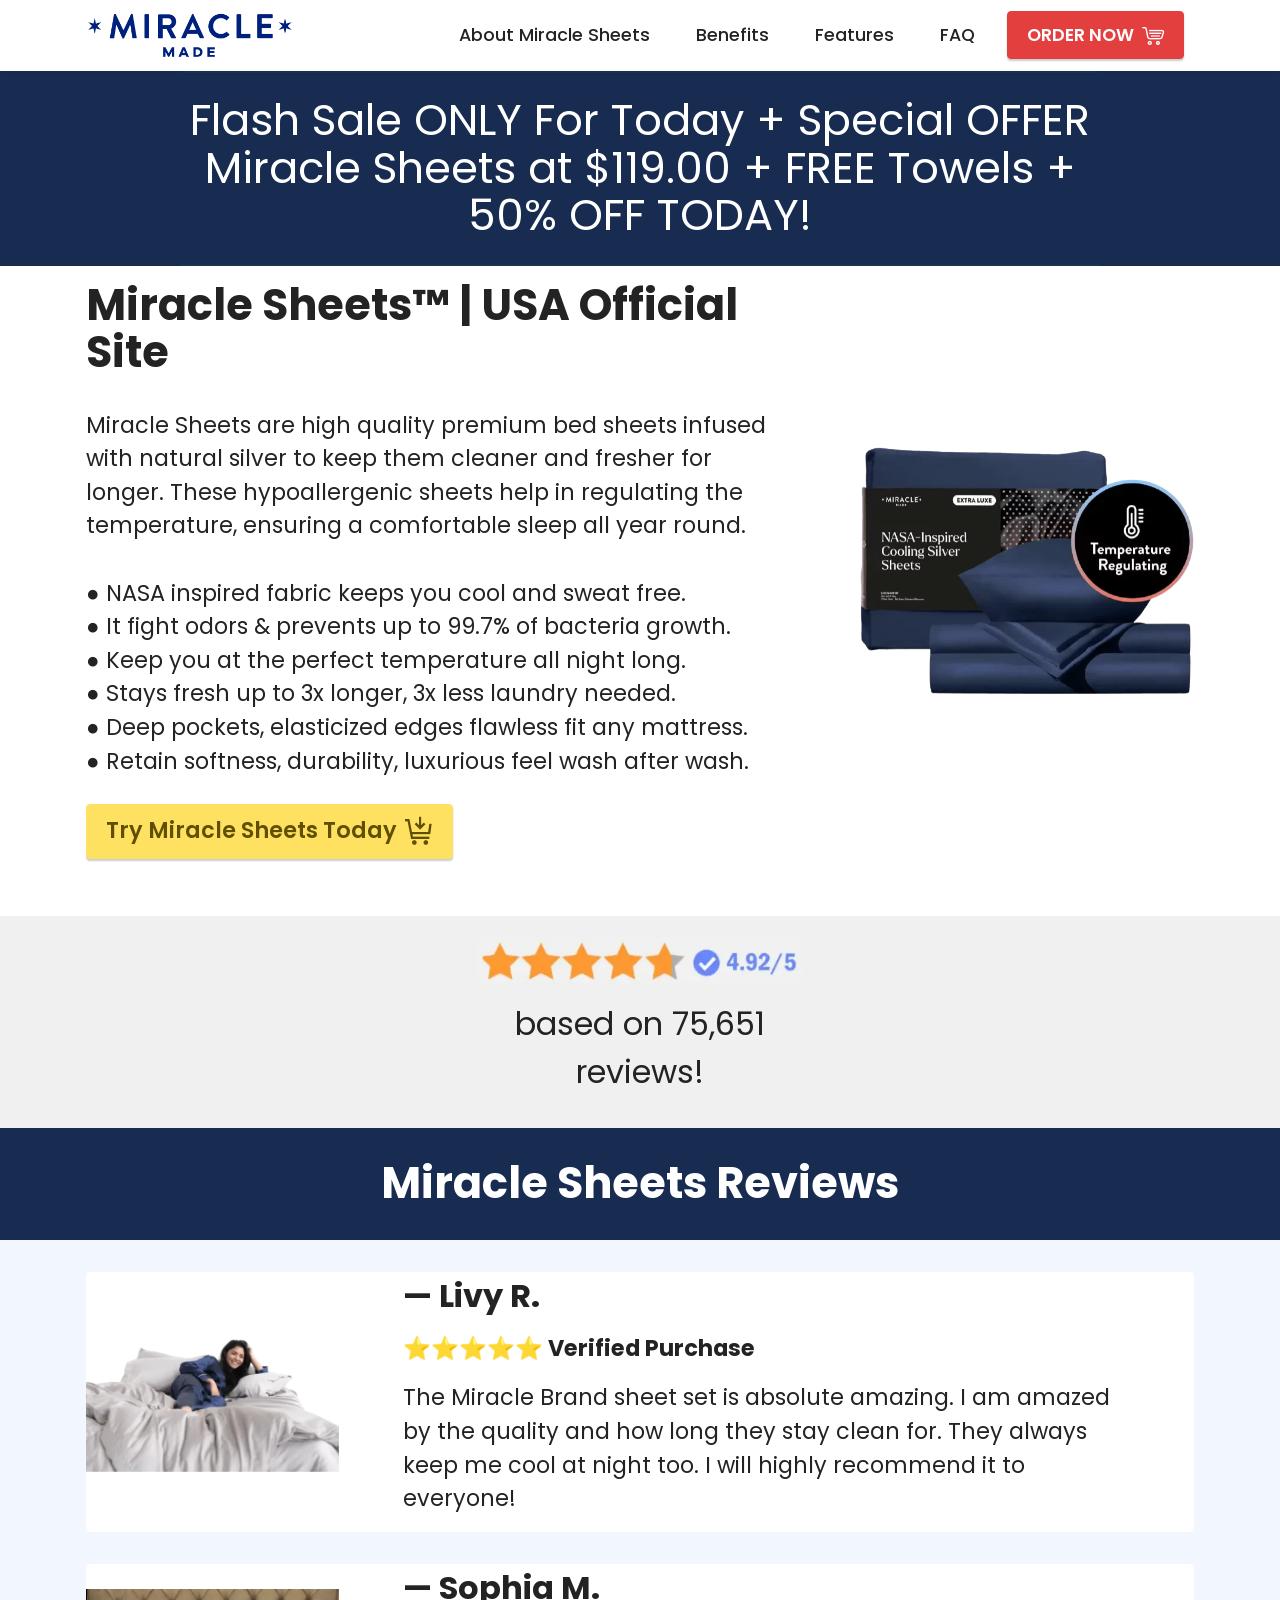
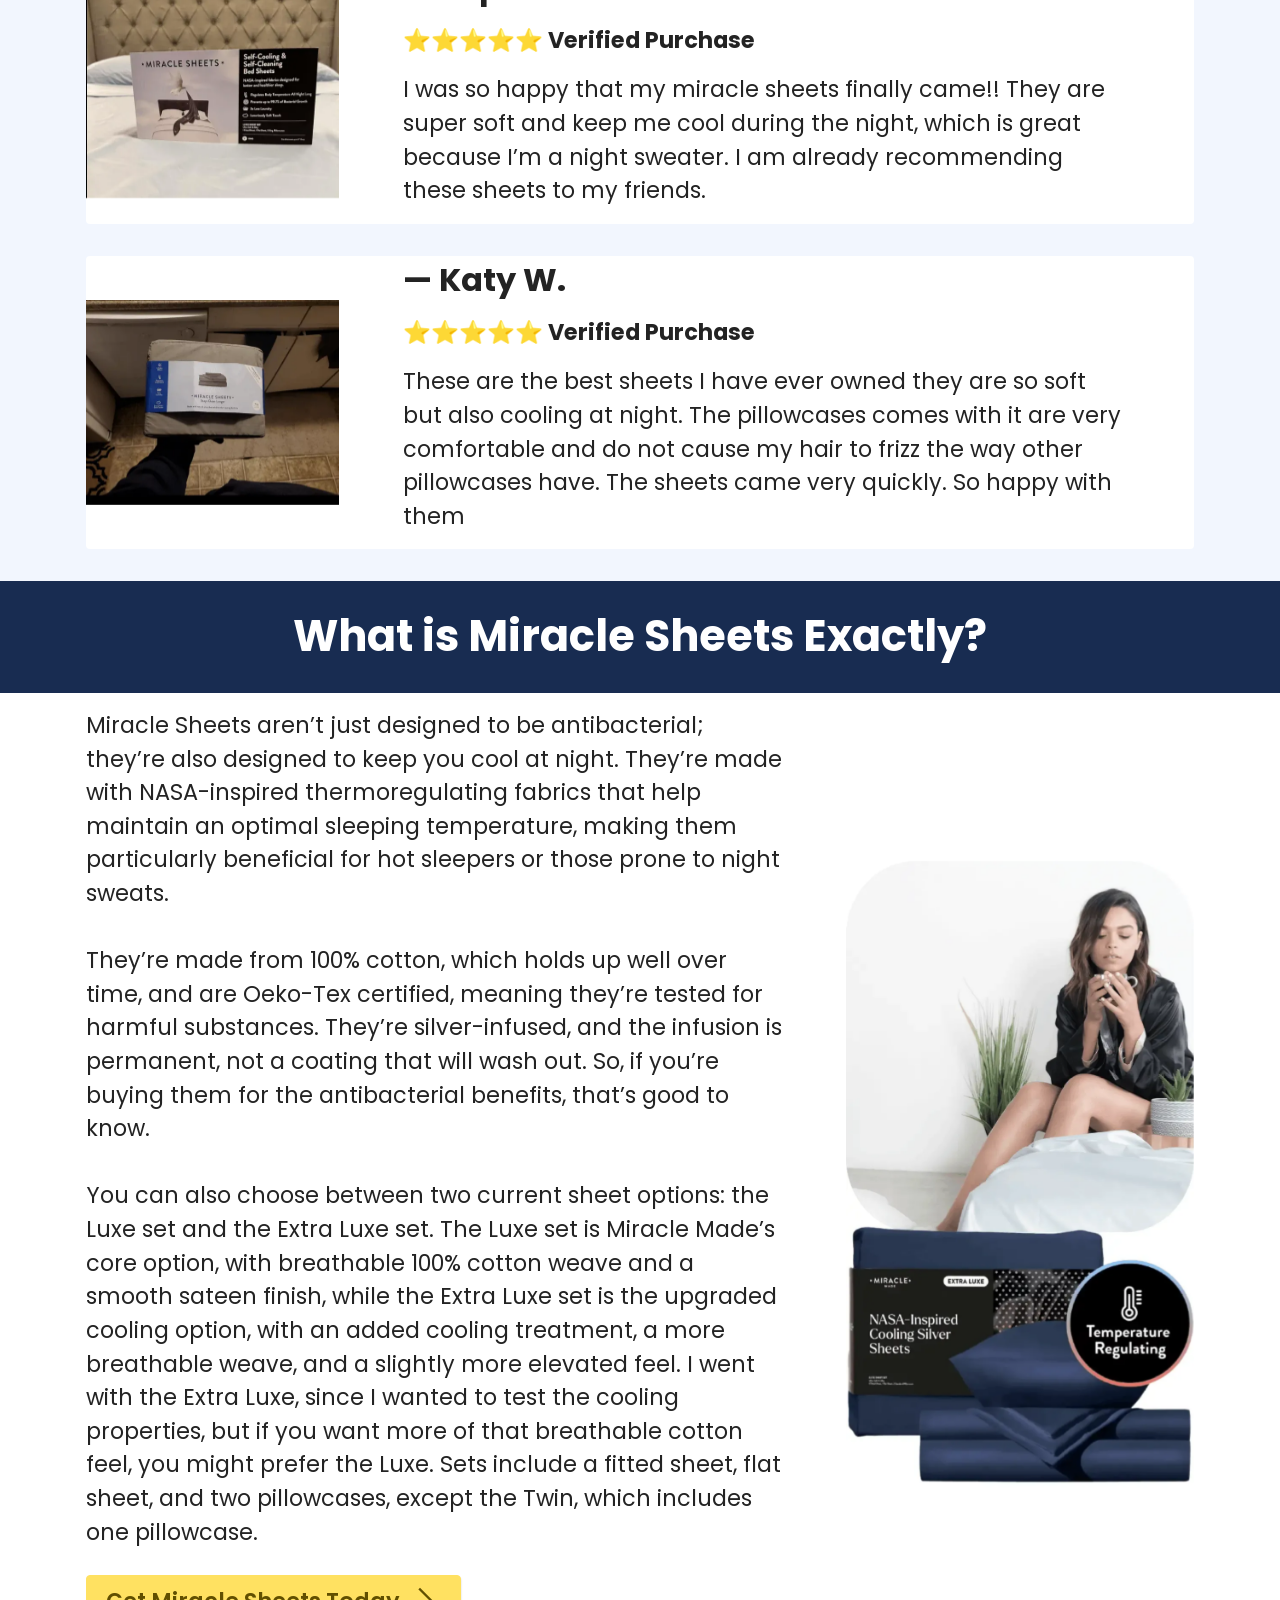
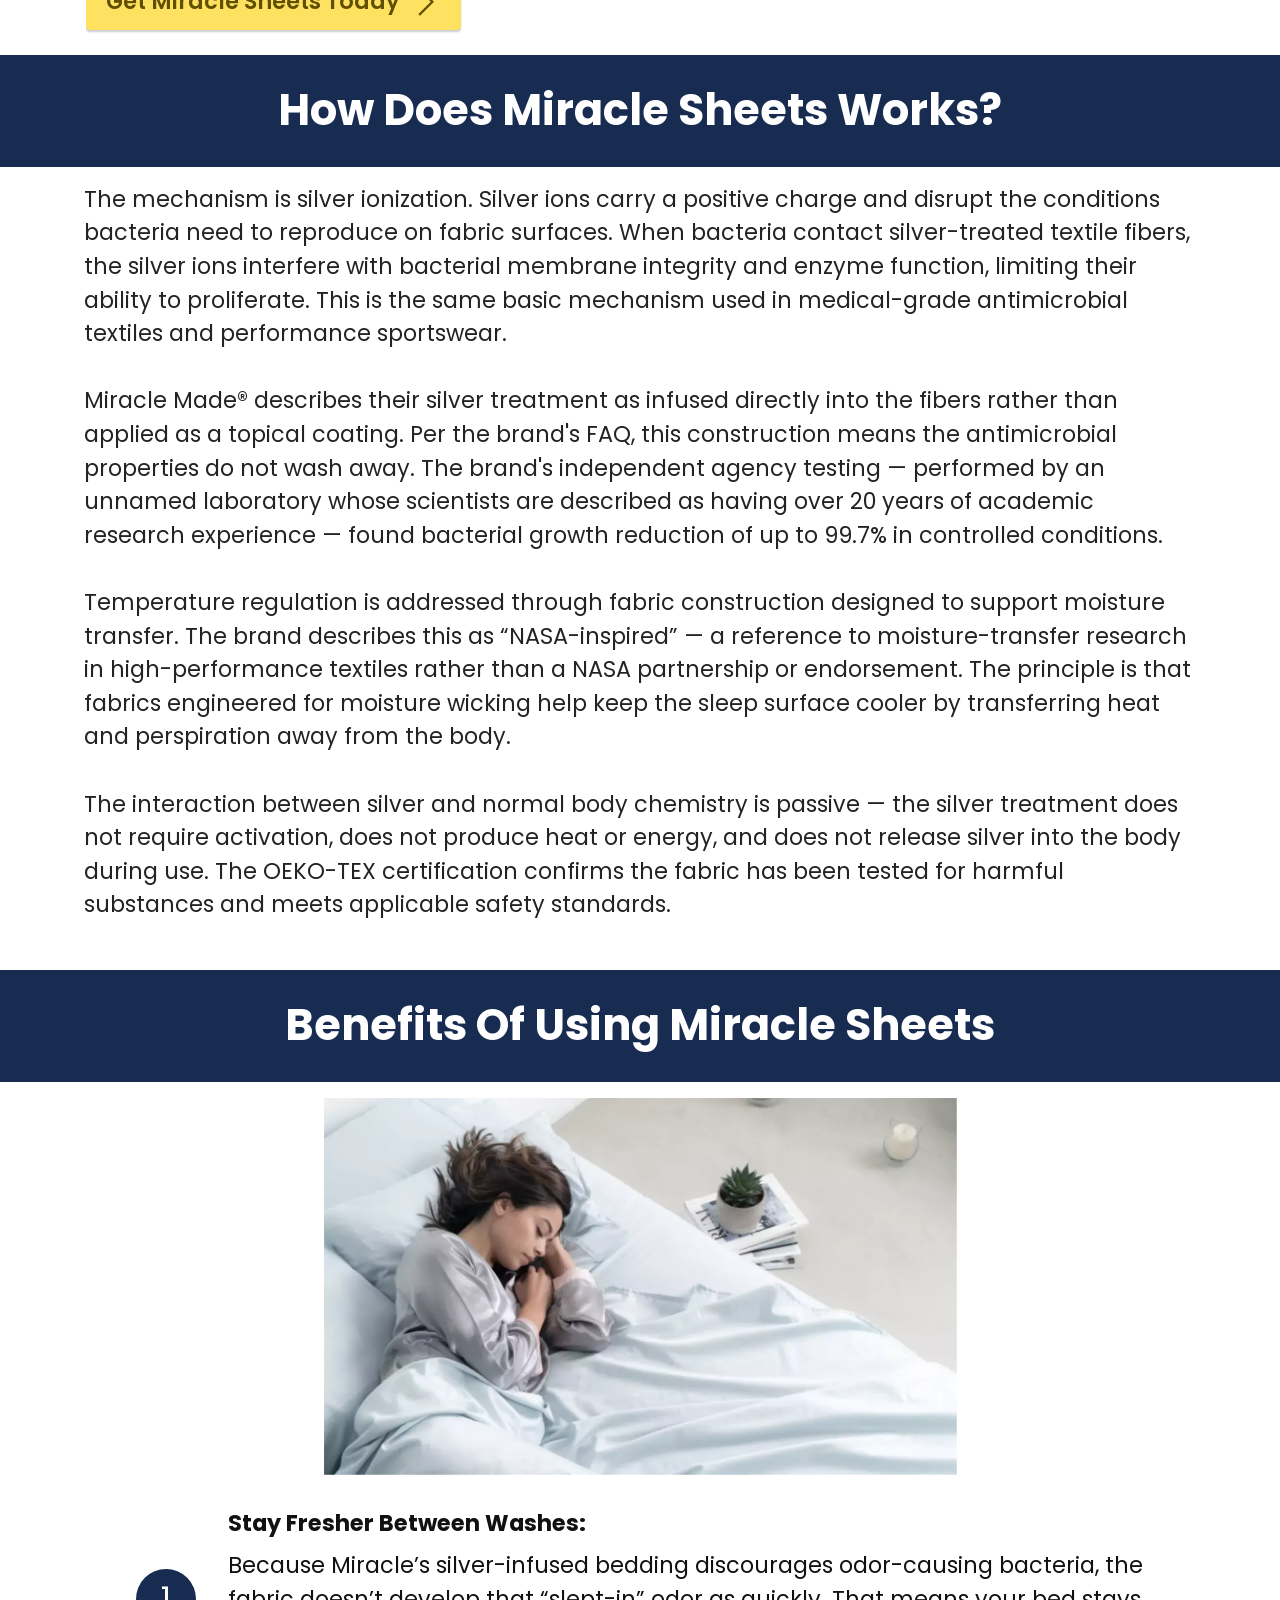
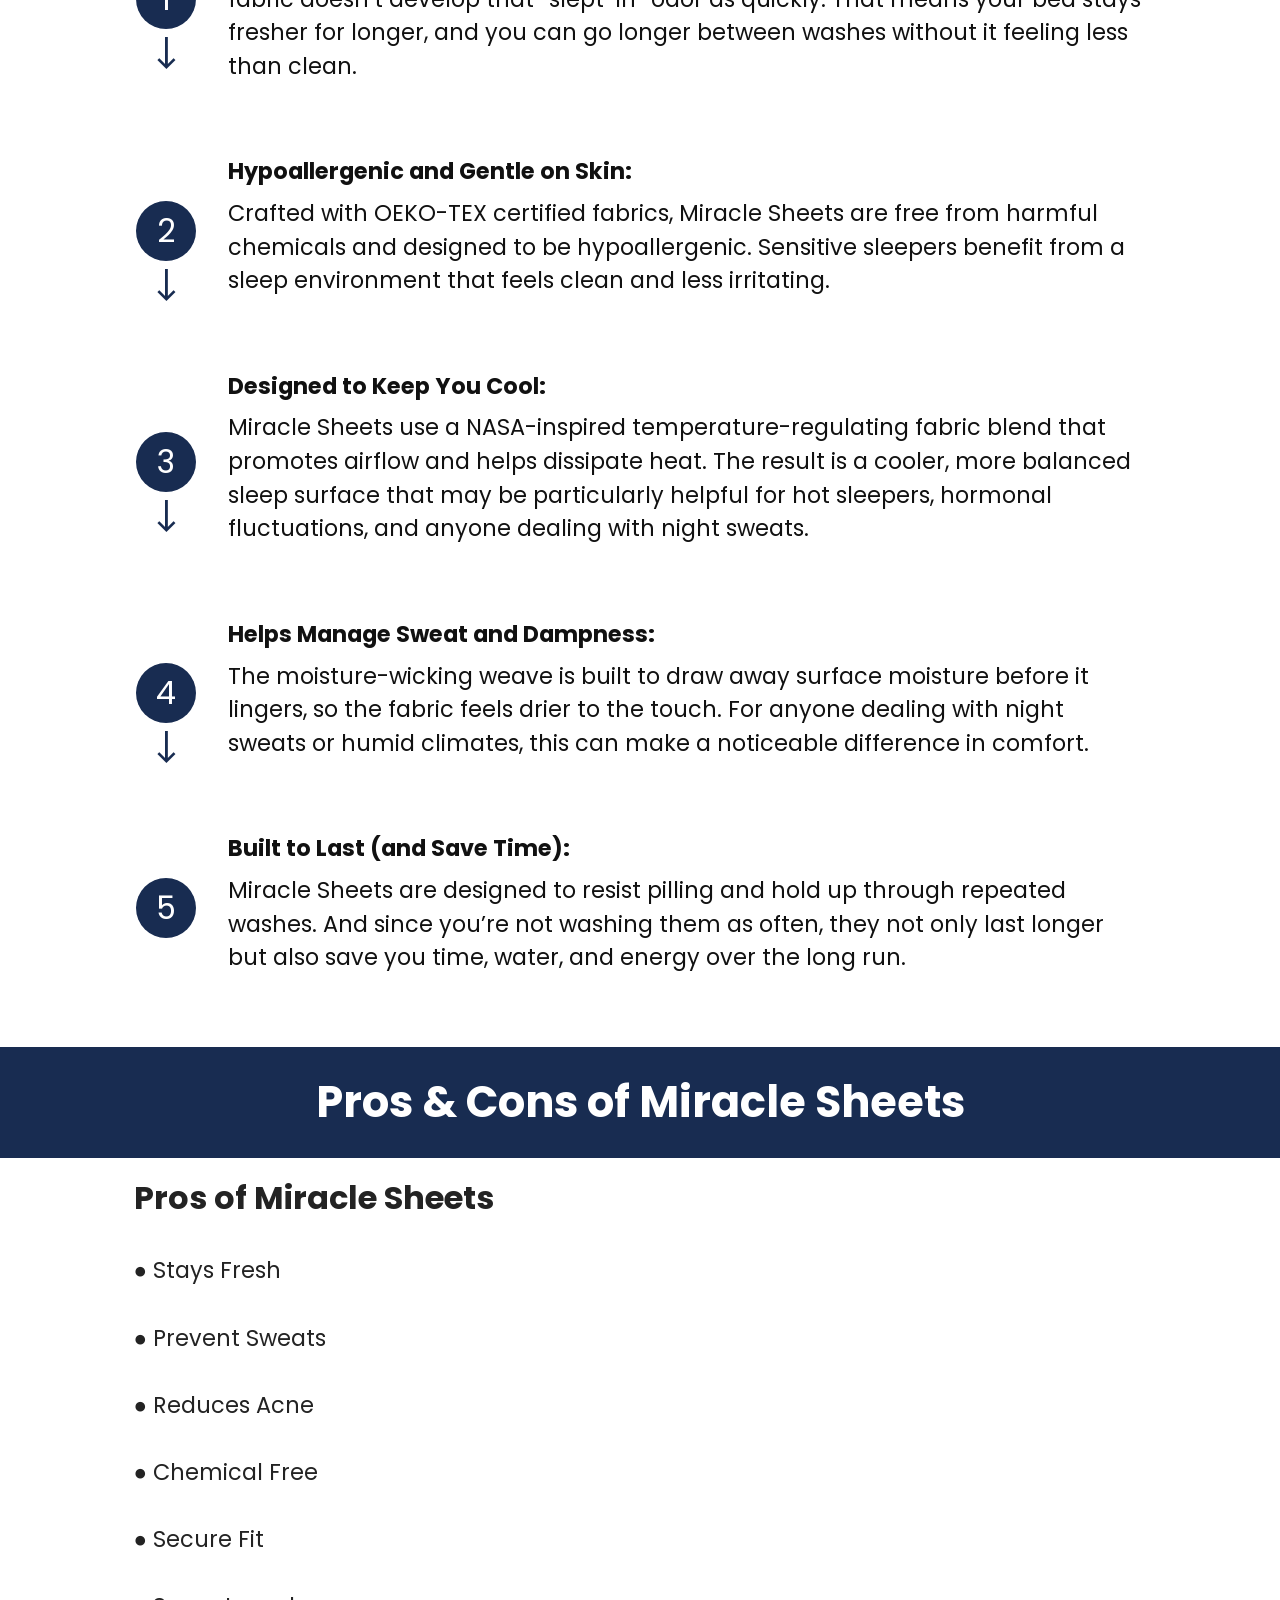
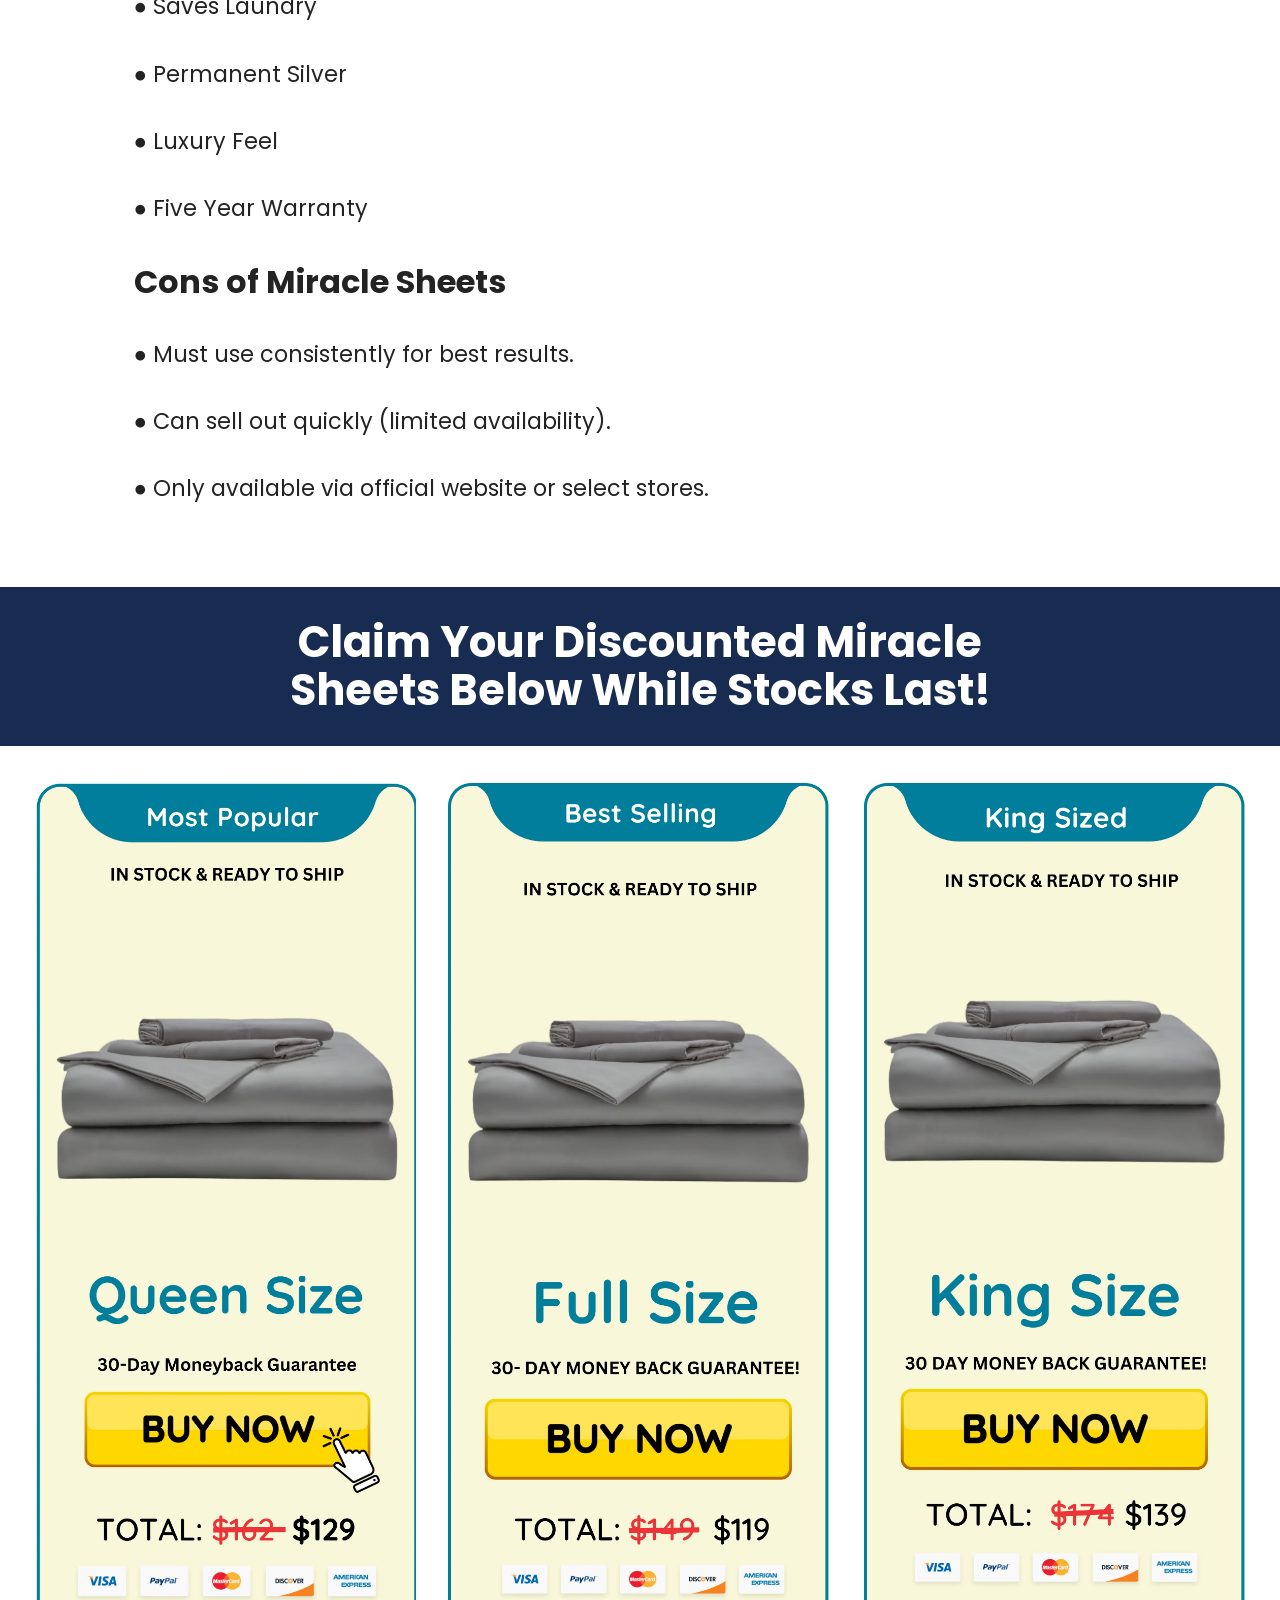
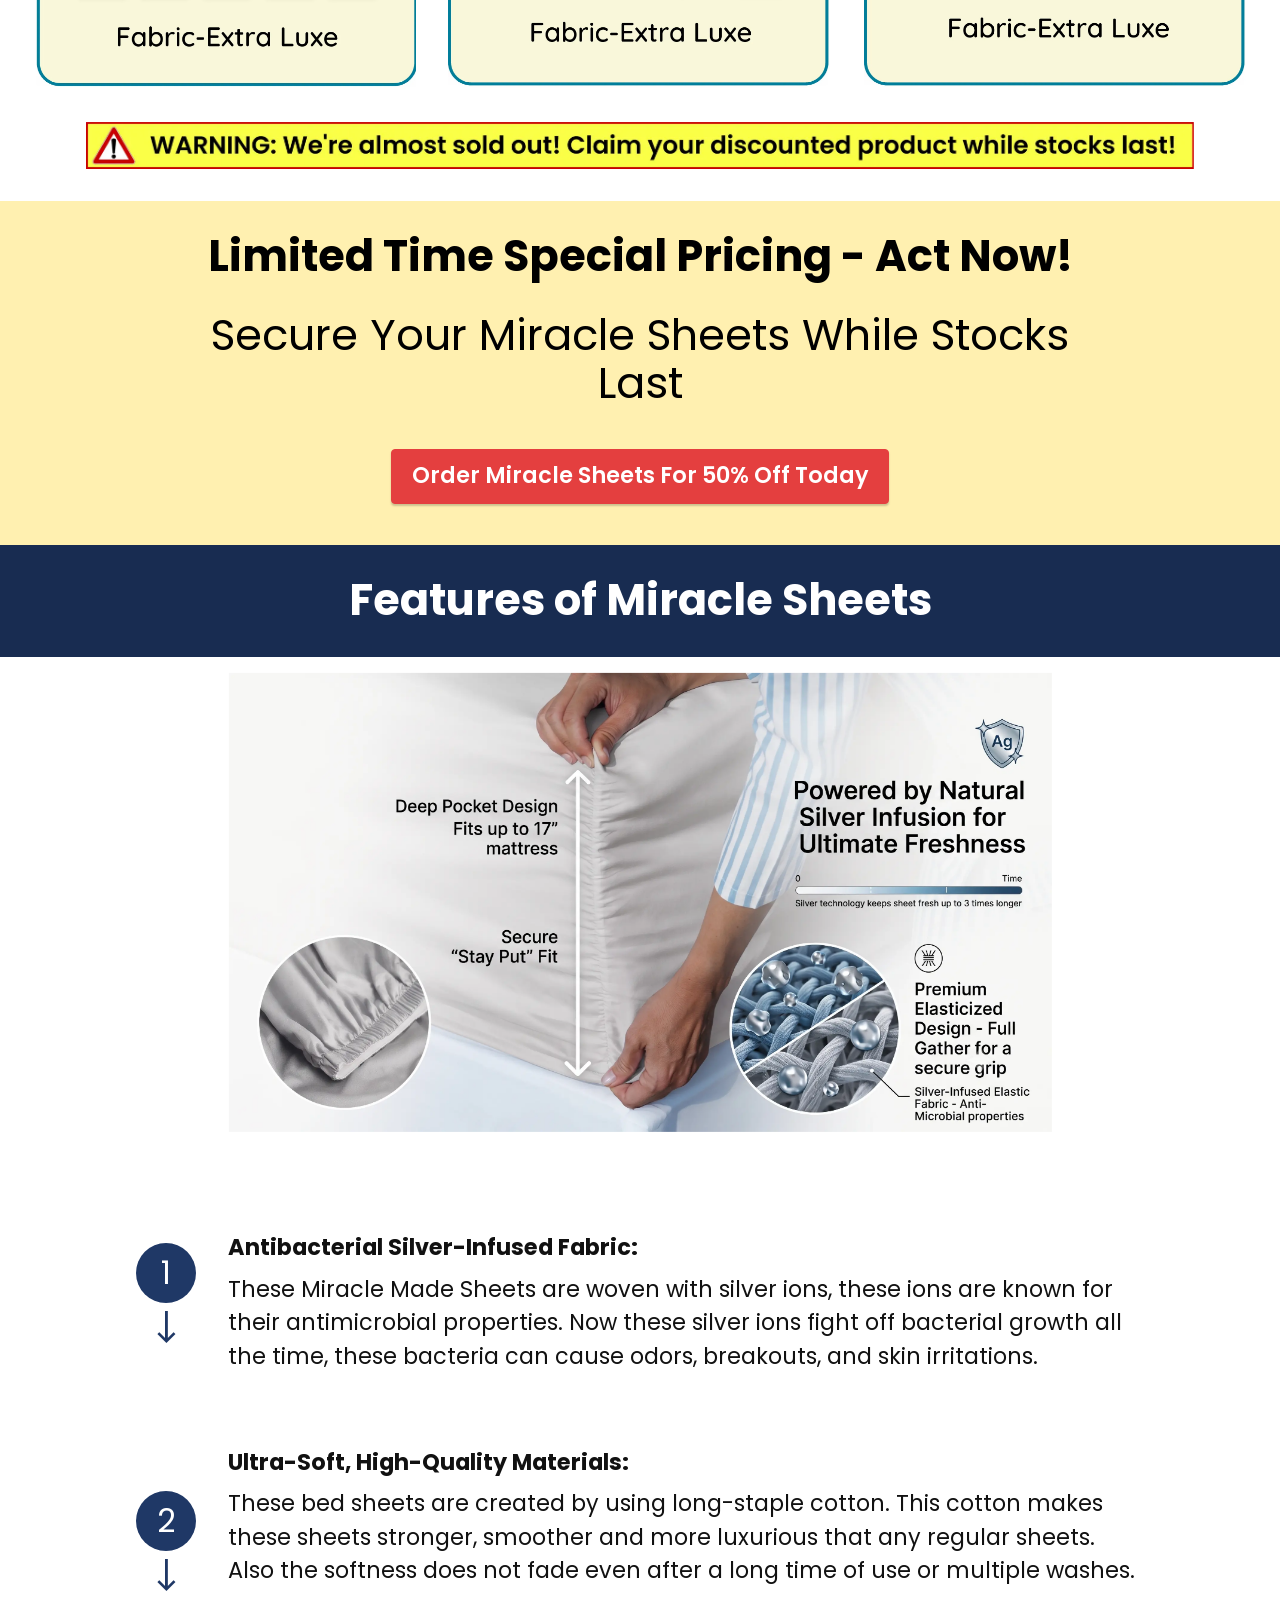
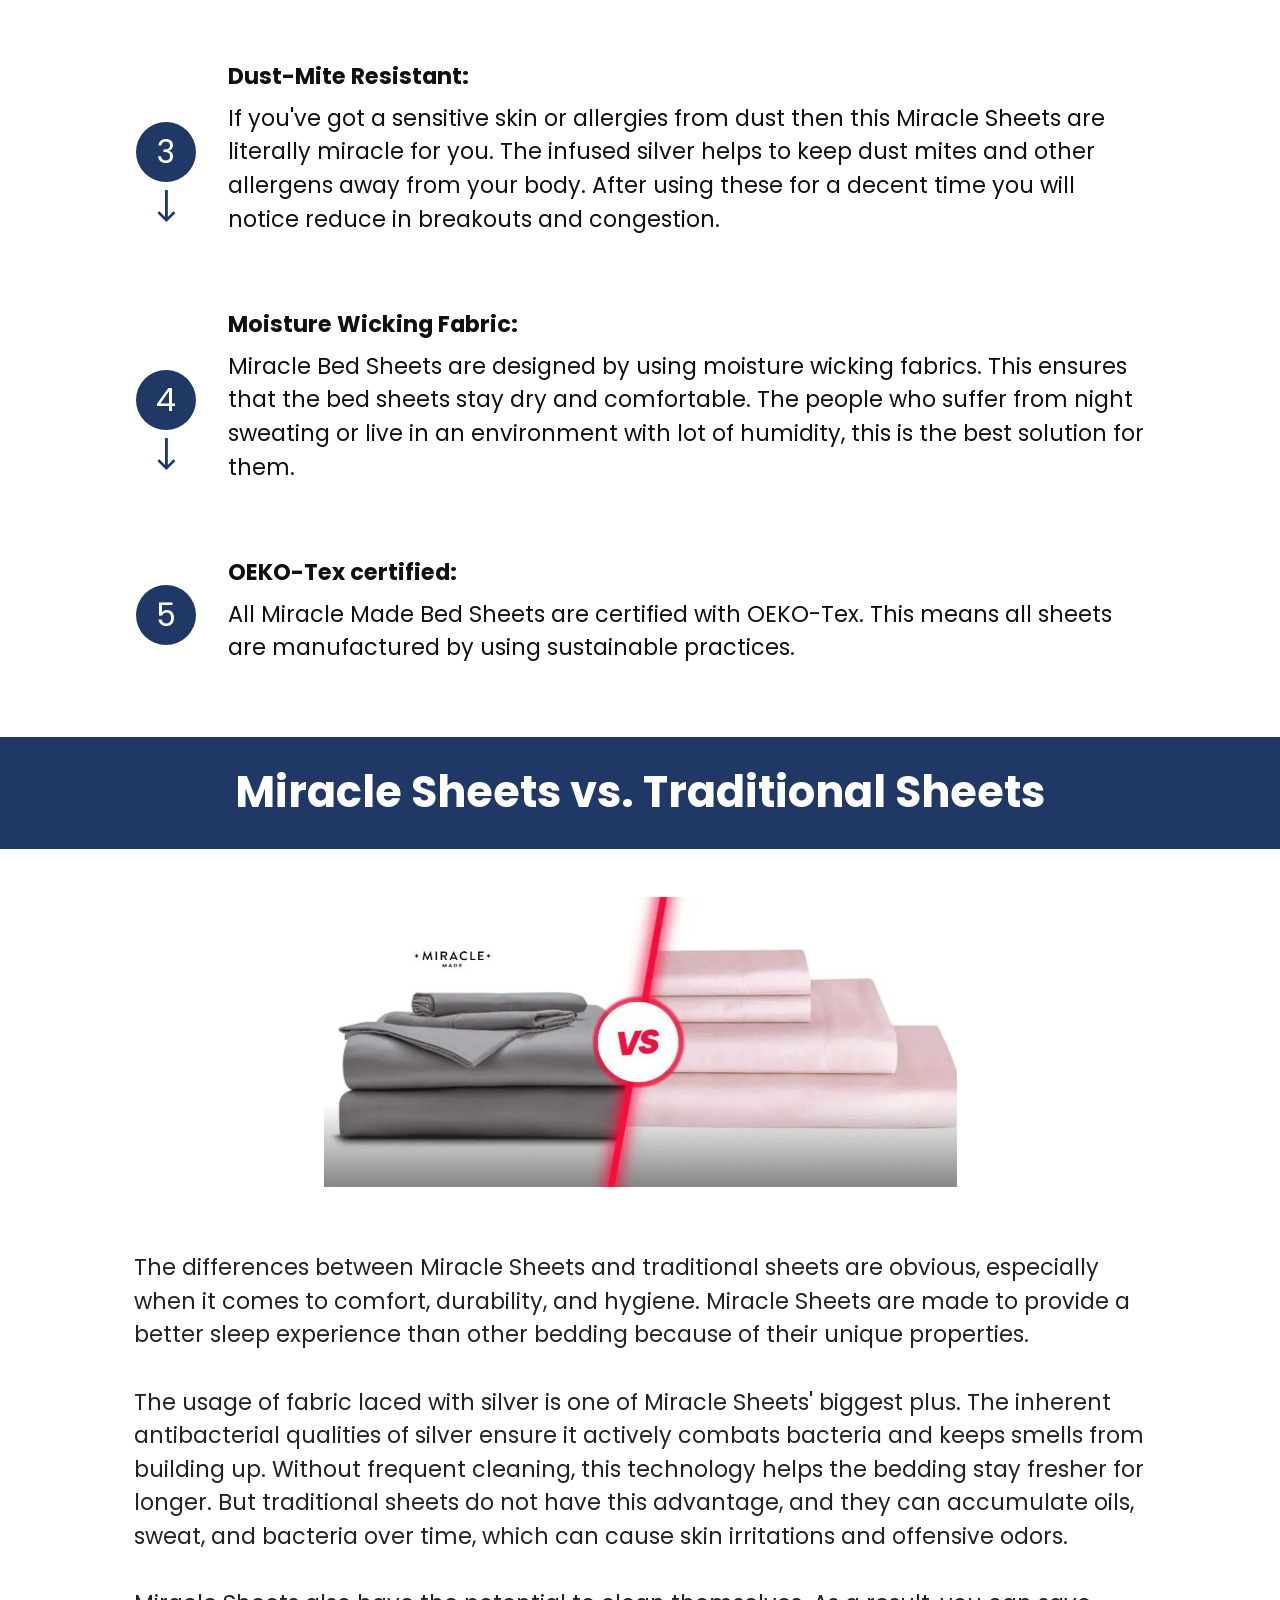
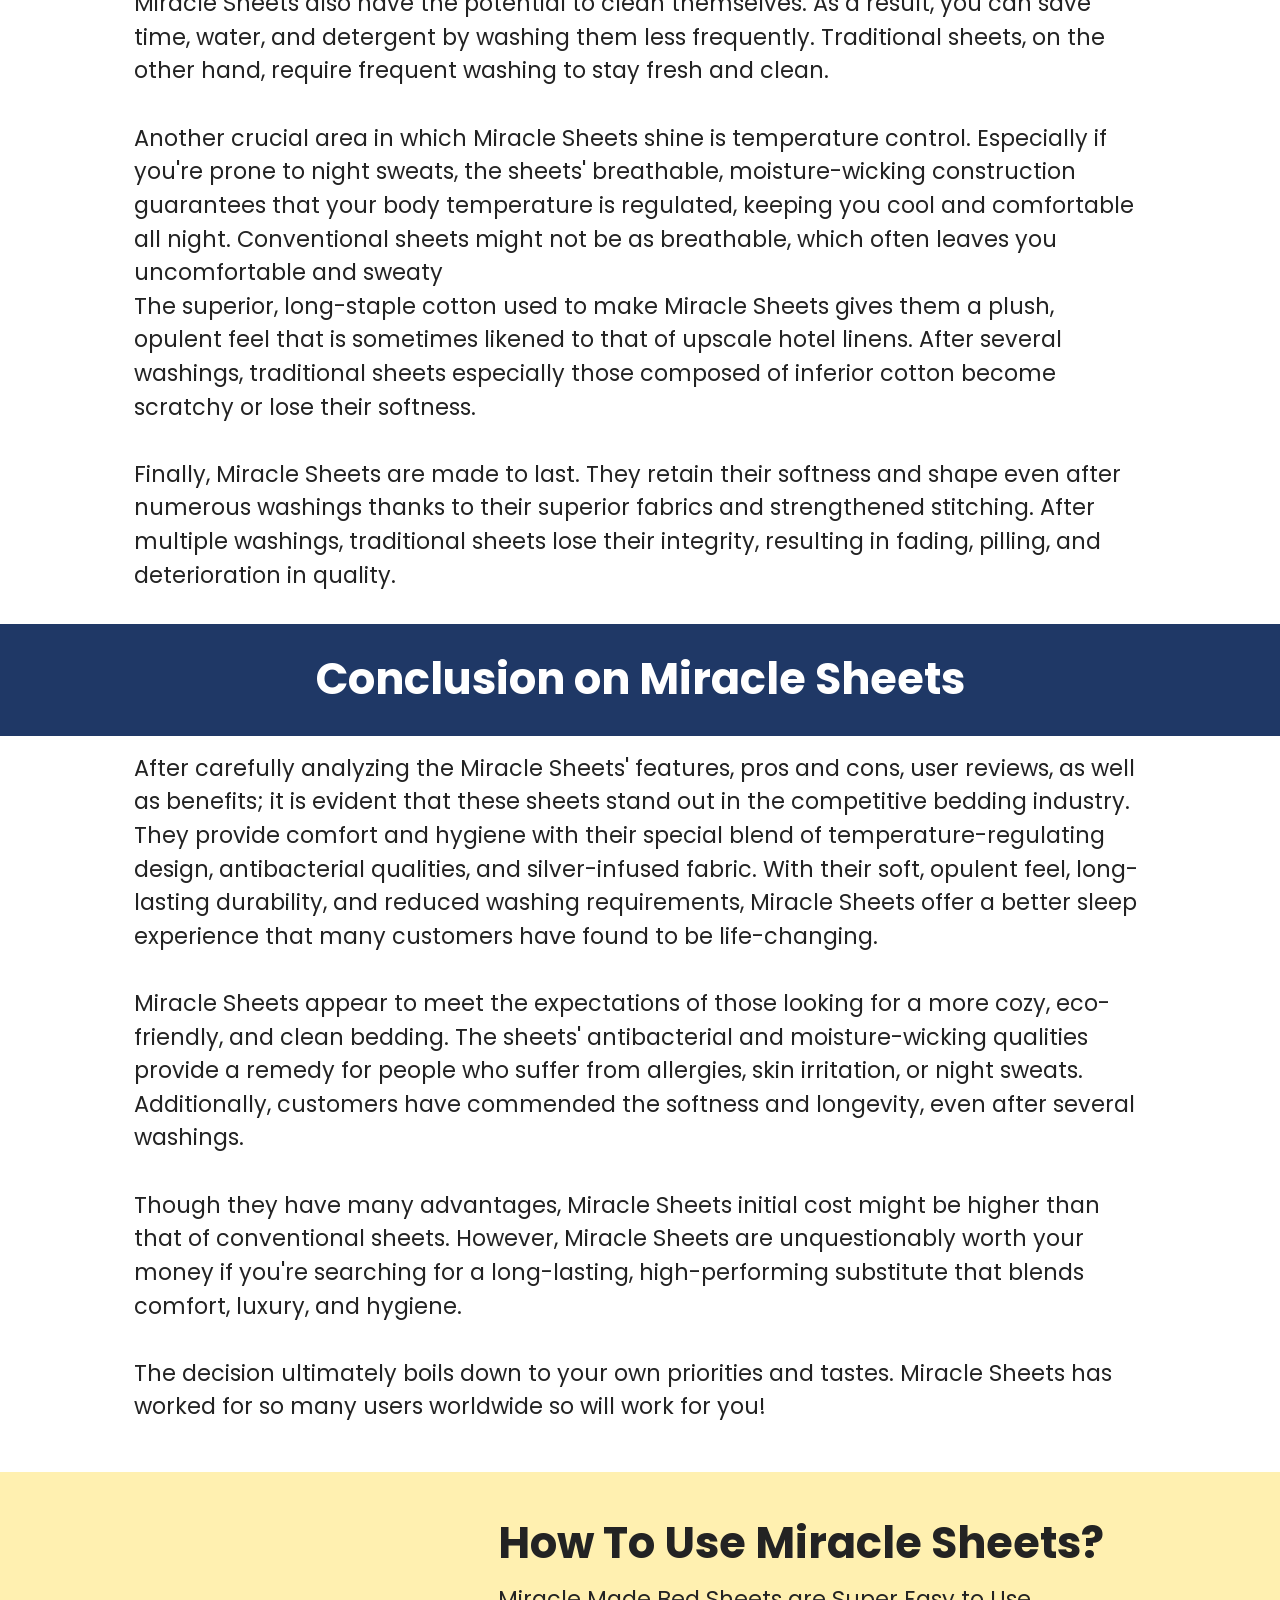
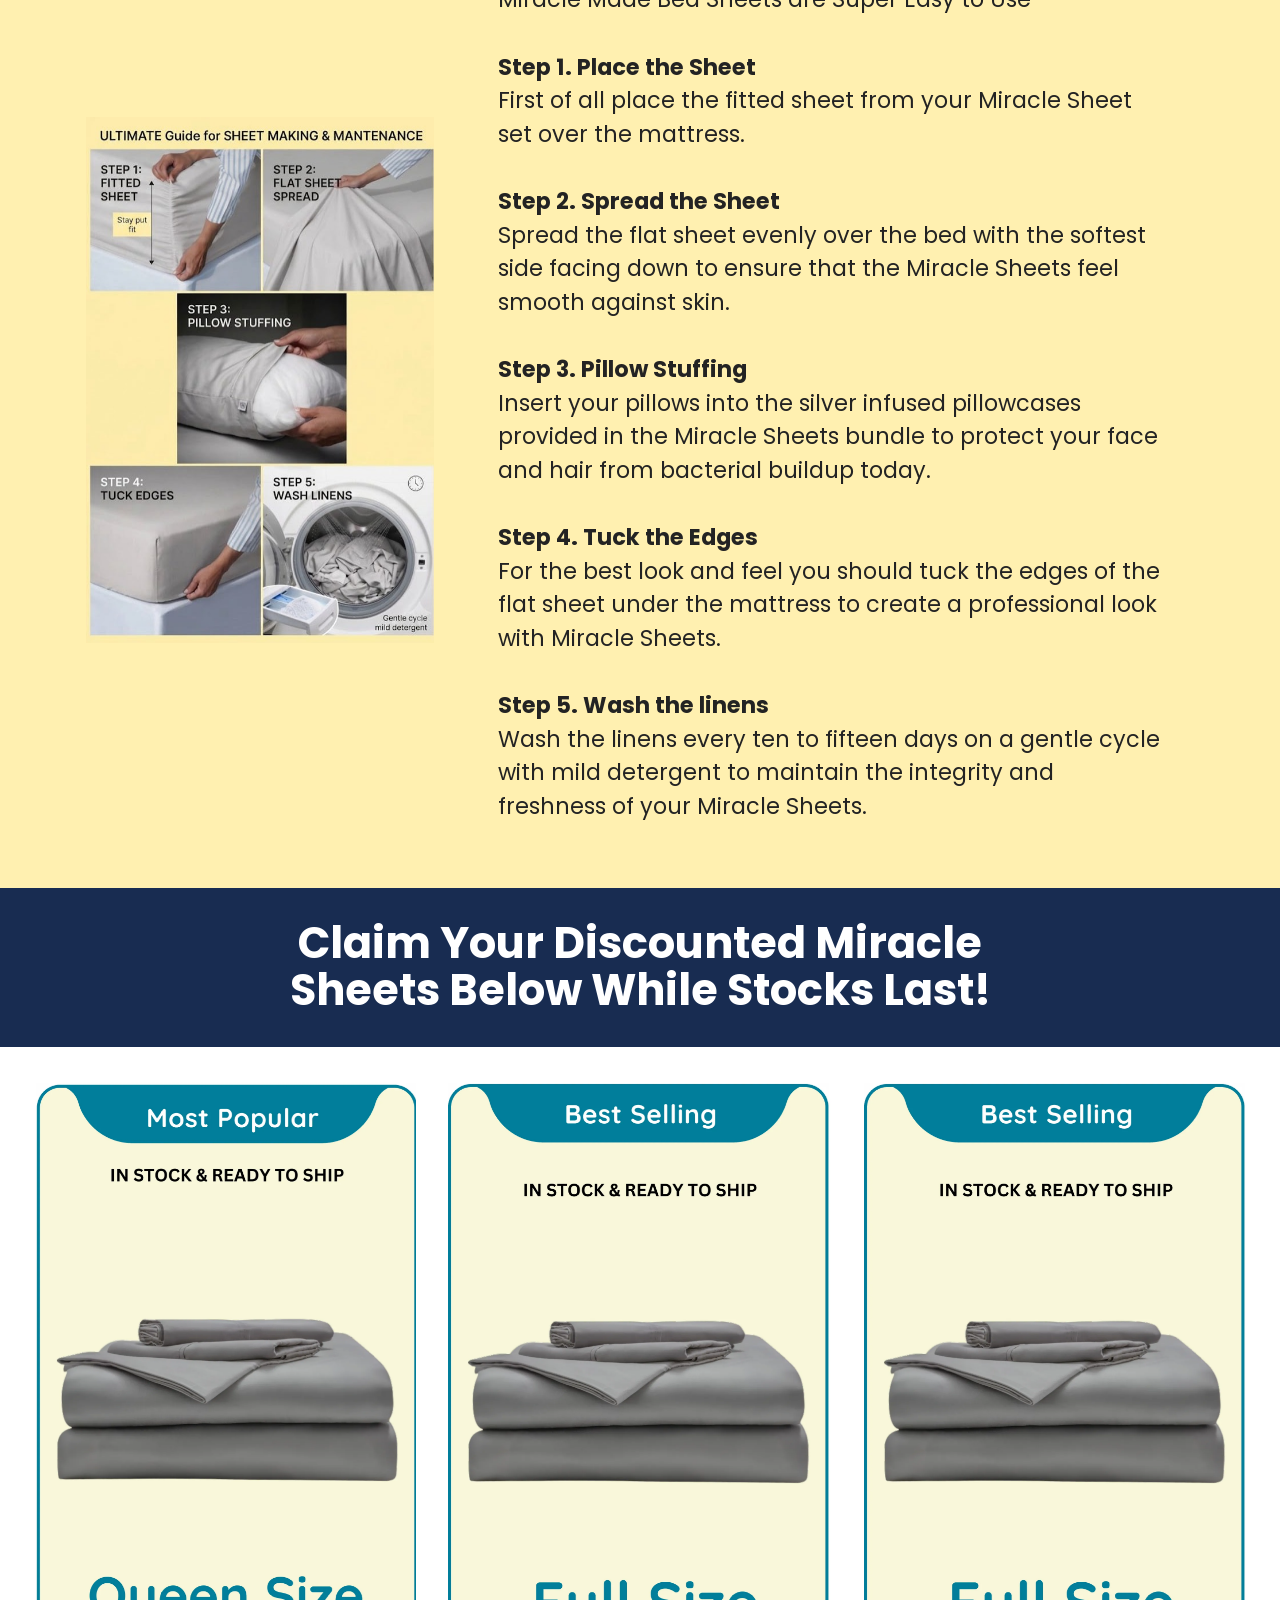
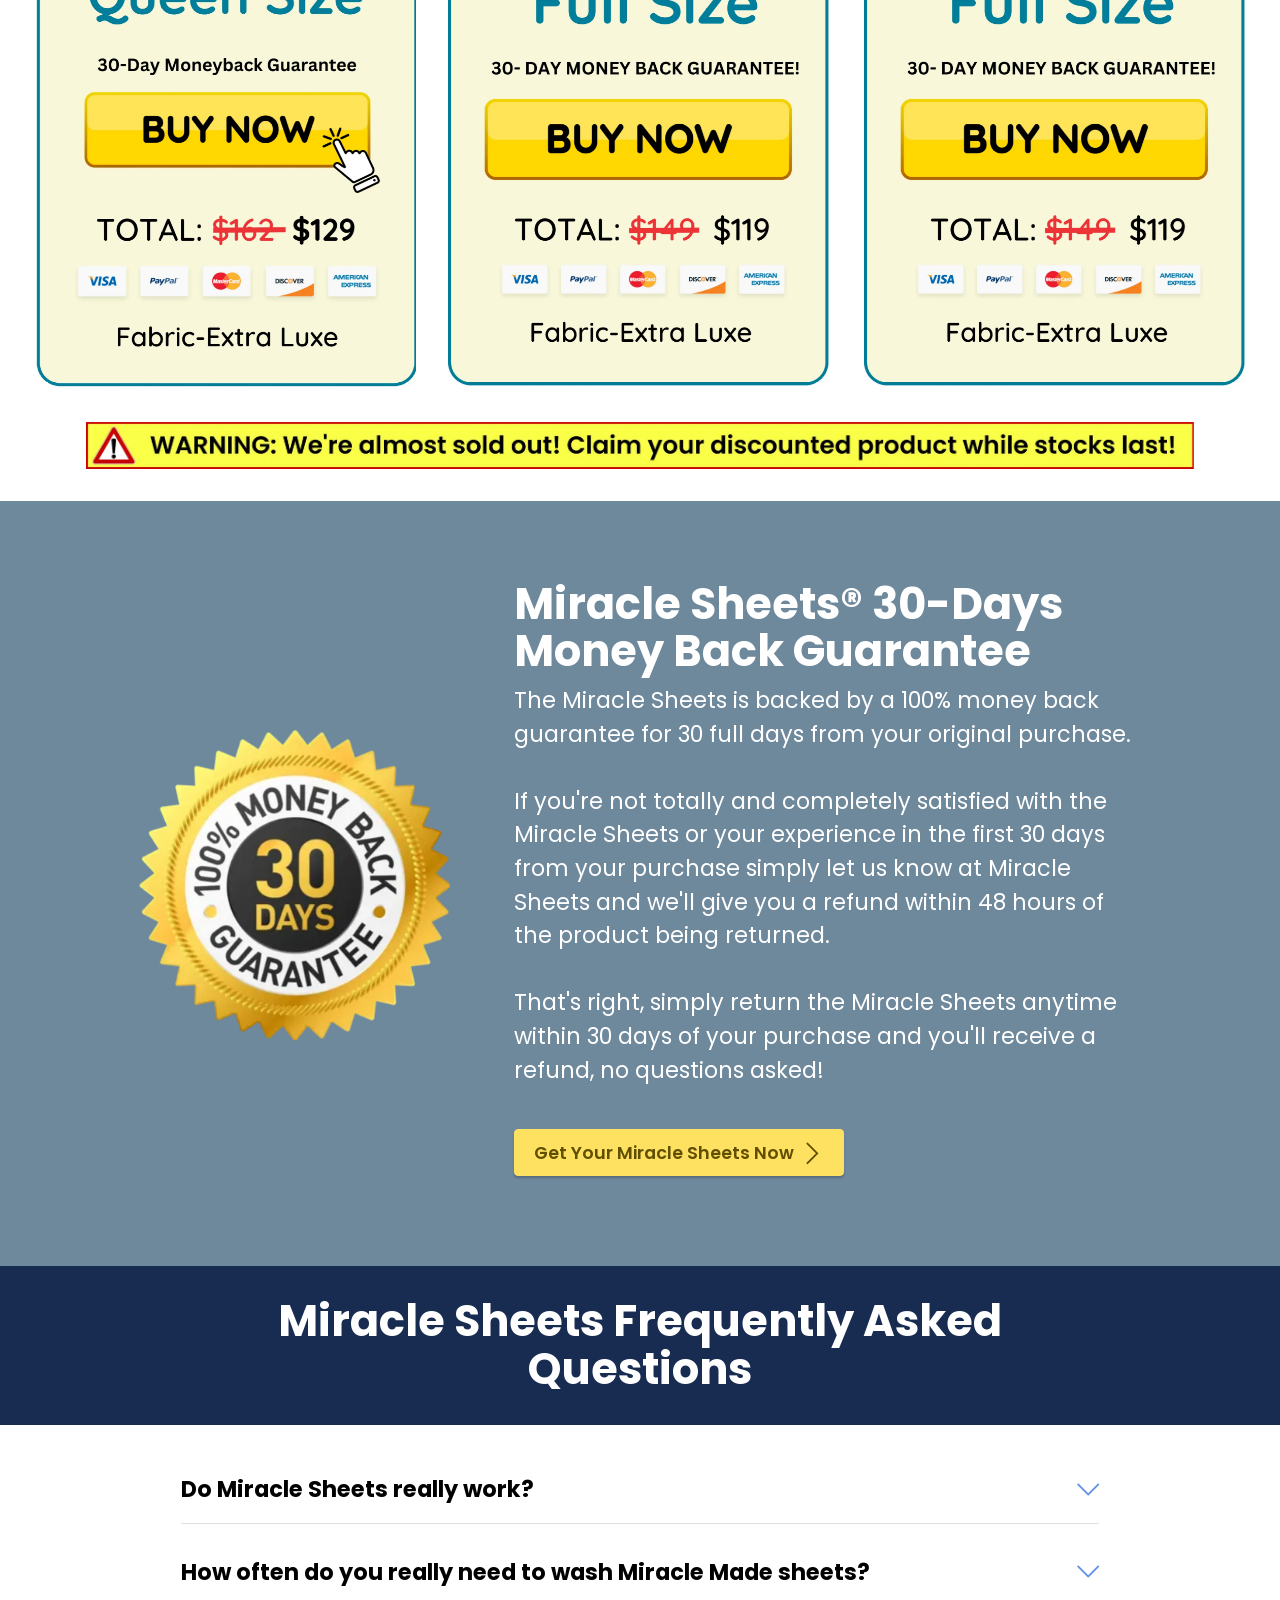
<file: index.html>
<!DOCTYPE html>
<html  >
<head>
  <meta charset="UTF-8">
  <meta http-equiv="X-UA-Compatible" content="IE=edge">
  <meta name="twitter:card" content="summary_large_image"/>
  <meta name="twitter:image:src" content="assets/images/index-meta.png">
  <meta property="og:image" content="assets/images/index-meta.png">
  <meta name="twitter:title" content="Miracle Sheets® | USA OFFICIAL SITE">
  <meta name="viewport" content="width=device-width, initial-scale=1, minimum-scale=1">
  <link rel="shortcut icon" href="assets/images/images201-128x128-1.png" type="image/x-icon">
  <meta content="miracle sheets, miraclesheets, miracle brand sheets, miracle made sheets, miracle sheets reviews, miracle sheets silver infused" name="keywords"/>
  <meta name="description" content="What are Miracle Sheets Exactly? Miracle Sheets are anti-bacterial bed sheets designed to provide you a comfortable and peaceful sleep.">
  
  
  <title>Miracle Sheets® | USA OFFICIAL SITE</title>
  <link rel="stylesheet" href="assets/web/assets/mobirise-icons2/mobirise2.css">
  <link rel="stylesheet" href="assets/web/assets/mobirise-icons-bold/mobirise-icons-bold.css">
  <link rel="stylesheet" href="assets/web/assets/mobirise-icons/mobirise-icons.css">
  <link rel="stylesheet" href="assets/bootstrap/css/bootstrap.min.css">
  <link rel="stylesheet" href="assets/animatecss/animate.css">
  <link rel="stylesheet" href="assets/dropdown/css/style.css">
  <link rel="stylesheet" href="assets/socicon/css/styles.css">
  <link rel="stylesheet" href="assets/theme/css/style.css">
  <link rel="preload" href="https://fonts.googleapis.com/css?family=Poppins:100,100i,200,200i,300,300i,400,400i,500,500i,600,600i,700,700i,800,800i,900,900i&display=swap" as="style" onload="this.onload=null;this.rel='stylesheet'">
  <noscript><link rel="stylesheet" href="https://fonts.googleapis.com/css?family=Poppins:100,100i,200,200i,300,300i,400,400i,500,500i,600,600i,700,700i,800,800i,900,900i&display=swap"></noscript>
  <link rel="preload" as="style" href="assets/mobirise/css/mbr-additional.css?v=J05Xhx"><link rel="stylesheet" href="assets/mobirise/css/mbr-additional.css?v=J05Xhx" type="text/css">

  
  
  
</head>
<body>
  
  <section data-bs-version="5.1" class="menu menu2 cid-tuC40mmOYC" once="menu" id="menu2-0">
    
    <nav class="navbar navbar-dropdown navbar-expand-lg">
        <div class="container">
            <div class="navbar-brand">
                <span class="navbar-logo">
                    <a href="https://offervault.website/rms.html">
                        <img src="assets/images/93698147-f37b-4ed8-a597-10789433d422.-ro19910000000015-fmpng-400x400.webp" alt="mirace-logo" style="height: 3rem;">
                    </a>
                </span>
                
            </div>
            <button class="navbar-toggler" type="button" data-toggle="collapse" data-bs-toggle="collapse" data-target="#navbarSupportedContent" data-bs-target="#navbarSupportedContent" aria-controls="navbarNavAltMarkup" aria-expanded="false" aria-label="Toggle navigation">
                <div class="hamburger">
                    <span></span>
                    <span></span>
                    <span></span>
                    <span></span>
                </div>
            </button>
            <div class="collapse navbar-collapse" id="navbarSupportedContent">
                <ul class="navbar-nav nav-dropdown" data-app-modern-menu="true"><li class="nav-item"><a class="nav-link link text-black display-4" href="index.html#info1-7">
                            About Miracle Sheets</a></li>
                    <li class="nav-item"><a class="nav-link link text-black display-4" href="index.html#info1-c">Benefits</a></li>
                    <li class="nav-item"><a class="nav-link link text-black display-4" href="index.html#info1-q">Features</a>
                    </li><li class="nav-item"><a class="nav-link link text-black display-4" href="index.html#info1-14">FAQ</a></li></ul>
                
                <div class="navbar-buttons mbr-section-btn"><a href="https://offervault.website/rms.html" class="btn btn-secondary display-4"><span class="mbrib-shopping-cart mbr-iconfont mbr-iconfont-btn"></span>ORDER NOW</a></div>
            </div>
        </div>
    </nav>
</section>

<section data-bs-version="5.1" class="content6 cid-uy4LnIjaWZ" id="content6-2a">
    
    <div class="container">
        <div class="row justify-content-center">
            <div class="col-md-12 col-lg-10">
                <hr class="line">
                <p class="mbr-text align-center mbr-fonts-style my-4 display-2">Flash Sale ONLY For Today + Special OFFER
<br>Miracle Sheets at $119.00 + FREE Towels + 50% OFF TODAY!<br></p>
                <hr class="line">
            </div>
        </div>
    </div>
</section>

<section data-bs-version="5.1" class="features18 cid-uOPuLo8M3d" id="features19-32">

    

    
    
    <div class="container">
        <div class="row justify-content-center">
            <div class="card col-12 col-lg">
                <div class="card-wrapper">
                    <h6 class="card-title mbr-fonts-style mb-4 display-2"><strong>Miracle Sheets™ | USA Official Site</strong></h6>
                    <p class="mbr-text mbr-fonts-style display-7">Miracle Sheets are high quality premium bed sheets infused with natural silver to keep them cleaner and fresher for longer. These hypoallergenic sheets help in regulating the temperature, ensuring a comfortable sleep all year round.<br>
<br>● NASA inspired fabric keeps you cool and sweat free.
<br>● It fight odors &amp; prevents up to 99.7% of bacteria growth.
<br>● Keep you at the perfect temperature all night long.
<br>● Stays fresh up to 3x longer, 3x less laundry needed.
<br>● Deep pockets, elasticized edges flawless fit any mattress.
<br>● Retain softness, durability, luxurious feel wash after wash.<br></p>
                    <div class="mbr-section-btn"><a href="https://offervault.website/rms.html" class="btn btn-warning display-7">Try Miracle Sheets Today<span class="mobi-mbri mobi-mbri-cart-add mbr-iconfont mbr-iconfont-btn"></span></a></div>
                </div>
            </div>
            <div class="col-12 col-lg-4">
                <div class="image-wrapper">
                    <img src="assets/images/imgi-1-miracle-sheets-buy-now.webp" alt="miracle-sheet-buy">
                </div>
            </div>
        </div>
    </div>
</section>

<section data-bs-version="5.1" class="image3 cid-tuCc3FF7ab" id="image3-4">
    

    
    

    <div class="container">
        <div class="row justify-content-center">
            <div class="col-12 col-lg-4">
                <div class="image-wrapper">
                    <img src="assets/images/screenshot-2024-07-04-202443-546x94.webp" alt="miracle-sheet-rating">
                    <p class="mbr-description mbr-fonts-style mt-2 align-center display-5">
                        based on 75,651 reviews!</p>
                </div>
            </div>
        </div>
    </div>
</section>

<section data-bs-version="5.1" class="info1 cid-tXlWRFYl4I" id="info1-1t">
    

    
    
    <div class="align-center container">
        <div class="row justify-content-center">
            <div class="col-12 col-lg-8">
                <h3 class="mbr-section-title mb-4 mbr-fonts-style display-2"><strong>Miracle Sheets Reviews</strong></h3>
                
                
            </div>
        </div>
    </div>
</section>

<section data-bs-version="5.1" class="team2 cid-tXlWVh4VZe" xmlns="http://www.w3.org/1999/html" id="team2-1u">
    

    
    
    <div class="container">
        <div class="card">
            <div class="card-wrapper">
                <div class="row align-items-center">
                    <div class="col-12 col-md-3">
                        <div class="image-wrapper">
                            <img src="assets/images/imgi-7-girl-lying-on-miracle-bed-sheets-1.webp" alt="review">
                        </div>
                    </div>
                    <div class="col-12 col-md">
                        <div class="card-box">
                            <h5 class="card-title mbr-fonts-style m-0 mb-3 display-5"><strong>— Livy R.</strong></h5>
                            <h6 class="card-subtitle mbr-fonts-style mb-3 display-7"><strong>⭐⭐⭐⭐⭐ Verified Purchase</strong></h6>
                            <p class="mbr-text mbr-fonts-style display-7">The Miracle Brand sheet set is absolute amazing. I am amazed by the quality and how long they stay clean for. They always keep me cool at night too. I will  highly recommend it to everyone!<br></p>
                            
                        </div>
                    </div>
                </div>
            </div>
        </div>
        <div class="card">
            <div class="card-wrapper">
                <div class="row align-items-center">
                    <div class="col-12 col-md-3">
                        <div class="image-wrapper">
                            <img src="assets/images/imgi-3-miracle-sheets-testimonial-1.webp" alt="review">
                        </div>
                    </div>
                    <div class="col-12 col-md">
                        <div class="card-box">
                            <h5 class="card-title mbr-fonts-style m-0 mb-3 display-5"><strong>— Sophia M.</strong></h5>
                            <h6 class="card-subtitle mbr-fonts-style mb-3 display-7"><strong>⭐⭐⭐⭐⭐ Verified Purchase</strong></h6>
                            <p class="mbr-text mbr-fonts-style display-7">I was so happy that my miracle sheets finally came!! They are super soft and keep me cool during the night, which is great because I’m a night sweater. I am already recommending these sheets to my friends.<br></p>
                            
                        </div>
                    </div>
                </div>
            </div>
        </div>
        <div class="card">
            <div class="card-wrapper">
                <div class="row align-items-center">
                    <div class="col-12 col-md-3">
                        <div class="image-wrapper">
                            <img src="assets/images/imgi-5-miracle-sheets-customer-testimonial-3.webp" alt="review">
                        </div>
                    </div>
                    <div class="col-12 col-md">
                        <div class="card-box">
                            <h5 class="card-title mbr-fonts-style m-0 mb-3 display-5"><strong>— Katy W.</strong></h5>
                            <h6 class="card-subtitle mbr-fonts-style mb-3 display-7"><strong>⭐⭐⭐⭐⭐ Verified Purchase</strong></h6>
                            <p class="mbr-text mbr-fonts-style display-7">These are the best sheets I have ever owned they are so soft but also cooling at night. The pillowcases comes with it are very comfortable and do not cause my hair to frizz the way other pillowcases have. The sheets came very quickly. So happy with them<br></p>
                            
                        </div>
                    </div>
                </div>
            </div>
        </div>
    </div>
</section>

<section data-bs-version="5.1" class="info1 cid-tuCg8wtQiJ" id="info1-7">
    

    
    
    <div class="align-center container">
        <div class="row justify-content-center">
            <div class="col-12 col-lg-8">
                <h3 class="mbr-section-title mb-4 mbr-fonts-style display-2"><strong>What is Miracle Sheets Exactly?</strong></h3>
                
                
            </div>
        </div>
    </div>
</section>

<section data-bs-version="5.1" class="features18 cid-urbRHC6PPh" id="features19-29">

    

    
    
    <div class="container">
        <div class="row justify-content-center">
            <div class="card col-12 col-lg">
                <div class="card-wrapper">
                    
                    <p class="mbr-text mbr-fonts-style display-7">Miracle Sheets aren’t just designed to be antibacterial; they’re also designed to keep you cool at night. They’re made with NASA-inspired thermoregulating fabrics that help maintain an optimal sleeping temperature, making them particularly beneficial for hot sleepers or those prone to night sweats.
<br>
<br>They’re made from 100% cotton, which holds up well over time, and are Oeko-Tex certified, meaning they’re tested for harmful substances. They’re silver-infused, and the infusion is permanent, not a coating that will wash out. So, if you’re buying them for the antibacterial benefits, that’s good to know. 
<br>
<br>You can also choose between two current sheet options: the Luxe set and the Extra Luxe set. The Luxe set is Miracle Made’s core option, with breathable 100% cotton weave and a smooth sateen finish, while the Extra Luxe set is the upgraded cooling option, with an added cooling treatment, a more breathable weave, and a slightly more elevated feel. I went with the Extra Luxe, since I wanted to test the cooling properties, but if you want more of that breathable cotton feel, you might prefer the Luxe. Sets include a fitted sheet, flat sheet, and two pillowcases, except the Twin, which includes one pillowcase.<br></p>
                    <div class="mbr-section-btn"><a href="https://offervault.website/rms.html" class="btn btn-warning display-7"><span class="mobi-mbri mobi-mbri-arrow-next mbr-iconfont mbr-iconfont-btn"></span>Get Miracle Sheets Today&nbsp;</a></div>
                </div>
            </div>
            <div class="col-12 col-lg-4">
                <div class="image-wrapper">
                    <img src="assets/images/imgi-11-untitled-design-14-815x1467.webp" alt="what-is-miracle-sheet">
                </div>
            </div>
        </div>
    </div>
</section>

<section data-bs-version="5.1" class="info1 cid-tuChEAIpRc" id="info1-a">
    

    
    
    <div class="align-center container-fluid">
        <div class="row justify-content-center">
            <div class="col-12 col-lg-8">
                <h3 class="mbr-section-title mb-4 mbr-fonts-style display-2"><strong>How Does Miracle Sheets Works?</strong></h3>
                
                
            </div>
        </div>
    </div>
</section>

<section data-bs-version="5.1" class="content5 cid-tuChTgCHQh" id="content5-b">
    
    <div class="container-fluid">
        <div class="row justify-content-center">
            <div class="col-md-12 col-lg-11">
                
                
                <p class="mbr-text mbr-fonts-style display-7">The mechanism is silver ionization. Silver ions carry a positive charge and disrupt the conditions bacteria need to reproduce on fabric surfaces. When bacteria contact silver-treated textile fibers, the silver ions interfere with bacterial membrane integrity and enzyme function, limiting their ability to proliferate. This is the same basic mechanism used in medical-grade antimicrobial textiles and performance sportswear.
<br>
<br>Miracle Made® describes their silver treatment as infused directly into the fibers rather than applied as a topical coating. Per the brand's FAQ, this construction means the antimicrobial properties do not wash away. The brand's independent agency testing — performed by an unnamed laboratory whose scientists are described as having over 20 years of academic research experience — found bacterial growth reduction of up to 99.7% in controlled conditions.
<br>
<br>Temperature regulation is addressed through fabric construction designed to support moisture transfer. The brand describes this as “NASA-inspired” — a reference to moisture-transfer research in high-performance textiles rather than a NASA partnership or endorsement. The principle is that fabrics engineered for moisture wicking help keep the sleep surface cooler by transferring heat and perspiration away from the body.
<br>
<br>The interaction between silver and normal body chemistry is passive — the silver treatment does not require activation, does not produce heat or energy, and does not release silver into the body during use. The OEKO-TEX certification confirms the fabric has been tested for harmful substances and meets applicable safety standards.<br></p>
            </div>
        </div>
    </div>
</section>

<section data-bs-version="5.1" class="info1 cid-tuCicrrlfM" id="info1-c">
    

    
    
    <div class="align-center container-fluid">
        <div class="row justify-content-center">
            <div class="col-12 col-lg-8">
                <h3 class="mbr-section-title mb-4 mbr-fonts-style display-2"><strong>Benefits Of Using Miracle Sheets</strong></h3>
                
                
            </div>
        </div>
    </div>
</section>

<section data-bs-version="5.1" class="image3 cid-uy5ggFQE6O" id="image3-2f">
    

    
    

    <div class="container">
        <div class="row justify-content-center">
            <div class="col-12 col-lg-7">
                <div class="image-wrapper">
                    <img src="assets/images/imgi-8-girl-sleeping-on-miracle-sheets.webp" alt="benefit">
                    
                </div>
            </div>
        </div>
    </div>
</section>

<section data-bs-version="5.1" class="features19 cid-tuCijVFmr1" id="features20-d">

    

    
    
    <div class="container-fluid">
        <div class="row justify-content-center">
            
            <div class="col-12 col-md-10">
                <div class="item mbr-flex">
                    <div class="icon-box">
                        <span class="step-number mbr-fonts-style display-5">1</span>
                    </div>
                    <div class="text-box">
                        <h4 class="icon-title card-title mbr-black mbr-fonts-style display-7"><strong>Stay Fresher Between Washes:</strong></h4>
                        <h5 class="icon-text mbr-black mbr-fonts-style display-7">Because Miracle’s silver-infused bedding discourages odor-causing bacteria, the fabric doesn’t develop that “slept-in” odor as quickly. That means your bed stays fresher for longer, and you can go longer between washes without it feeling less than clean.</h5>
                    </div>
                </div>
                <div class="item mbr-flex">
                    <div class="icon-box">
                        <span class="step-number mbr-fonts-style display-5">2</span>
                    </div>
                    <div class="text-box">
                        <h4 class="icon-title card-title mbr-black mbr-fonts-style display-7"><strong>Hypoallergenic and Gentle on Skin:</strong></h4>
                        <h5 class="icon-text mbr-black mbr-fonts-style display-7">Crafted with OEKO-TEX certified fabrics, Miracle Sheets are free from harmful chemicals and designed to be hypoallergenic. Sensitive sleepers benefit from a sleep environment that feels clean and less irritating.</h5>
                    </div>
                </div>
                <div class="item mbr-flex">
                    <div class="icon-box">
                        <span class="step-number mbr-fonts-style display-5">3</span>
                    </div>
                    <div class="text-box">
                        <h4 class="icon-title card-title mbr-black mbr-fonts-style display-7"><strong>Designed to Keep You Cool:</strong></h4>
                        <h5 class="icon-text mbr-black mbr-fonts-style display-7">Miracle Sheets use a NASA-inspired temperature-regulating fabric blend that promotes airflow and helps dissipate heat. The result is a cooler, more balanced sleep surface that may be particularly helpful for hot sleepers, hormonal fluctuations, and anyone dealing with night sweats.</h5>
                    </div>
                </div>
                <div class="item mbr-flex">
                    <div class="icon-box">
                        <span class="step-number mbr-fonts-style display-5">4</span>
                    </div>
                    <div class="text-box">
                        <h4 class="icon-title card-title mbr-black mbr-fonts-style display-7"><strong>Helps Manage Sweat and Dampness:</strong></h4>
                        <h5 class="icon-text mbr-black mbr-fonts-style display-7">The moisture-wicking weave is built to draw away surface moisture before it lingers, so the fabric feels drier to the touch. For anyone dealing with night sweats or humid climates, this can make a noticeable difference in comfort.</h5>
                    </div>
                </div>
                <div class="item mbr-flex last">
                    <div class="icon-box">
                        <span class="step-number mbr-fonts-style display-5">5</span>
                    </div>
                    <div class="text-box">
                        <h4 class="icon-title card-title mbr-black mbr-fonts-style display-7"><strong>Built to Last (and Save Time):</strong></h4>
                        <h5 class="icon-text mbr-black mbr-fonts-style display-7">Miracle Sheets are designed to resist pilling and hold up through repeated washes. And since you’re not washing them as often, they not only last longer but also save you time, water, and energy over the long run.</h5>
                    </div>
                </div>
                
                
                
                
                
            </div>
        </div>
    </div>
</section>

<section data-bs-version="5.1" class="content4 cid-uEQfC6AMGw" id="content4-2w">
    

    
    
    <div class="container">
        <div class="row justify-content-center">
            <div class="title col-md-12 col-lg-10">
                <h3 class="mbr-section-title mbr-fonts-style align-center mb-4 display-2">
                    <strong>Pros &amp; Cons of Miracle Sheets</strong></h3>
                
                
            </div>
        </div>
    </div>
</section>

<section data-bs-version="5.1" class="content5 cid-uEQfDJI093" id="content5-2x">
    
    <div class="container">
        <div class="row justify-content-center">
            <div class="col-md-12 col-lg-11">
                
                <h4 class="mbr-section-subtitle mbr-fonts-style mb-4 display-5"><strong>
                    Pros of Miracle Sheets</strong></h4>
                <p class="mbr-text mbr-fonts-style display-7">● Stays Fresh<br>
<br>● Prevent Sweats<br>
<br>● Reduces Acne<br>
<br>● Chemical Free<br>
<br>● Secure Fit<br>
<br>● Saves Laundry<br>
<br>● Permanent Silver<br>
<br>● Luxury Feel<br>
<br>● Five Year Warranty<br></p>
            </div>
        </div>
    </div>
</section>

<section data-bs-version="5.1" class="content5 cid-uEQfEvrG4S" id="content5-2y">
    
    <div class="container">
        <div class="row justify-content-center">
            <div class="col-md-12 col-lg-11">
                
                <h4 class="mbr-section-subtitle mbr-fonts-style mb-4 display-5"><strong>
                    Cons of Miracle Sheets</strong></h4>
                <p class="mbr-text mbr-fonts-style display-7">● Must use consistently for best results.<br><br>● Can sell out quickly (limited availability).<br><br>● Only available via official website or select stores.<br><br></p>
            </div>
        </div>
    </div>
</section>

<section data-bs-version="5.1" class="info1 cid-tuCk2LYmAD" id="info1-g">
    

    
    
    <div class="align-center container">
        <div class="row justify-content-center">
            <div class="col-12 col-lg-8">
                <h3 class="mbr-section-title mb-4 mbr-fonts-style display-2"><strong>Claim Your Discounted Miracle Sheets&nbsp;</strong><strong>Below While Stocks Last!</strong></h3>
                
                
            </div>
        </div>
    </div>
</section>

<section data-bs-version="5.1" class="gallery3 cid-uyHyidRpkC" id="gallery3-2o">
    
    
    <div class="container-fluid">
        
        <div class="row mt-4">
            <div class="item features-image сol-12 col-md-6 col-lg-4">
                <div class="item-wrapper">
                    <div class="item-img">
                        <a href="https://offervault.website/rms.html"><img src="assets/images/imgi-9-1.webp" alt="offer-1" data-slide-to="0" data-bs-slide-to="0"></a>
                    </div>
                    
                    
                </div>
            </div>
            <div class="item features-image сol-12 col-md-6 col-lg-4">
                <div class="item-wrapper">
                    <div class="item-img">
                        <a href="https://offervault.website/rms.html"><img src="assets/images/imgi-10-2.webp" alt="offer-2" data-slide-to="1" data-bs-slide-to="1"></a>
                    </div>
                    
                    
                </div>
            </div>
            <div class="item features-image сol-12 col-md-6 col-lg-4">
                <div class="item-wrapper">
                    <div class="item-img">
                        <a href="https://offervault.website/rms.html"><img src="assets/images/imgi-11-ultrak9pro-6-12-bottles-13-.webp" alt="offer-3" data-slide-to="2" data-bs-slide-to="2"></a>
                    </div>
                    
                    
                </div>
            </div>
            
        </div>
    </div>
</section>

<section data-bs-version="5.1" class="image3 cid-tuClLcKvn4" id="image3-i">
    

    
    

    <div class="container">
        <div class="row justify-content-center">
            <div class="col-12 col-lg-12">
                <div class="image-wrapper">
                    <img src="assets/images/prostadine-15.webp" alt="Miracle-Sheets-warning">
                    
                </div>
            </div>
        </div>
    </div>
</section>

<section data-bs-version="5.1" class="info3 cid-tuCqjPlGR5" id="info3-p">

    

    
    

    <div class="container">
        <div class="row justify-content-center">
            <div class="card col-12 col-lg-10">
                <div class="card-wrapper">
                    <div class="card-box align-center">
                        <h4 class="card-title mbr-fonts-style align-center mb-4 display-2"><strong>Limited Time Special Pricing - Act Now!</strong></h4>
                        <p class="mbr-text mbr-fonts-style mb-4 display-2">
                            Secure Your Miracle Sheets While Stocks Last</p>
                        <div class="mbr-section-btn mt-3"><a href="https://offervault.website/rms.html" class="btn btn-secondary display-7">Order Miracle Sheets For 50% Off Today</a></div>
                    </div>
                </div>
            </div>
        </div>
    </div>
</section>

<section data-bs-version="5.1" class="info1 cid-tuCqTp93EB" id="info1-q">
    

    
    
    <div class="align-center container">
        <div class="row justify-content-center">
            <div class="col-12 col-lg-8">
                <h3 class="mbr-section-title mb-4 mbr-fonts-style display-2"><strong>Features of Miracle Sheets</strong></h3>
                
                
            </div>
        </div>
    </div>
</section>

<section data-bs-version="5.1" class="image3 cid-uy5pa3C1uY" id="image3-2g">
    

    
    

    <div class="container">
        <div class="row justify-content-center">
            <div class="col-12 col-lg-9">
                <div class="image-wrapper">
                    <img src="assets/images/miracle-made-sheets-features.webp" alt="Feature-of-Miracle-Sheets">
                    
                </div>
            </div>
        </div>
    </div>
</section>

<section data-bs-version="5.1" class="features19 cid-tuYzk3ur2O" id="features20-1l">

    

    
    
    <div class="container-fluid">
        <div class="row justify-content-center">
            
            <div class="col-12 col-md-10">
                <div class="item mbr-flex">
                    <div class="icon-box">
                        <span class="step-number mbr-fonts-style display-5">1</span>
                    </div>
                    <div class="text-box">
                        <h4 class="icon-title card-title mbr-black mbr-fonts-style display-7"><strong><br></strong><br><strong>Antibacterial Silver-Infused Fabric:</strong></h4>
                        <h5 class="icon-text mbr-black mbr-fonts-style display-7">These Miracle Made Sheets are woven with silver ions, these ions are known for their antimicrobial properties. Now these silver ions fight off bacterial growth all the time, these bacteria can cause odors, breakouts, and skin irritations.</h5>
                    </div>
                </div>
                <div class="item mbr-flex">
                    <div class="icon-box">
                        <span class="step-number mbr-fonts-style display-5">2</span>
                    </div>
                    <div class="text-box">
                        <h4 class="icon-title card-title mbr-black mbr-fonts-style display-7"><strong>Ultra-Soft, High-Quality Materials:</strong></h4>
                        <h5 class="icon-text mbr-black mbr-fonts-style display-7"><div>These bed sheets are created by using long-staple cotton. This cotton makes these sheets stronger, smoother and more luxurious that any regular sheets. Also the softness does not fade even after a long time of use or multiple washes.</div><div>
</div><div>
</div></h5>
                    </div>
                </div>
                <div class="item mbr-flex">
                    <div class="icon-box">
                        <span class="step-number mbr-fonts-style display-5">3</span>
                    </div>
                    <div class="text-box">
                        <h4 class="icon-title card-title mbr-black mbr-fonts-style display-7"><strong>Dust-Mite Resistant:</strong></h4>
                        <h5 class="icon-text mbr-black mbr-fonts-style display-7">If you've got a sensitive skin or allergies from dust then this Miracle Sheets are literally miracle for you. The infused silver helps to keep dust mites and other allergens away from your body. After using these for a decent time you will notice reduce in breakouts and congestion.</h5>
                    </div>
                </div>
                <div class="item mbr-flex">
                    <div class="icon-box">
                        <span class="step-number mbr-fonts-style display-5">4</span>
                    </div>
                    <div class="text-box">
                        <h4 class="icon-title card-title mbr-black mbr-fonts-style display-7"><strong>Moisture Wicking Fabric:</strong></h4>
                        <h5 class="icon-text mbr-black mbr-fonts-style display-7">Miracle Bed Sheets are designed by using moisture wicking fabrics. This ensures that the bed sheets stay dry and comfortable. The people who suffer from night sweating or live in an environment with lot of humidity, this is the best solution for them.</h5>
                    </div>
                </div>
                <div class="item mbr-flex last">
                    <div class="icon-box">
                        <span class="step-number mbr-fonts-style display-5">5</span>
                    </div>
                    <div class="text-box">
                        <h4 class="icon-title card-title mbr-black mbr-fonts-style display-7"><strong>OEKO-Tex certified:</strong></h4>
                        <h5 class="icon-text mbr-black mbr-fonts-style display-7">All Miracle Made Bed Sheets are certified with OEKO-Tex. This means all sheets are manufactured by using sustainable practices.</h5>
                    </div>
                </div>
                
                
                
                
                
            </div>
        </div>
    </div>
</section>

<section data-bs-version="5.1" class="content4 cid-uOQ6ADSP3G" id="content4-37">
    

    
    
    <div class="container">
        <div class="row justify-content-center">
            <div class="title col-md-12 col-lg-11">
                <h3 class="mbr-section-title mbr-fonts-style align-center mb-4 display-2"><strong>Miracle Sheets vs. Traditional Sheets</strong></h3>
                
                
            </div>
        </div>
    </div>
</section>

<section data-bs-version="5.1" class="image3 cid-vtHNwePnXu" id="image3-3n">
    

    
    

    <div class="container">
        <div class="row justify-content-center">
            <div class="col-12 col-lg-7">
                <div class="image-wrapper">
                    <img src="assets/images/imgi-19-silvon-sheets-vs.-miracle-sheets-1200x551.webp" alt="miracle-sheet-vs">
                    
                </div>
            </div>
        </div>
    </div>
</section>

<section data-bs-version="5.1" class="content5 cid-uP6AFqIAJK" id="content5-3c">
    
    <div class="container">
        <div class="row justify-content-center">
            <div class="col-md-12 col-lg-11">
                
                
                <p class="mbr-text mbr-fonts-style display-7">The differences between Miracle Sheets and traditional sheets are obvious, especially when it comes to comfort, durability, and hygiene. Miracle Sheets are made to provide a better sleep experience than other bedding because of their unique properties.<br>
<br>The usage of fabric laced with silver is one of Miracle Sheets' biggest plus. The inherent antibacterial qualities of silver ensure it actively combats bacteria and keeps smells from building up. Without frequent cleaning, this technology helps the bedding stay fresher for longer. But traditional sheets do not have this advantage, and they can accumulate oils, sweat, and bacteria over time, which can cause skin irritations and offensive odors.<br>
<br>Miracle Sheets also have the potential to clean themselves. As a result, you can save time, water, and detergent by washing them less frequently. Traditional sheets, on the other hand, require frequent washing to stay fresh and clean.<br>
<br>Another crucial area in which Miracle Sheets shine is temperature control. Especially if you're prone to night sweats, the sheets' breathable, moisture-wicking construction guarantees that your body temperature is regulated, keeping you cool and comfortable all night. Conventional sheets might not be as breathable, which often leaves you uncomfortable and sweaty<br>The superior, long-staple cotton used to make Miracle Sheets gives them a plush, opulent feel that is sometimes likened to that of upscale hotel linens. After several washings, traditional sheets especially those composed of inferior cotton become scratchy or lose their softness.<br>
<br>Finally, Miracle Sheets are made to last. They retain their softness and shape even after numerous washings thanks to their superior fabrics and strengthened stitching. After multiple washings, traditional sheets lose their integrity, resulting in fading, pilling, and deterioration in quality.<br></p>
            </div>
        </div>
    </div>
</section>

<section data-bs-version="5.1" class="content4 cid-uOPOGPTiNM" id="content4-36">
    

    
    
    <div class="container">
        <div class="row justify-content-center">
            <div class="title col-md-12 col-lg-10">
                <h3 class="mbr-section-title mbr-fonts-style align-center mb-4 display-2">
                    <strong>Conclusion on Miracle Sheets</strong></h3>
                
                
            </div>
        </div>
    </div>
</section>

<section data-bs-version="5.1" class="content5 cid-uOPKmVxig9" id="content5-34">
    
    <div class="container">
        <div class="row justify-content-center">
            <div class="col-md-12 col-lg-11">
                
                
                <p class="mbr-text mbr-fonts-style display-7">After carefully analyzing the Miracle Sheets' features, pros and cons, user reviews, as well as benefits; it is evident that these sheets stand out in the competitive bedding industry. They provide comfort and hygiene with their special blend of temperature-regulating design, antibacterial qualities, and silver-infused fabric. With their soft, opulent feel, long-lasting durability, and reduced washing requirements, Miracle Sheets offer a better sleep experience that many customers have found to be life-changing.<br>
<br>Miracle Sheets appear to meet the expectations of those looking for a more cozy, eco-friendly, and clean bedding. The sheets' antibacterial and moisture-wicking qualities provide a remedy for people who suffer from allergies, skin irritation, or night sweats. Additionally, customers have commended the softness and longevity, even after several washings.<br>
<br>Though they have many advantages, Miracle Sheets initial cost might be higher than that of conventional sheets. However, Miracle Sheets are unquestionably worth your money if you're searching for a long-lasting, high-performing substitute that blends comfort, luxury, and hygiene.<br>
<br>The decision ultimately boils down to your own priorities and tastes. Miracle Sheets has worked for so many users worldwide so will work for you!</p>
            </div>
        </div>
    </div>
</section>

<section data-bs-version="5.1" class="image1 cid-tXm2TtqU9l" id="image1-1v">
    

    
    

    <div class="container">
        <div class="row align-items-center">
            <div class="col-12 col-lg-4">
                <div class="image-wrapper">
                    <img src="assets/images/7cd51e8e-d971-420d-967c-43b2d2480681-772x1024.webp" alt="miracle-sheet-works">
                    
                </div>
            </div>
            <div class="col-12 col-lg">
                <div class="text-wrapper">
                    <h3 class="mbr-section-title mbr-fonts-style mb-3 display-2"><strong>How To Use Miracle Sheets?</strong></h3>
                    <p class="mbr-text mbr-fonts-style display-7">Miracle Made Bed Sheets are Super Easy to Use
<br>
<br><strong>Step 1. Place the Sheet
</strong><br>First of all place the fitted sheet from your Miracle Sheet set over the mattress.
<br>
<br><strong>Step 2. Spread the Sheet
<br></strong>Spread the flat sheet evenly over the bed with the softest side facing down to ensure that the Miracle Sheets feel smooth against skin.
<br>
<br><strong>Step 3. Pillow Stuffing
<br></strong>Insert your pillows into the silver infused pillowcases provided in the Miracle Sheets bundle to protect your face and hair from bacterial buildup today.
<br>
<br><strong>Step 4. Tuck the Edges
<br></strong>For the best look and feel you should tuck the edges of the flat sheet under the mattress to create a professional look with Miracle Sheets.
<br>
<br><strong>Step 5. Wash the linens
<br></strong>Wash the linens every ten to fifteen days on a gentle cycle with mild detergent to maintain the integrity and freshness of your Miracle Sheets.<br></p>
                </div>
            </div>
        </div>
    </div>
</section>

<section data-bs-version="5.1" class="info1 cid-tuCw8c7CLb" id="info1-x">
    

    
    
    <div class="align-center container">
        <div class="row justify-content-center">
            <div class="col-12 col-lg-8">
                <h3 class="mbr-section-title mb-4 mbr-fonts-style display-2"><strong>Claim Your Discounted Miracle Sheets&nbsp;</strong><strong>Below While Stocks Last!</strong></h3>
                
                
            </div>
        </div>
    </div>
</section>

<section data-bs-version="5.1" class="gallery3 cid-uyHz6RAxBT" id="gallery3-2p">
    
    
    <div class="container-fluid">
        
        <div class="row mt-4">
            <div class="item features-image сol-12 col-md-6 col-lg-4">
                <div class="item-wrapper">
                    <div class="item-img">
                        <a href="https://offervault.website/rms.html"><img src="assets/images/imgi-9-1.webp" alt="offer-1" data-slide-to="0" data-bs-slide-to="0"></a>
                    </div>
                    
                    
                </div>
            </div>
            <div class="item features-image сol-12 col-md-6 col-lg-4">
                <div class="item-wrapper">
                    <div class="item-img">
                        <a href="https://offervault.website/rms.html"><img src="assets/images/imgi-10-2.webp" alt="offer-2" data-slide-to="1" data-bs-slide-to="1"></a>
                    </div>
                    
                    
                </div>
            </div>
            <div class="item features-image сol-12 col-md-6 col-lg-4">
                <div class="item-wrapper">
                    <div class="item-img">
                        <a href="https://offervault.website/rms.html"><img src="assets/images/imgi-10-2.webp" alt="offer-3" data-slide-to="2" data-bs-slide-to="2"></a>
                    </div>
                    
                    
                </div>
            </div>
            
        </div>
    </div>
</section>

<section data-bs-version="5.1" class="image3 cid-tuCwcoCG1b" id="image3-z">
    

    
    

    <div class="container">
        <div class="row justify-content-center">
            <div class="col-12 col-lg-12">
                <div class="image-wrapper">
                    <img src="assets/images/prostadine-15.webp" alt="miracle-sheets-warning">
                    
                </div>
            </div>
        </div>
    </div>
</section>

<section data-bs-version="5.1" class="features16 cid-tuCwp8HhtA" id="features17-10">
    

    
    
    <div class="container">
        <div class="content-wrapper">
            <div class="row align-items-center">
                <div class="col-12 col-lg-4">
                    <div class="image-wrapper">
                        <img src="assets/images/money-back-large-1.webp" alt="100% money back guarantee ">
                    </div>
                </div>
                <div class="col-12 col-lg">
                    <div class="text-wrapper">
                        <h6 class="card-title mbr-fonts-style display-2"><strong>Miracle Sheets® 30-Days Money Back Guarantee</strong></h6>
                        <p class="mbr-text mbr-fonts-style mb-4 display-7">The Miracle Sheets is backed by a 100% money back guarantee for 30 full days from your original purchase.<br>
<br>If you're not totally and completely satisfied with the Miracle Sheets or your experience in the first 30 days from your purchase simply let us know at Miracle Sheets and we'll give you a refund within 48 hours of the product being returned.<br>
<br>That's right, simply return the&nbsp;Miracle Sheets anytime within 30 days of your purchase and you'll receive a refund, no questions asked!</p>
                        <div class="mbr-section-btn mt-3"><a href="https://offervault.website/rms.html" class="btn btn-warning display-4"><span class="mobi-mbri mobi-mbri-arrow-next mbr-iconfont mbr-iconfont-btn"></span>
                                Get Your Miracle Sheets Now</a></div>
                    </div>
                </div>
            </div>
        </div>
    </div>
</section>

<section data-bs-version="5.1" class="info1 cid-tuGqp1GGTG" id="info1-14">
    

    
    
    <div class="align-center container">
        <div class="row justify-content-center">
            <div class="col-12 col-lg-8">
                <h3 class="mbr-section-title mb-4 mbr-fonts-style display-2"><strong>Miracle Sheets Frequently Asked Questions</strong></h3>
                
                
            </div>
        </div>
    </div>
</section>

<section data-bs-version="5.1" class="content16 cid-tuGq3pHSMA" id="content16-13">

    

    
    
    <div class="container">
        <div class="row justify-content-center">
            <div class="col-12 col-md-10">
                
                <div id="bootstrap-accordion_44" class="panel-group accordionStyles accordion" role="tablist" aria-multiselectable="true">
                    <div class="card mb-3">
                        <div class="card-header" role="tab" id="headingOne">
                            <a role="button" class="panel-title collapsed" data-toggle="collapse" data-bs-toggle="collapse" data-core="" href="#collapse1_44" aria-expanded="false" aria-controls="collapse1">
                                <h6 class="panel-title-edit mbr-fonts-style mb-0 display-7"><strong>Do Miracle Sheets really work?</strong></h6>
                                <span class="sign mbr-iconfont mbri-arrow-down"></span>
                            </a>
                        </div>
                        <div id="collapse1_44" class="panel-collapse noScroll collapse" role="tabpanel" aria-labelledby="headingOne" data-parent="#accordion" data-bs-parent="#bootstrap-accordion_44">
                            <div class="panel-body">
                                <p class="mbr-fonts-style panel-text display-7">Miracle Sheets use silver-infused fibers designed to help reduce odors, limit bacterial growth, and stay fresher longer between washes. They’re also made with a breathable percale weave to support airflow and moisture-wicking. Many users report they feel drier, wash less often, and experience fewer odors compared to standard cotton sheets. Results can vary based on personal sleep habits, skin sensitivity, and laundering routines.<br></p>
                            </div>
                        </div>
                    </div>
                    <div class="card mb-3">
                        <div class="card-header" role="tab" id="headingOne">
                            <a role="button" class="panel-title collapsed" data-toggle="collapse" data-bs-toggle="collapse" data-core="" href="#collapse2_44" aria-expanded="false" aria-controls="collapse2">
                                <h6 class="panel-title-edit mbr-fonts-style mb-0 display-7"><strong>How often do you really need to wash Miracle Made sheets?</strong></h6>
                                <span class="sign mbr-iconfont mbri-arrow-down"></span>
                            </a>
                        </div>
                        <div id="collapse2_44" class="panel-collapse noScroll collapse" role="tabpanel" aria-labelledby="headingOne" data-parent="#accordion" data-bs-parent="#bootstrap-accordion_44">
                            <div class="panel-body">
                                <p class="mbr-fonts-style panel-text display-7">The brand recommends every 10–15 days, compared to the usual weekly wash cycle. The silver-infused cotton is designed to stay fresher between washes, which can cut down on laundry for busy households.<br></p>
                            </div>
                        </div>
                    </div>
                    <div class="card mb-3">
                        <div class="card-header" role="tab" id="headingOne">
                            <a role="button" class="panel-title collapsed" data-toggle="collapse" data-bs-toggle="collapse" data-core="" href="#collapse3_44" aria-expanded="false" aria-controls="collapse3">
                                <h6 class="panel-title-edit mbr-fonts-style mb-0 display-7"><strong>Where Are Miracle Made Sheets Made?</strong></h6>
                                <span class="sign mbr-iconfont mbri-arrow-down"></span>
                            </a>
                        </div>
                        <div id="collapse3_44" class="panel-collapse noScroll collapse" role="tabpanel" aria-labelledby="headingOne" data-parent="#accordion" data-bs-parent="#bootstrap-accordion_44">
                            <div class="panel-body">
                                <p class="mbr-fonts-style panel-text display-7">According to the official website, Miracle Made Sheets are designed in the U.S. and manufactured in different locations. The quality is evident in the weight of the fabric and the precision of the stitching.<br></p>
                            </div>
                        </div>
                    </div>
                    <div class="card mb-3">
                        <div class="card-header" role="tab" id="headingOne">
                            <a role="button" class="panel-title collapsed" data-toggle="collapse" data-bs-toggle="collapse" data-core="" href="#collapse4_44" aria-expanded="false" aria-controls="collapse4">
                                <h6 class="panel-title-edit mbr-fonts-style mb-0 display-7"><strong>Are bamboo sheets better than Miracle sheets?</strong></h6>
                                <span class="sign mbr-iconfont mbri-arrow-down"></span>
                            </a>
                        </div>
                        <div id="collapse4_44" class="panel-collapse noScroll collapse" role="tabpanel" aria-labelledby="headingOne" data-parent="#accordion" data-bs-parent="#bootstrap-accordion_44">
                            <div class="panel-body">
                                <p class="mbr-fonts-style panel-text display-7">Bamboo sheets are not necessarily better than Miracle Sheets when it comes to antibacterial properties. While bamboo offers natural antimicrobial benefits, Miracle Sheets’ silver-infused technology provides superior bacteria resistance.<br></p>
                            </div>
                        </div>
                    </div>
                    
                    
                </div>
            </div>
        </div>
    </div>
</section>

<section data-bs-version="5.1" class="info1 cid-tuGrBFI6wj" id="info1-15">
    

    
    
    <div class="align-center container">
        <div class="row justify-content-center">
            <div class="col-12 col-lg-8">
                <h3 class="mbr-section-title mb-4 mbr-fonts-style display-2"><strong>Don't Wait Any Longer!&nbsp;</strong><strong>Order Your Discounted Miracle Sheets Now!</strong></h3>
                
                
            </div>
        </div>
    </div>
</section>

<section data-bs-version="5.1" class="header9 cid-tuGrYQZPWh" id="header9-16">

    

    
    

    <div class="text-center container">
        <div class="row justify-content-center">
            <div class="col-md-12 col-lg-9">
                <div class="image-wrap mb-4">
                    <a href="https://offervault.website/rms.html" target="_blank"><img src="assets/images/imgi-1-miracle-sheets-buy-now.webp" alt="miracle-sheet-buy-now"></a>
                </div>
                <h1 class="mbr-section-title mbr-fonts-style mb-3 display-2"><strong>Only for: $119.00/Each</strong></h1>
                <p class="mbr-text mbr-fonts-style display-5">
                    Regular Price: <s> $238.00/Each</s></p>
                <div class="mbr-section-btn mt-3"><a href="https://offervault.website/rms.html" class="btn btn-warning display-2">GET YOUR 50% DISCOUNT NOW</a></div>
            </div>
        </div>
    </div>
</section>

<section data-bs-version="5.1" class="header10 cid-vtHm1la1VA" id="header10-3l">

    

    
    

    <div class="align-center container-fluid">
        <div class="row justify-content-center">
            <div class="col-md-12 col-lg-9">
                <h1 class="mbr-section-title mbr-fonts-style mb-3 display-2"><strong>“ What Happens After I Click The Miracle Sheets&nbsp;</strong><strong>“<u>Buy Now</u>” Button? ”</strong></h1>
                <p class="mbr-text mbr-fonts-style display-7">
                    Once you have clicked the Miracle Sheets “Buy Now” button that is right below this text, you will be taken to the secure checkout page. Just enter your information, and you will then be given instant access to the entire Miracle Sheets.</p>
                
                <div class="image-wrap mt-4">
                    <a href="https://offervault.website/rms.html"><img src="assets/images/imgi-15-miracle-brand-checkout.webp" alt="miracle-sheet-checkout-page" title=""></a>
                </div>
            </div>
        </div>
    </div>
</section>

<section data-bs-version="5.1" class="content5 cid-vtHpoaM9dW" id="content5-3m">
    
    <div class="container">
        <div class="row justify-content-center">
            <div class="col-md-12 col-lg-10">
                
                
                <p class="mbr-text mbr-fonts-style display-7"><strong>Miracle Sheets Pricing
<br></strong>As of today, Miracle Sheets is available at a massive discount from its original price:
<br>1 King Size Miracle Sheets: $139.00/each + 3 Free Towels (50% Saving)
<br>1 Full Size Miracle Sheets: $129.00/each + 3 Free Towels (50% Saving)
<br>1 Queen Size Miracle Sheets: $119.00/each + 3 Free Towels (50% Saving)
<br>So Hurry Up! and Secure your Miracle Sheets while Stocks LAST.<br>
<br><strong>How Safe Is My Credit Card Information on Your Website?
<br></strong>Your online privacy is one thing you can be sure Miracle Sheets so much prioritize here and thus do not worry about losing any sensitive credentials while making your Miracle Sheets purchase. Besides, you can bank on Stripe’s excellent reputation and vast experience in online transactions to help you in safeguarding your purchase.<br>
<br><strong>Refund Policy:
<br></strong>If within the first 100 days of receipt you are not satisfied with Miracle Sheets, you can request a refund by sending an email to the address given inside the package and we will immediately refund your entire purchase price, with no questions asked.</p>
            </div>
        </div>
    </div>
</section>

<section data-bs-version="5.1" class="footer3 cid-tuGBUXyxtm" once="footers" id="footer3-1e">

    

    

    <div class="container">
        <div class="media-container-row align-center mbr-white">
            <div class="row row-links">
                <ul class="foot-menu">
                    
                    
                    
                    
                    
                <li class="foot-menu-item mbr-fonts-style display-7"><a href="Privacy.html" class="text-white" target="_blank">Privacy</a>&nbsp;</li><li class="foot-menu-item mbr-fonts-style display-7"><a href="Terms.html" class="text-white" target="_blank">Terms</a></li><li class="foot-menu-item mbr-fonts-style display-7"><a href="Disclaimer.html" class="text-white" target="_blank">Disclaimer&nbsp;</a></li></ul>
            </div>
            
            <div class="row row-copirayt">
                <p class="mbr-text mb-0 mbr-fonts-style mbr-white align-center display-7">
                    Copyright © 2026 - Miracle Sheets<br></p>
            </div>
        </div>
    </div>
</section><script src="assets/bootstrap/js/bootstrap.bundle.min.js"></script>  <script src="assets/smoothscroll/smooth-scroll.js"></script>  <script src="assets/ytplayer/index.js"></script>  <script src="assets/dropdown/js/navbar-dropdown.js"></script>  <script src="assets/mbr-switch-arrow/mbr-switch-arrow.js"></script>  <script src="assets/theme/js/script.js"></script>  
  
  
 <div id="scrollToTop" class="scrollToTop mbr-arrow-up"><a style="text-align: center;"><i class="mbr-arrow-up-icon mbr-arrow-up-icon-cm cm-icon cm-icon-smallarrow-up"></i></a></div>
    <input name="animation" type="hidden">
  </body>
</html>
</file>
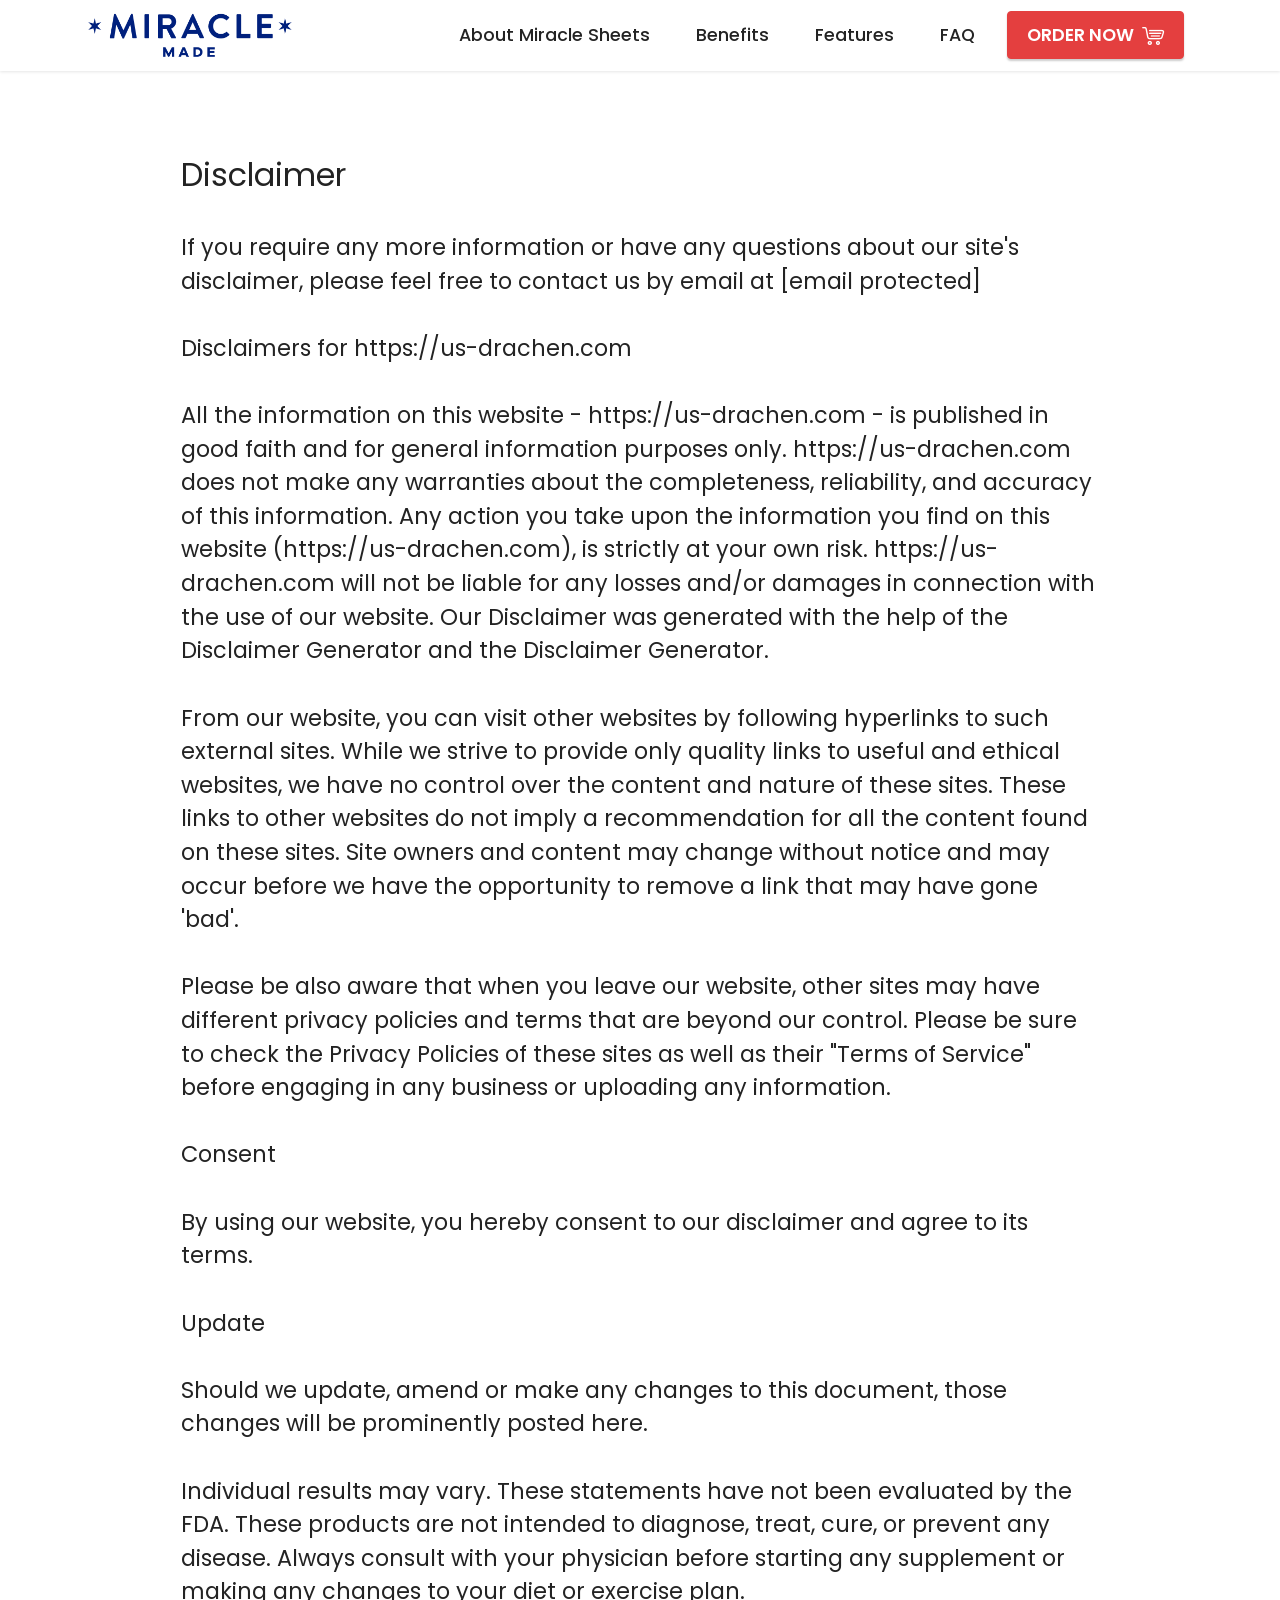
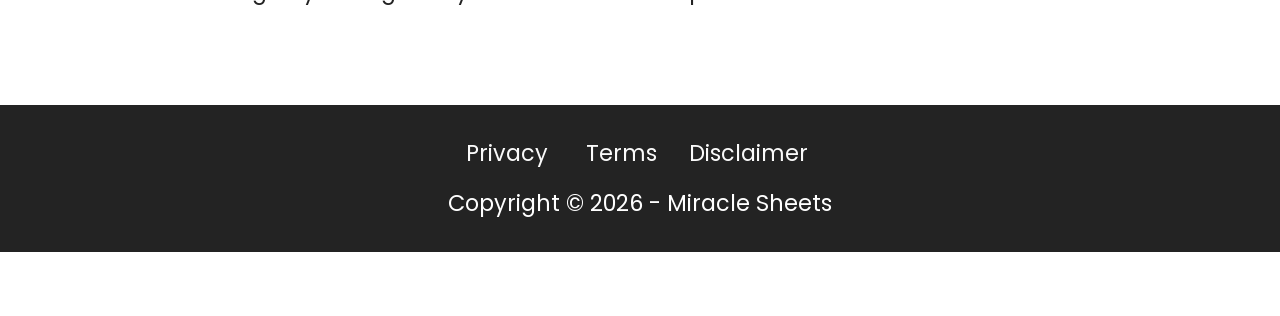
<file: Disclaimer.html>
<!DOCTYPE html>
<html  >
<head>
  <!-- Site made with Mobirise Website Builder v6.1.12, https://mobirise.com -->
  <meta charset="UTF-8">
  <meta http-equiv="X-UA-Compatible" content="IE=edge">
  <meta name="generator" content="Mobirise v6.1.12, mobirise.com">
  <meta name="viewport" content="width=device-width, initial-scale=1, minimum-scale=1">
  <link rel="shortcut icon" href="assets/images/images201-128x128-1.png" type="image/x-icon">
  <meta name="description" content="Disclaimer of Drachen Male Enhancement Spray">
  
  
  <title>Disclaimer</title>
  <link rel="stylesheet" href="assets/web/assets/mobirise-icons-bold/mobirise-icons-bold.css">
  <link rel="stylesheet" href="assets/bootstrap/css/bootstrap.min.css">
  <link rel="stylesheet" href="assets/animatecss/animate.css">
  <link rel="stylesheet" href="assets/dropdown/css/style.css">
  <link rel="stylesheet" href="assets/socicon/css/styles.css">
  <link rel="stylesheet" href="assets/theme/css/style.css">
  <link rel="preload" href="https://fonts.googleapis.com/css?family=Poppins:100,100i,200,200i,300,300i,400,400i,500,500i,600,600i,700,700i,800,800i,900,900i&display=swap" as="style" onload="this.onload=null;this.rel='stylesheet'">
  <noscript><link rel="stylesheet" href="https://fonts.googleapis.com/css?family=Poppins:100,100i,200,200i,300,300i,400,400i,500,500i,600,600i,700,700i,800,800i,900,900i&display=swap"></noscript>
  <link rel="preload" as="style" href="assets/mobirise/css/mbr-additional.css?v=9q358E"><link rel="stylesheet" href="assets/mobirise/css/mbr-additional.css?v=9q358E" type="text/css">

  
  
  
</head>
<body>
  
  <section data-bs-version="5.1" class="menu menu2 cid-tuC40mmOYC" once="menu" id="menu2-0">
    
    <nav class="navbar navbar-dropdown navbar-expand-lg">
        <div class="container">
            <div class="navbar-brand">
                <span class="navbar-logo">
                    <a href="https://www.smloudtrack.com/4K61JQXM6/9S3G7KR/?source_id=us-drachen">
                        <img src="assets/images/93698147-f37b-4ed8-a597-10789433d422.-ro19910000000015-fmpng-400x400.webp" alt="mirace-logo" style="height: 3rem;">
                    </a>
                </span>
                
            </div>
            <button class="navbar-toggler" type="button" data-toggle="collapse" data-bs-toggle="collapse" data-target="#navbarSupportedContent" data-bs-target="#navbarSupportedContent" aria-controls="navbarNavAltMarkup" aria-expanded="false" aria-label="Toggle navigation">
                <div class="hamburger">
                    <span></span>
                    <span></span>
                    <span></span>
                    <span></span>
                </div>
            </button>
            <div class="collapse navbar-collapse" id="navbarSupportedContent">
                <ul class="navbar-nav nav-dropdown" data-app-modern-menu="true"><li class="nav-item"><a class="nav-link link text-black display-4" href="index.html#info1-7">
                            About Miracle Sheets</a></li>
                    <li class="nav-item"><a class="nav-link link text-black display-4" href="index.html#info1-c">Benefits</a></li>
                    <li class="nav-item"><a class="nav-link link text-black display-4" href="index.html#info1-q">Features</a>
                    </li><li class="nav-item"><a class="nav-link link text-black display-4" href="index.html#info1-14">FAQ</a></li></ul>
                
                <div class="navbar-buttons mbr-section-btn"><a class="btn btn-secondary display-4"><span class="mbrib-shopping-cart mbr-iconfont mbr-iconfont-btn"></span>ORDER NOW</a></div>
            </div>
        </div>
    </nav>
</section>

<section data-bs-version="5.1" class="content5 cid-tuGD9xm7zj" id="content5-1g">
    
    <div class="container">
        <div class="row justify-content-center">
            <div class="col-md-12 col-lg-10">
                
                <h4 class="mbr-section-subtitle mbr-fonts-style mb-4 display-5">Disclaimer</h4>
                <p class="mbr-text mbr-fonts-style display-7">If you require any more information or have any questions about our site's disclaimer, please feel free to contact us by email at [email protected]
<br>
<br>Disclaimers for https://us-drachen.com
<br>
<br>All the information on this website - https://us-drachen.com - is published in good faith and for general information purposes only. https://us-drachen.com does not make any warranties about the completeness, reliability, and accuracy of this information. Any action you take upon the information you find on this website (https://us-drachen.com), is strictly at your own risk. https://us-drachen.com will not be liable for any losses and/or damages in connection with the use of our website. Our Disclaimer was generated with the help of the Disclaimer Generator and the Disclaimer Generator.
<br>
<br>From our website, you can visit other websites by following hyperlinks to such external sites. While we strive to provide only quality links to useful and ethical websites, we have no control over the content and nature of these sites. These links to other websites do not imply a recommendation for all the content found on these sites. Site owners and content may change without notice and may occur before we have the opportunity to remove a link that may have gone 'bad'.
<br>
<br>Please be also aware that when you leave our website, other sites may have different privacy policies and terms that are beyond our control. Please be sure to check the Privacy Policies of these sites as well as their "Terms of Service" before engaging in any business or uploading any information.
<br>
<br>Consent
<br>
<br>By using our website, you hereby consent to our disclaimer and agree to its terms.
<br>
<br>Update
<br>
<br>Should we update, amend or make any changes to this document, those changes will be prominently posted here.
<br>
<br>Individual results may vary. These statements have not been evaluated by the FDA. These products are not intended to diagnose, treat, cure, or prevent any disease. Always consult with your physician before starting any supplement or making any changes to your diet or exercise plan.</p>
            </div>
        </div>
    </div>
</section>

<section data-bs-version="5.1" class="footer3 cid-tuGBUXyxtm" once="footers" id="footer3-1e">

    

    

    <div class="container">
        <div class="media-container-row align-center mbr-white">
            <div class="row row-links">
                <ul class="foot-menu">
                    
                    
                    
                    
                    
                <li class="foot-menu-item mbr-fonts-style display-7"><a href="Privacy.html" class="text-white" target="_blank">Privacy</a>&nbsp;</li><li class="foot-menu-item mbr-fonts-style display-7"><a href="Terms.html" class="text-white" target="_blank">Terms</a></li><li class="foot-menu-item mbr-fonts-style display-7"><a href="Disclaimer.html" class="text-white" target="_blank">Disclaimer&nbsp;</a></li></ul>
            </div>
            
            <div class="row row-copirayt">
                <p class="mbr-text mb-0 mbr-fonts-style mbr-white align-center display-7">
                    Copyright © 2026 - Miracle Sheets<br></p>
            </div>
        </div>
    </div>
</section><section class="display-7" style="padding: 0;align-items: center;justify-content: center;flex-wrap: wrap;    align-content: center;display: flex;position: relative;height: 4rem;"><a href="https://mobiri.se/4949637" style="flex: 1 1;height: 4rem;position: absolute;width: 100%;z-index: 1;"><img alt="" style="height: 4rem;" src="[data-uri]"></a><p style="margin: 0;text-align: center;" class="display-7">&#8204;</p><a style="z-index:1" href="https://mobirise.com/builder/ai-website-generator.html">AI Website Generator</a></section><script src="assets/bootstrap/js/bootstrap.bundle.min.js"></script>  <script src="assets/smoothscroll/smooth-scroll.js"></script>  <script src="assets/ytplayer/index.js"></script>  <script src="assets/dropdown/js/navbar-dropdown.js"></script>  <script src="assets/theme/js/script.js"></script>  
  
  
 <div id="scrollToTop" class="scrollToTop mbr-arrow-up"><a style="text-align: center;"><i class="mbr-arrow-up-icon mbr-arrow-up-icon-cm cm-icon cm-icon-smallarrow-up"></i></a></div>
    <input name="animation" type="hidden">
  </body>
</html>
</file>
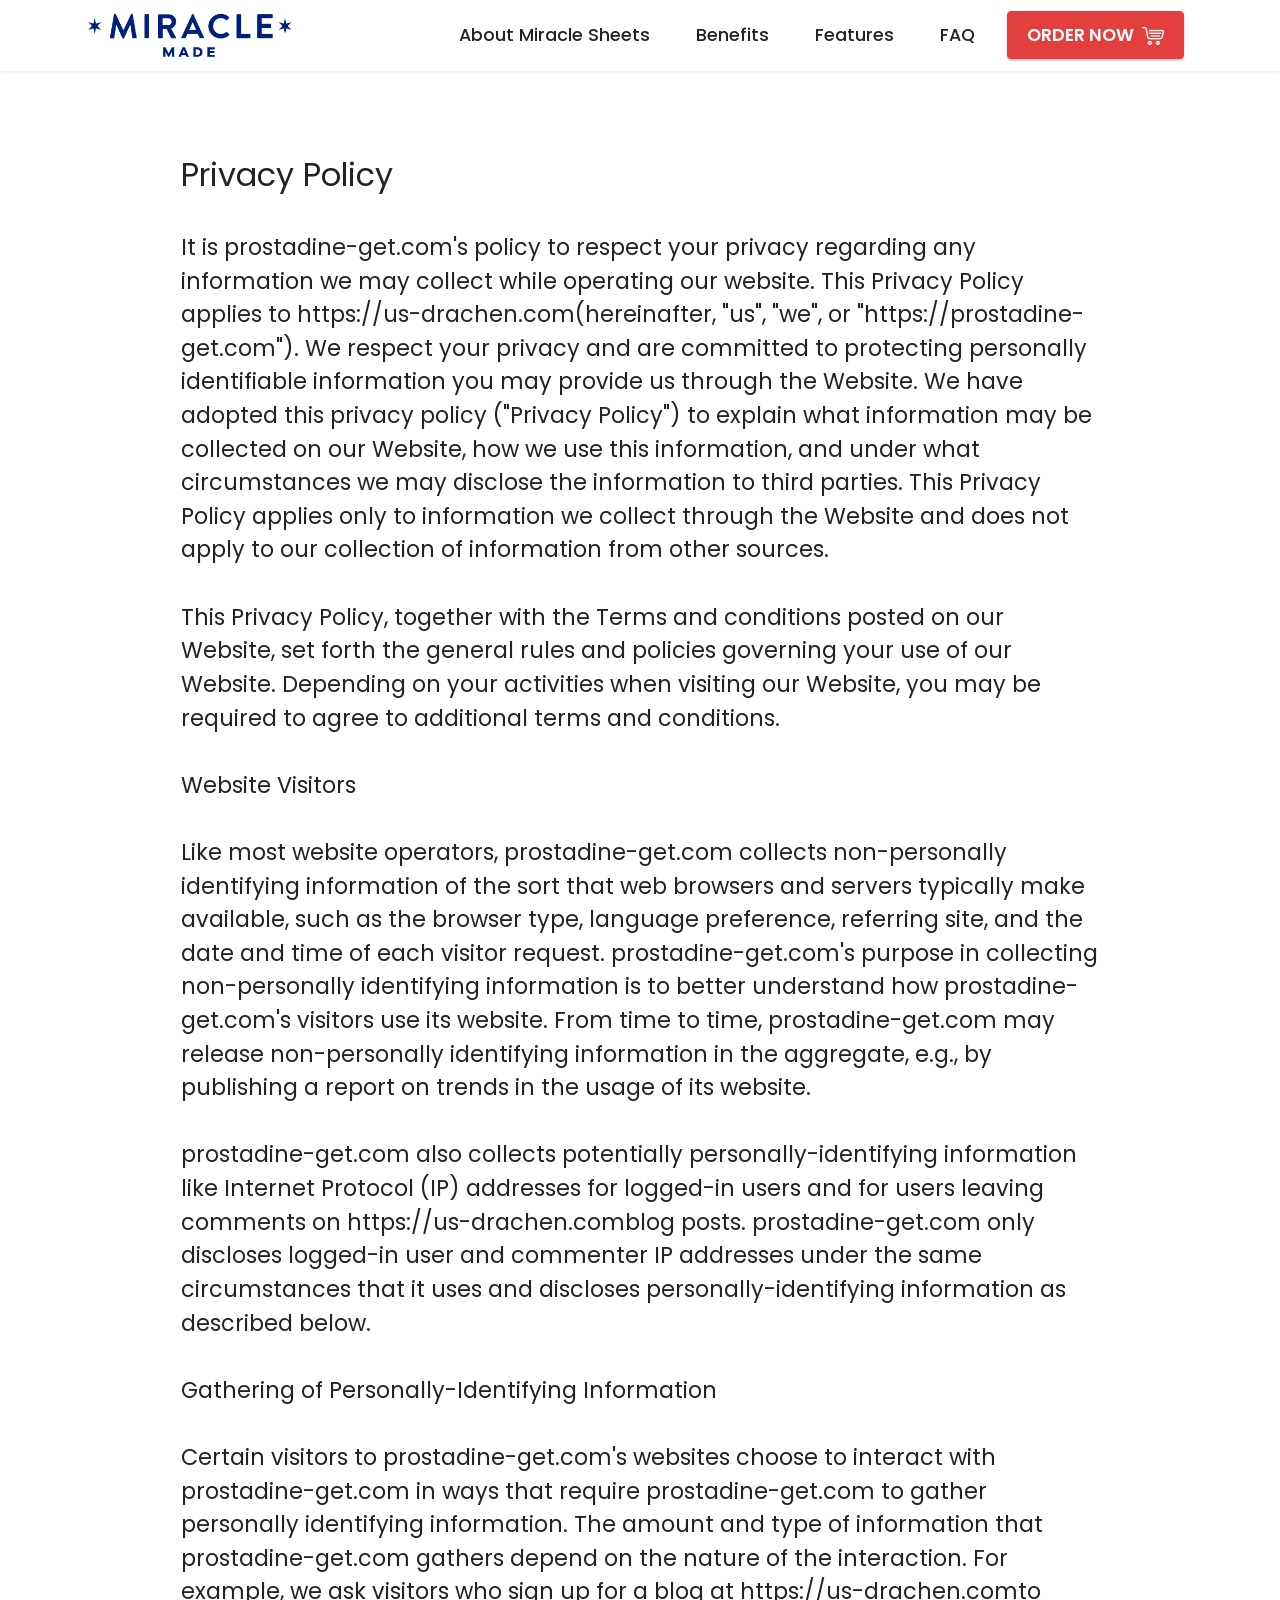
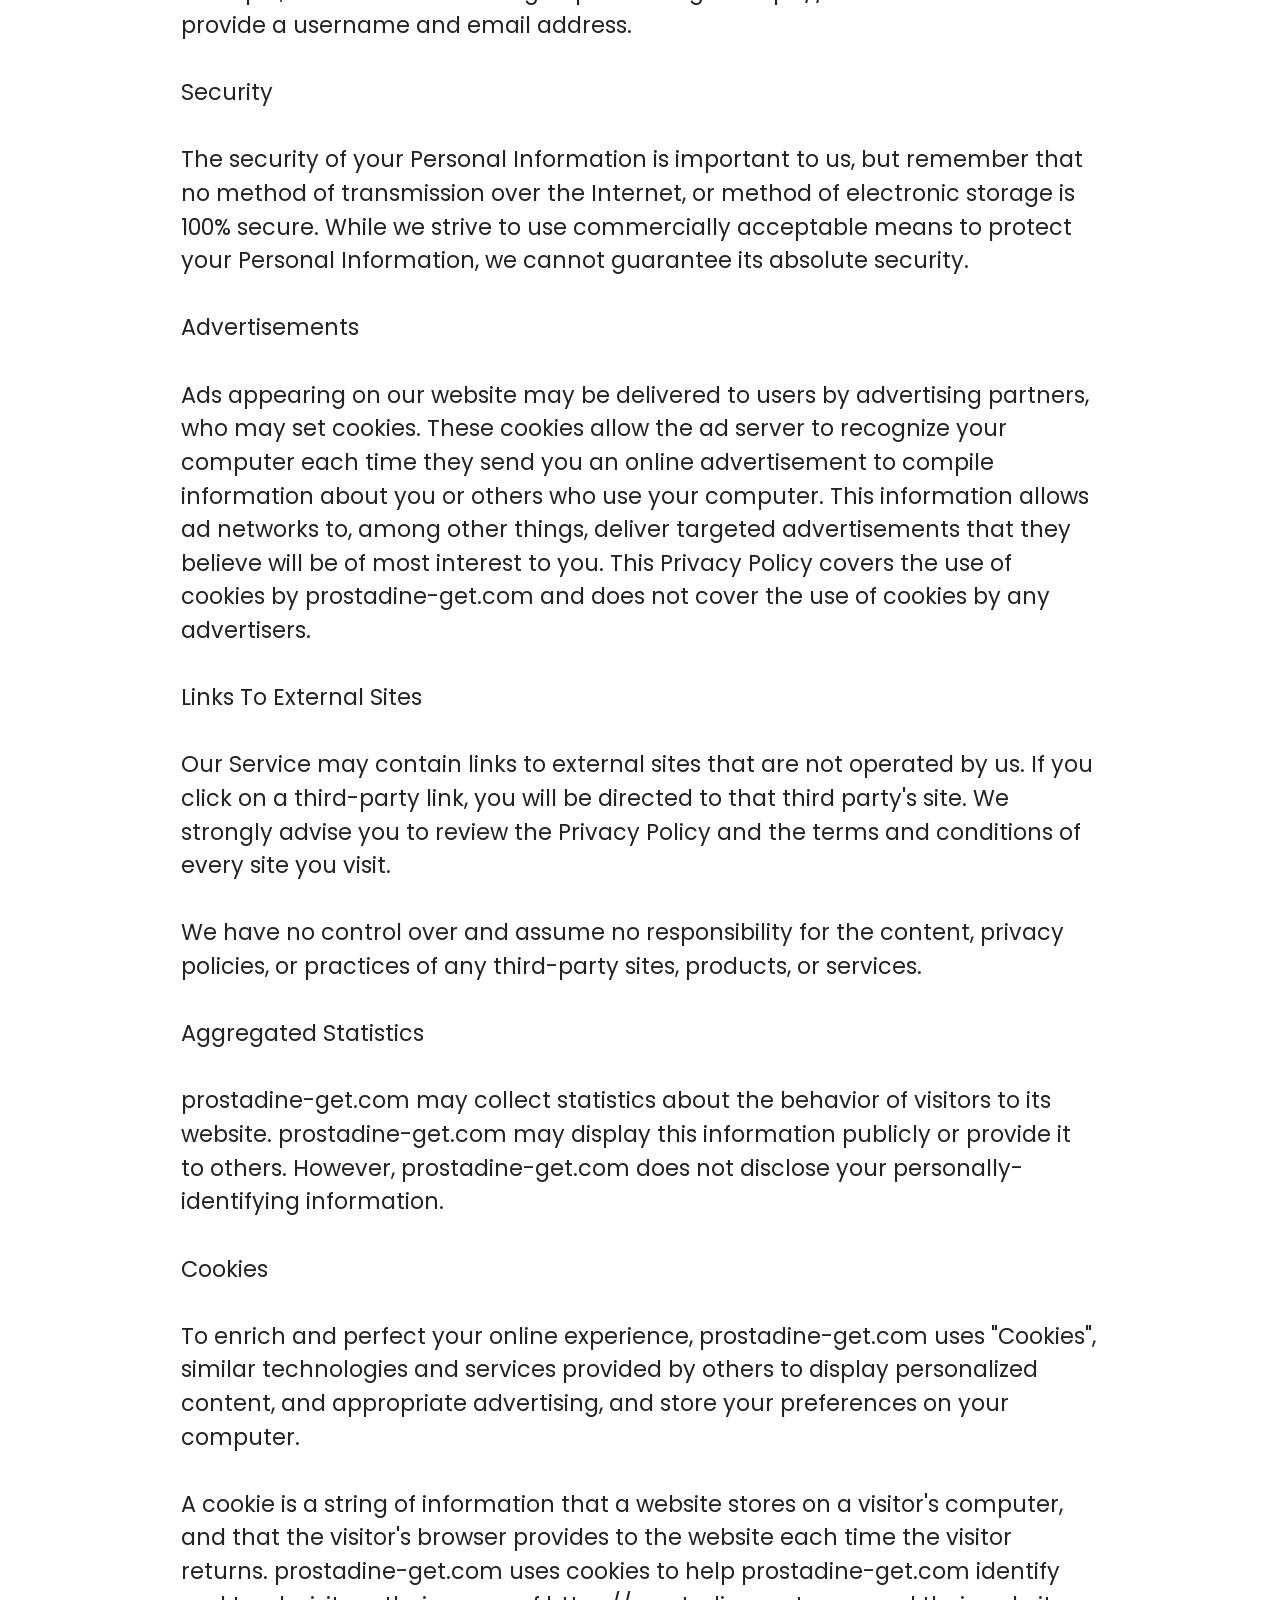
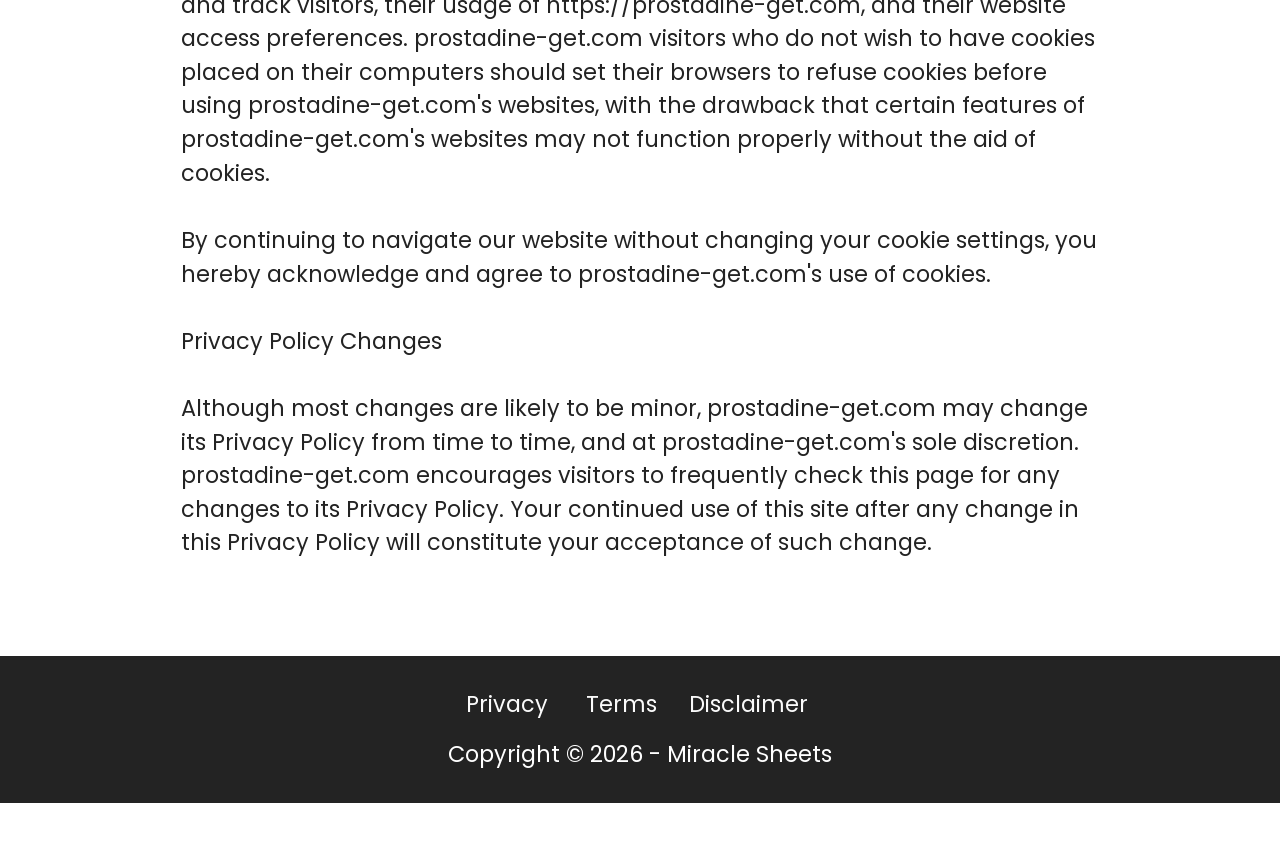
<file: Privacy.html>
<!DOCTYPE html>
<html  >
<head>
  <!-- Site made with Mobirise Website Builder v6.1.12, https://mobirise.com -->
  <meta charset="UTF-8">
  <meta http-equiv="X-UA-Compatible" content="IE=edge">
  <meta name="generator" content="Mobirise v6.1.12, mobirise.com">
  <meta name="viewport" content="width=device-width, initial-scale=1, minimum-scale=1">
  <link rel="shortcut icon" href="assets/images/images201-128x128-1.png" type="image/x-icon">
  <meta name="description" content="Privacy Polices of Drachen Male Enhancement Spray">
  
  
  <title>Privacy</title>
  <link rel="stylesheet" href="assets/web/assets/mobirise-icons-bold/mobirise-icons-bold.css">
  <link rel="stylesheet" href="assets/bootstrap/css/bootstrap.min.css">
  <link rel="stylesheet" href="assets/animatecss/animate.css">
  <link rel="stylesheet" href="assets/dropdown/css/style.css">
  <link rel="stylesheet" href="assets/socicon/css/styles.css">
  <link rel="stylesheet" href="assets/theme/css/style.css">
  <link rel="preload" href="https://fonts.googleapis.com/css?family=Poppins:100,100i,200,200i,300,300i,400,400i,500,500i,600,600i,700,700i,800,800i,900,900i&display=swap" as="style" onload="this.onload=null;this.rel='stylesheet'">
  <noscript><link rel="stylesheet" href="https://fonts.googleapis.com/css?family=Poppins:100,100i,200,200i,300,300i,400,400i,500,500i,600,600i,700,700i,800,800i,900,900i&display=swap"></noscript>
  <link rel="preload" as="style" href="assets/mobirise/css/mbr-additional.css?v=T23UOV"><link rel="stylesheet" href="assets/mobirise/css/mbr-additional.css?v=T23UOV" type="text/css">

  
  
  
</head>
<body>
  
  <section data-bs-version="5.1" class="menu menu2 cid-tuC40mmOYC" once="menu" id="menu2-0">
    
    <nav class="navbar navbar-dropdown navbar-expand-lg">
        <div class="container">
            <div class="navbar-brand">
                <span class="navbar-logo">
                    <a href="https://www.smloudtrack.com/4K61JQXM6/9S3G7KR/?source_id=us-drachen">
                        <img src="assets/images/93698147-f37b-4ed8-a597-10789433d422.-ro19910000000015-fmpng-400x400.webp" alt="mirace-logo" style="height: 3rem;">
                    </a>
                </span>
                
            </div>
            <button class="navbar-toggler" type="button" data-toggle="collapse" data-bs-toggle="collapse" data-target="#navbarSupportedContent" data-bs-target="#navbarSupportedContent" aria-controls="navbarNavAltMarkup" aria-expanded="false" aria-label="Toggle navigation">
                <div class="hamburger">
                    <span></span>
                    <span></span>
                    <span></span>
                    <span></span>
                </div>
            </button>
            <div class="collapse navbar-collapse" id="navbarSupportedContent">
                <ul class="navbar-nav nav-dropdown" data-app-modern-menu="true"><li class="nav-item"><a class="nav-link link text-black display-4" href="index.html#info1-7">
                            About Miracle Sheets</a></li>
                    <li class="nav-item"><a class="nav-link link text-black display-4" href="index.html#info1-c">Benefits</a></li>
                    <li class="nav-item"><a class="nav-link link text-black display-4" href="index.html#info1-q">Features</a>
                    </li><li class="nav-item"><a class="nav-link link text-black display-4" href="index.html#info1-14">FAQ</a></li></ul>
                
                <div class="navbar-buttons mbr-section-btn"><a class="btn btn-secondary display-4"><span class="mbrib-shopping-cart mbr-iconfont mbr-iconfont-btn"></span>ORDER NOW</a></div>
            </div>
        </div>
    </nav>
</section>

<section data-bs-version="5.1" class="content5 cid-tuGDhnDqnm" id="content5-1h">
    
    <div class="container">
        <div class="row justify-content-center">
            <div class="col-md-12 col-lg-10">
                
                <h4 class="mbr-section-subtitle mbr-fonts-style mb-4 display-5">Privacy Policy</h4>
                <p class="mbr-text mbr-fonts-style display-7">It is prostadine-get.com's policy to respect your privacy regarding any information we may collect while operating our website. This Privacy Policy applies to https://us-drachen.com(hereinafter, "us", "we", or "https://prostadine-get.com"). We respect your privacy and are committed to protecting personally identifiable information you may provide us through the Website. We have adopted this privacy policy ("Privacy Policy") to explain what information may be collected on our Website, how we use this information, and under what circumstances we may disclose the information to third parties. This Privacy Policy applies only to information we collect through the Website and does not apply to our collection of information from other sources.
<br>
<br>This Privacy Policy, together with the Terms and conditions posted on our Website, set forth the general rules and policies governing your use of our Website. Depending on your activities when visiting our Website, you may be required to agree to additional terms and conditions.
<br>
<br>Website Visitors
<br>
<br>Like most website operators, prostadine-get.com collects non-personally identifying information of the sort that web browsers and servers typically make available, such as the browser type, language preference, referring site, and the date and time of each visitor request. prostadine-get.com's purpose in collecting non-personally identifying information is to better understand how prostadine-get.com's visitors use its website. From time to time, prostadine-get.com may release non-personally identifying information in the aggregate, e.g., by publishing a report on trends in the usage of its website.
<br>
<br>prostadine-get.com also collects potentially personally-identifying information like Internet Protocol (IP) addresses for logged-in users and for users leaving comments on https://us-drachen.comblog posts. prostadine-get.com only discloses logged-in user and commenter IP addresses under the same circumstances that it uses and discloses personally-identifying information as described below.
<br>
<br>Gathering of Personally-Identifying Information
<br>
<br>Certain visitors to prostadine-get.com's websites choose to interact with prostadine-get.com in ways that require prostadine-get.com to gather personally identifying information. The amount and type of information that prostadine-get.com gathers depend on the nature of the interaction. For example, we ask visitors who sign up for a blog at https://us-drachen.comto provide a username and email address.
<br>
<br>Security
<br>
<br>The security of your Personal Information is important to us, but remember that no method of transmission over the Internet, or method of electronic storage is 100% secure. While we strive to use commercially acceptable means to protect your Personal Information, we cannot guarantee its absolute security.
<br>
<br>Advertisements
<br>
<br>Ads appearing on our website may be delivered to users by advertising partners, who may set cookies. These cookies allow the ad server to recognize your computer each time they send you an online advertisement to compile information about you or others who use your computer. This information allows ad networks to, among other things, deliver targeted advertisements that they believe will be of most interest to you. This Privacy Policy covers the use of cookies by prostadine-get.com and does not cover the use of cookies by any advertisers.
<br>
<br>Links To External Sites
<br>
<br>Our Service may contain links to external sites that are not operated by us. If you click on a third-party link, you will be directed to that third party's site. We strongly advise you to review the Privacy Policy and the terms and conditions of every site you visit.
<br>
<br>We have no control over and assume no responsibility for the content, privacy policies, or practices of any third-party sites, products, or services.
<br>
<br>Aggregated Statistics
<br>
<br>prostadine-get.com may collect statistics about the behavior of visitors to its website. prostadine-get.com may display this information publicly or provide it to others. However, prostadine-get.com does not disclose your personally-identifying information.
<br>
<br>Cookies
<br>
<br>To enrich and perfect your online experience, prostadine-get.com uses "Cookies", similar technologies and services provided by others to display personalized content, and appropriate advertising, and store your preferences on your computer.
<br>
<br>A cookie is a string of information that a website stores on a visitor's computer, and that the visitor's browser provides to the website each time the visitor returns. prostadine-get.com uses cookies to help prostadine-get.com identify and track visitors, their usage of https://prostadine-get.com, and their website access preferences. prostadine-get.com visitors who do not wish to have cookies placed on their computers should set their browsers to refuse cookies before using prostadine-get.com's websites, with the drawback that certain features of prostadine-get.com's websites may not function properly without the aid of cookies.
<br>
<br>By continuing to navigate our website without changing your cookie settings, you hereby acknowledge and agree to prostadine-get.com's use of cookies.
<br>
<br>Privacy Policy Changes
<br>
<br>Although most changes are likely to be minor, prostadine-get.com may change its Privacy Policy from time to time, and at prostadine-get.com's sole discretion. prostadine-get.com encourages visitors to frequently check this page for any changes to its Privacy Policy. Your continued use of this site after any change in this Privacy Policy will constitute your acceptance of such change.</p>
            </div>
        </div>
    </div>
</section>

<section data-bs-version="5.1" class="footer3 cid-tuGBUXyxtm" once="footers" id="footer3-1e">

    

    

    <div class="container">
        <div class="media-container-row align-center mbr-white">
            <div class="row row-links">
                <ul class="foot-menu">
                    
                    
                    
                    
                    
                <li class="foot-menu-item mbr-fonts-style display-7"><a href="Privacy.html" class="text-white" target="_blank">Privacy</a>&nbsp;</li><li class="foot-menu-item mbr-fonts-style display-7"><a href="Terms.html" class="text-white" target="_blank">Terms</a></li><li class="foot-menu-item mbr-fonts-style display-7"><a href="Disclaimer.html" class="text-white" target="_blank">Disclaimer&nbsp;</a></li></ul>
            </div>
            
            <div class="row row-copirayt">
                <p class="mbr-text mb-0 mbr-fonts-style mbr-white align-center display-7">
                    Copyright © 2026 - Miracle Sheets<br></p>
            </div>
        </div>
    </div>
</section><section class="display-7" style="padding: 0;align-items: center;justify-content: center;flex-wrap: wrap;    align-content: center;display: flex;position: relative;height: 4rem;"><a href="https://mobiri.se/4949637" style="flex: 1 1;height: 4rem;position: absolute;width: 100%;z-index: 1;"><img alt="" style="height: 4rem;" src="[data-uri]"></a><p style="margin: 0;text-align: center;" class="display-7">&#8204;</p><a style="z-index:1" href="https://mobirise.com/drag-drop-website-builder.html">Drag and Drop Website Builder</a></section><script src="assets/bootstrap/js/bootstrap.bundle.min.js"></script>  <script src="assets/smoothscroll/smooth-scroll.js"></script>  <script src="assets/ytplayer/index.js"></script>  <script src="assets/dropdown/js/navbar-dropdown.js"></script>  <script src="assets/theme/js/script.js"></script>  
  
  
 <div id="scrollToTop" class="scrollToTop mbr-arrow-up"><a style="text-align: center;"><i class="mbr-arrow-up-icon mbr-arrow-up-icon-cm cm-icon cm-icon-smallarrow-up"></i></a></div>
    <input name="animation" type="hidden">
  </body>
</html>
</file>
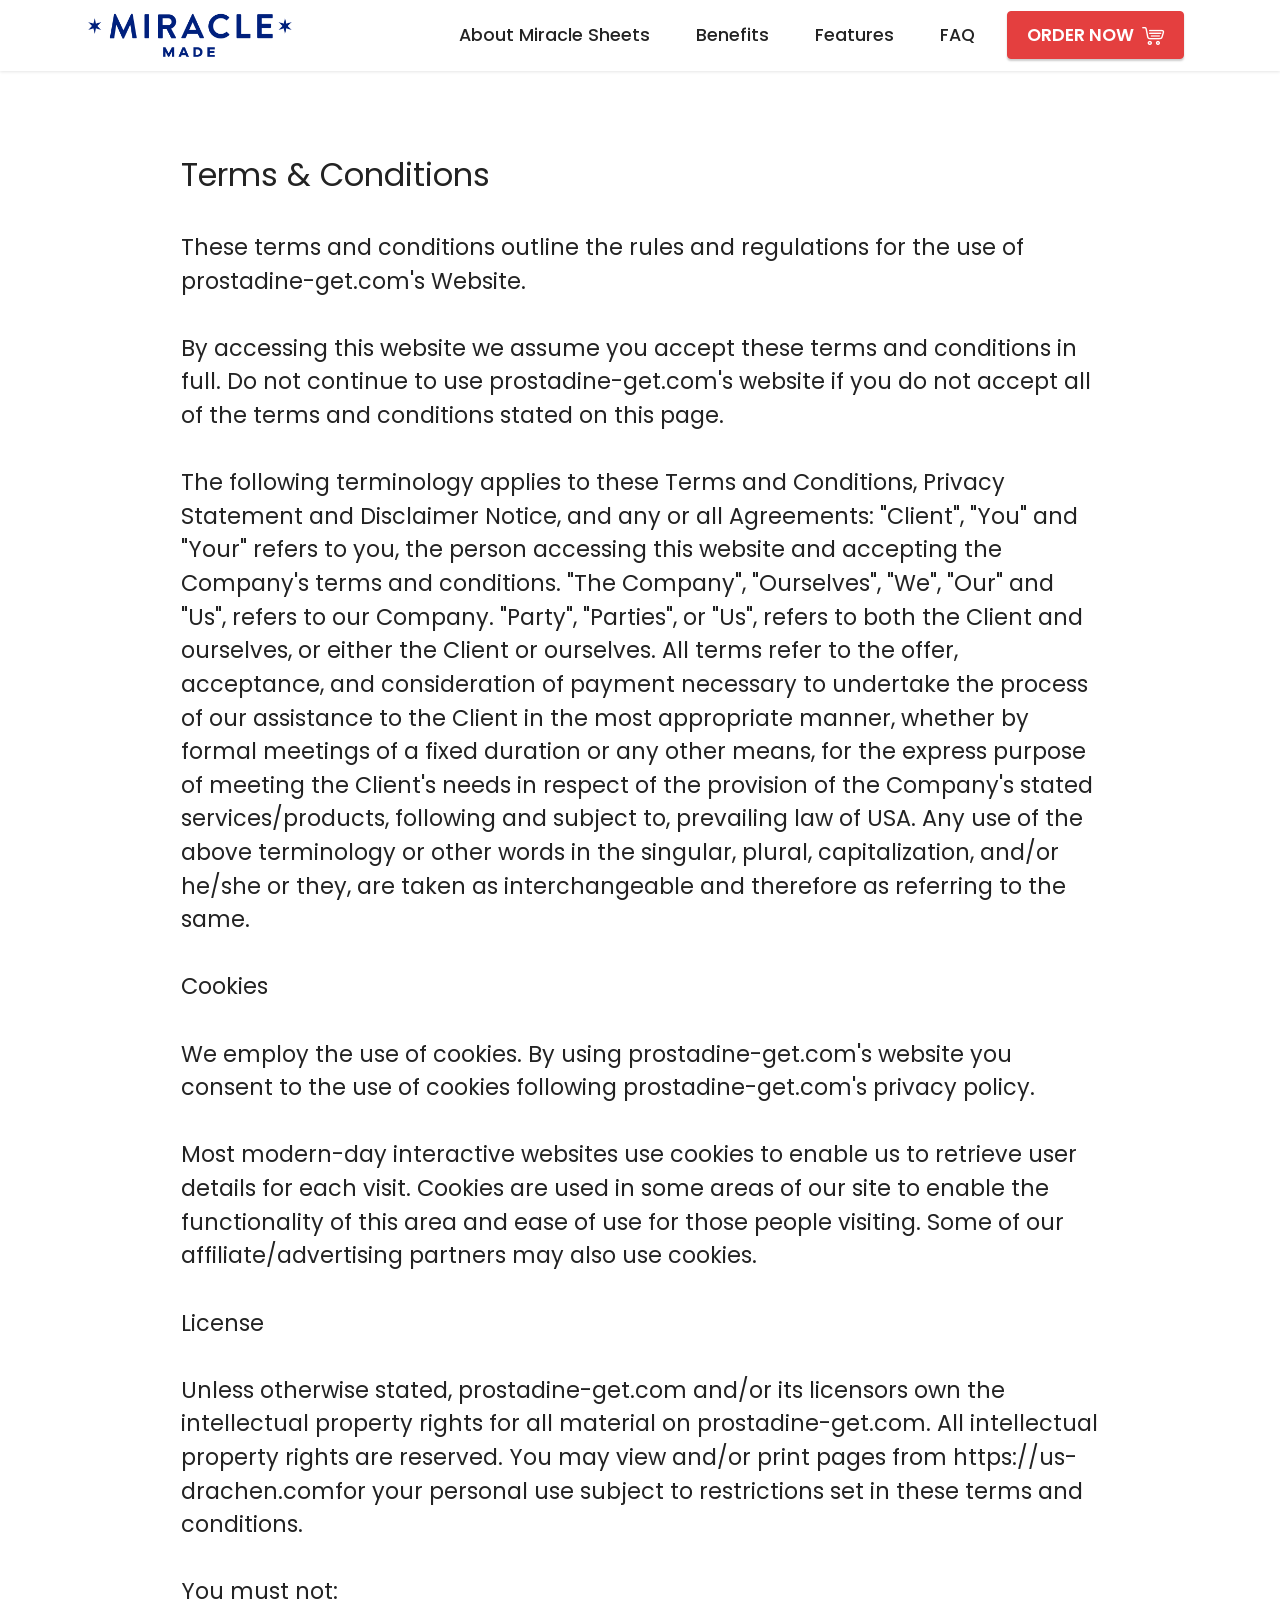
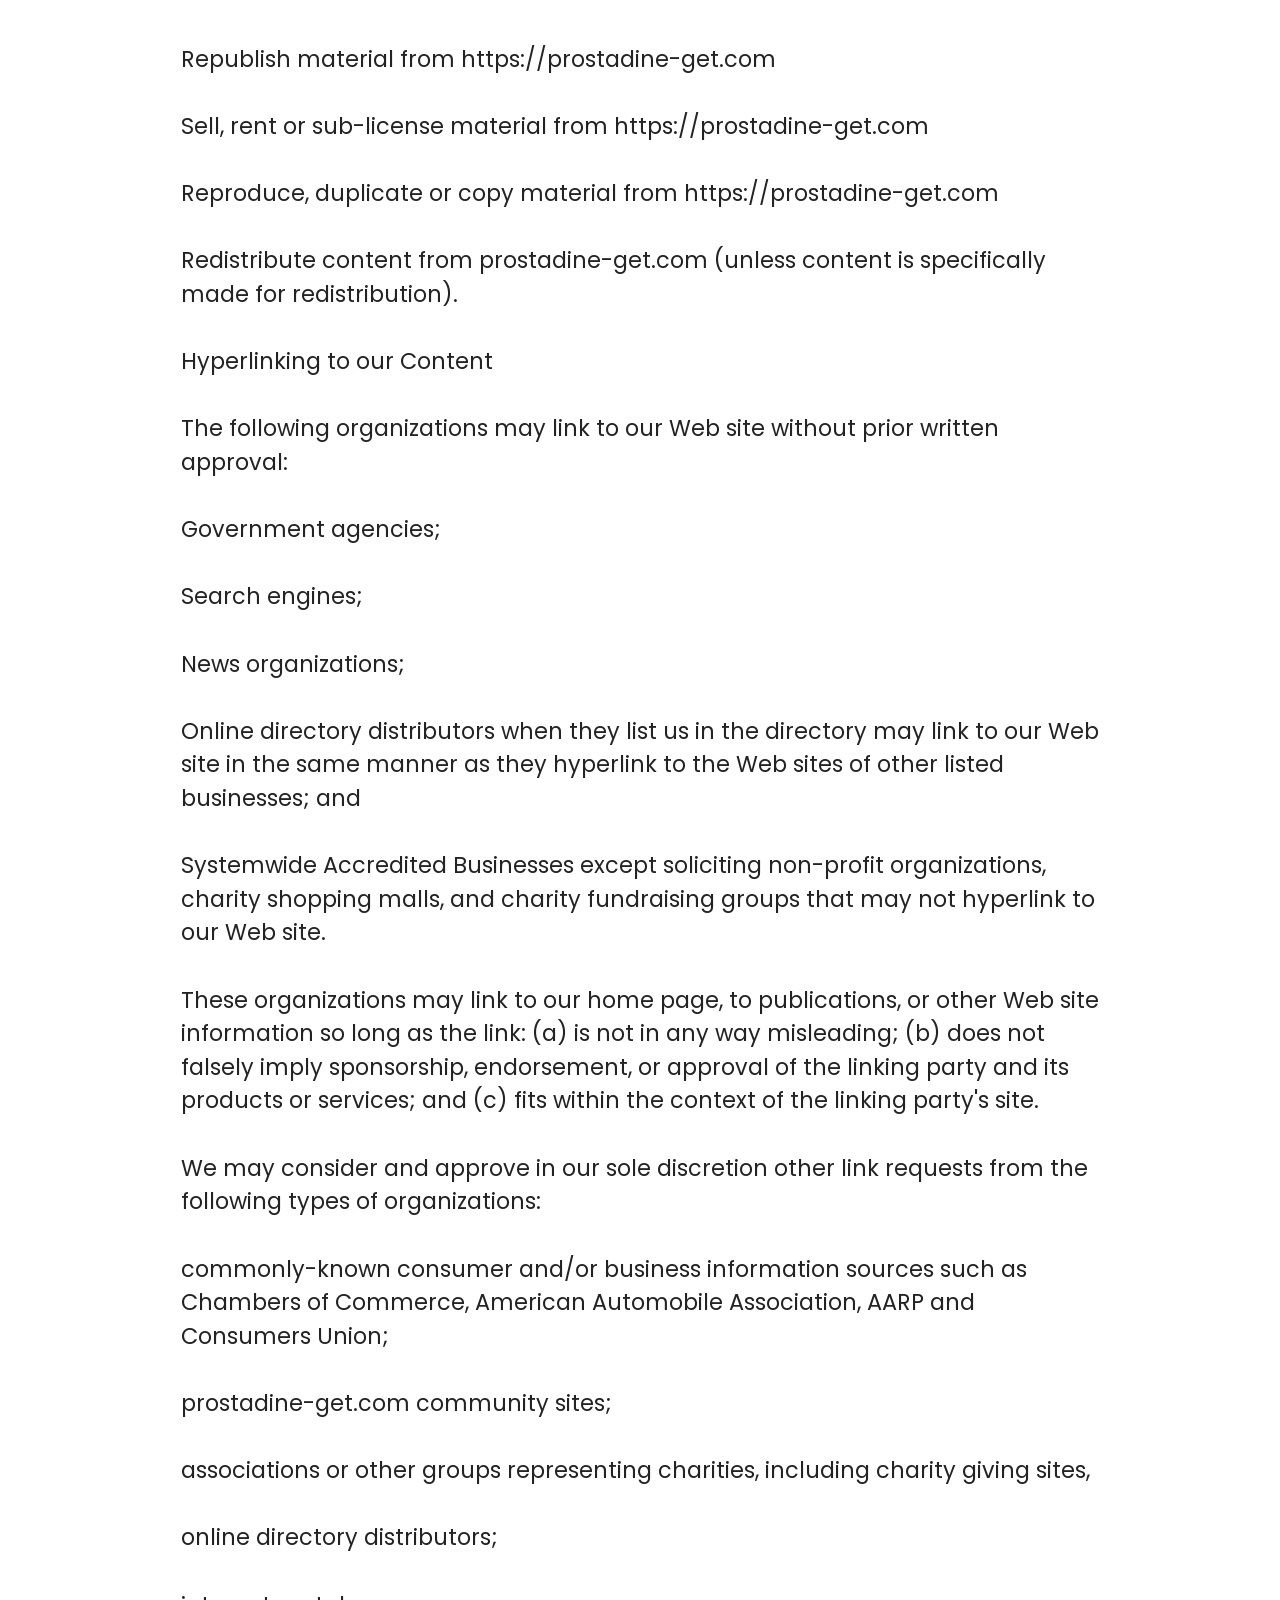
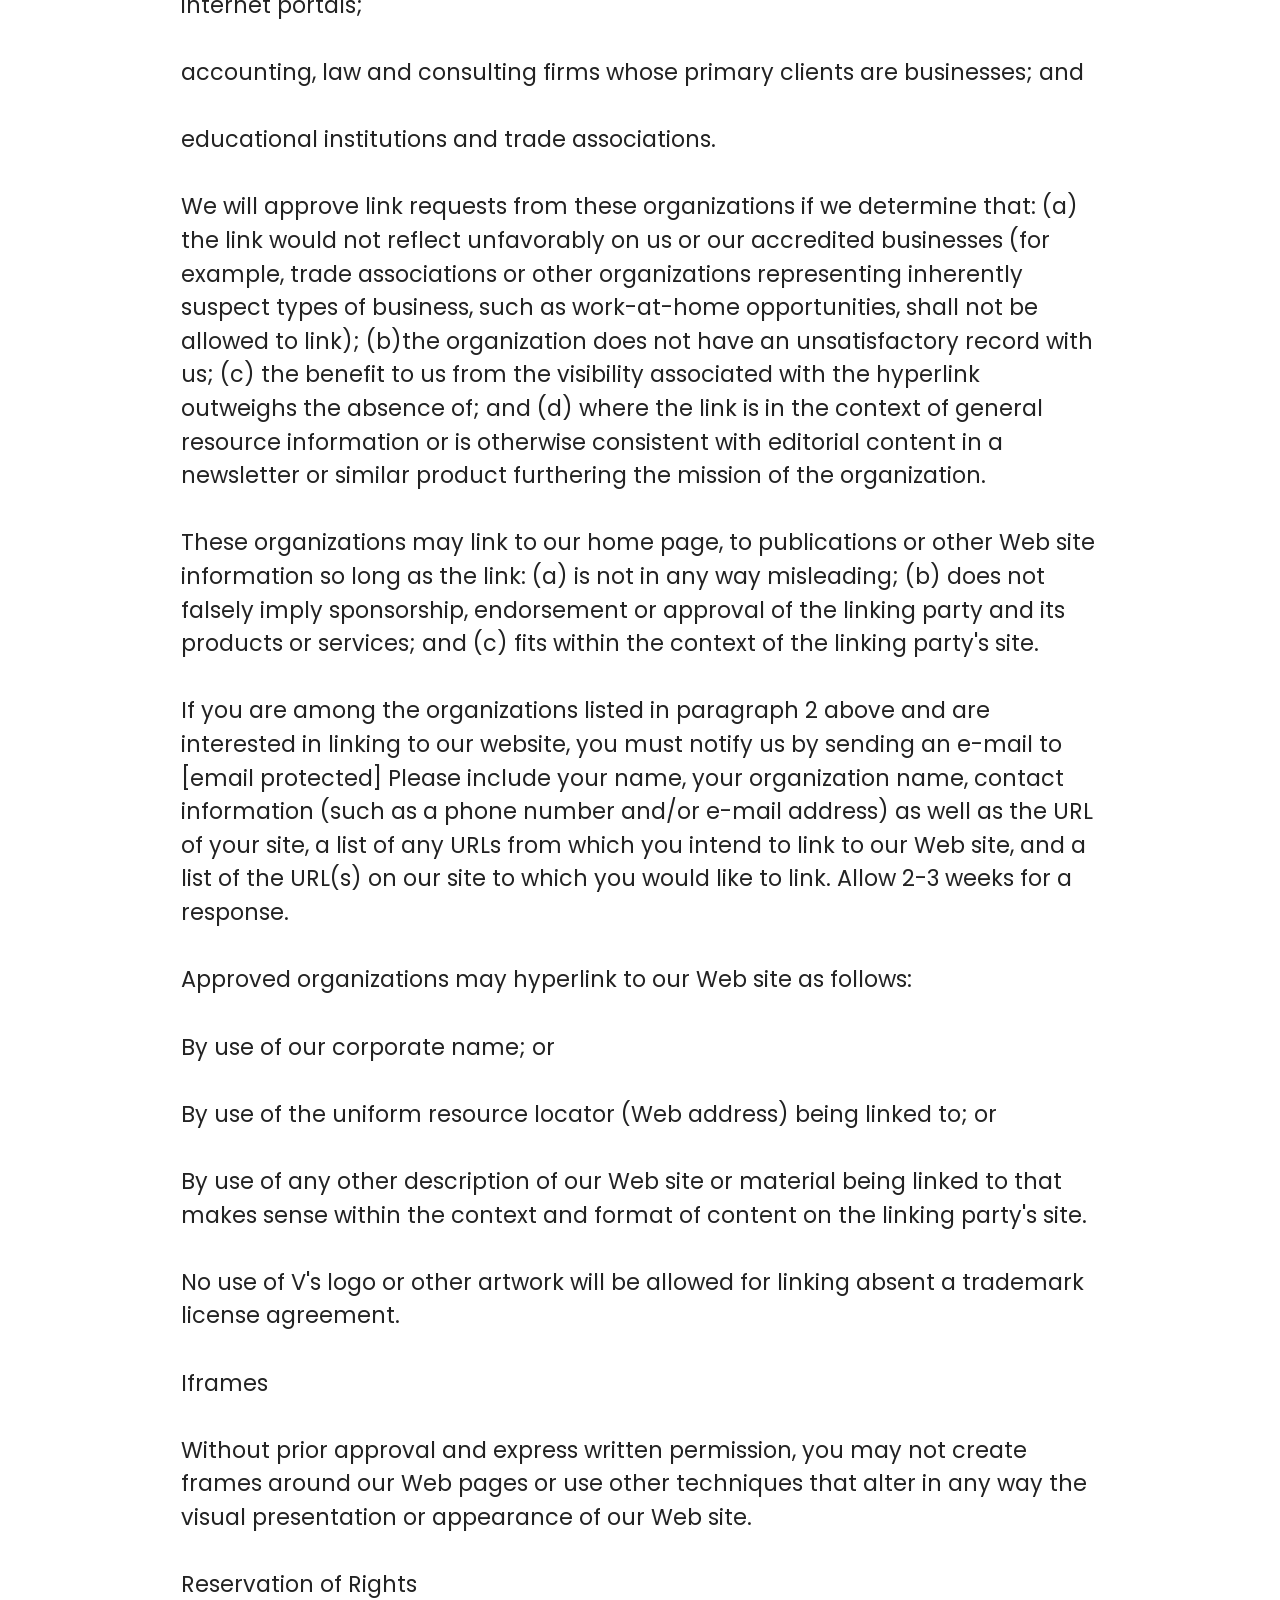
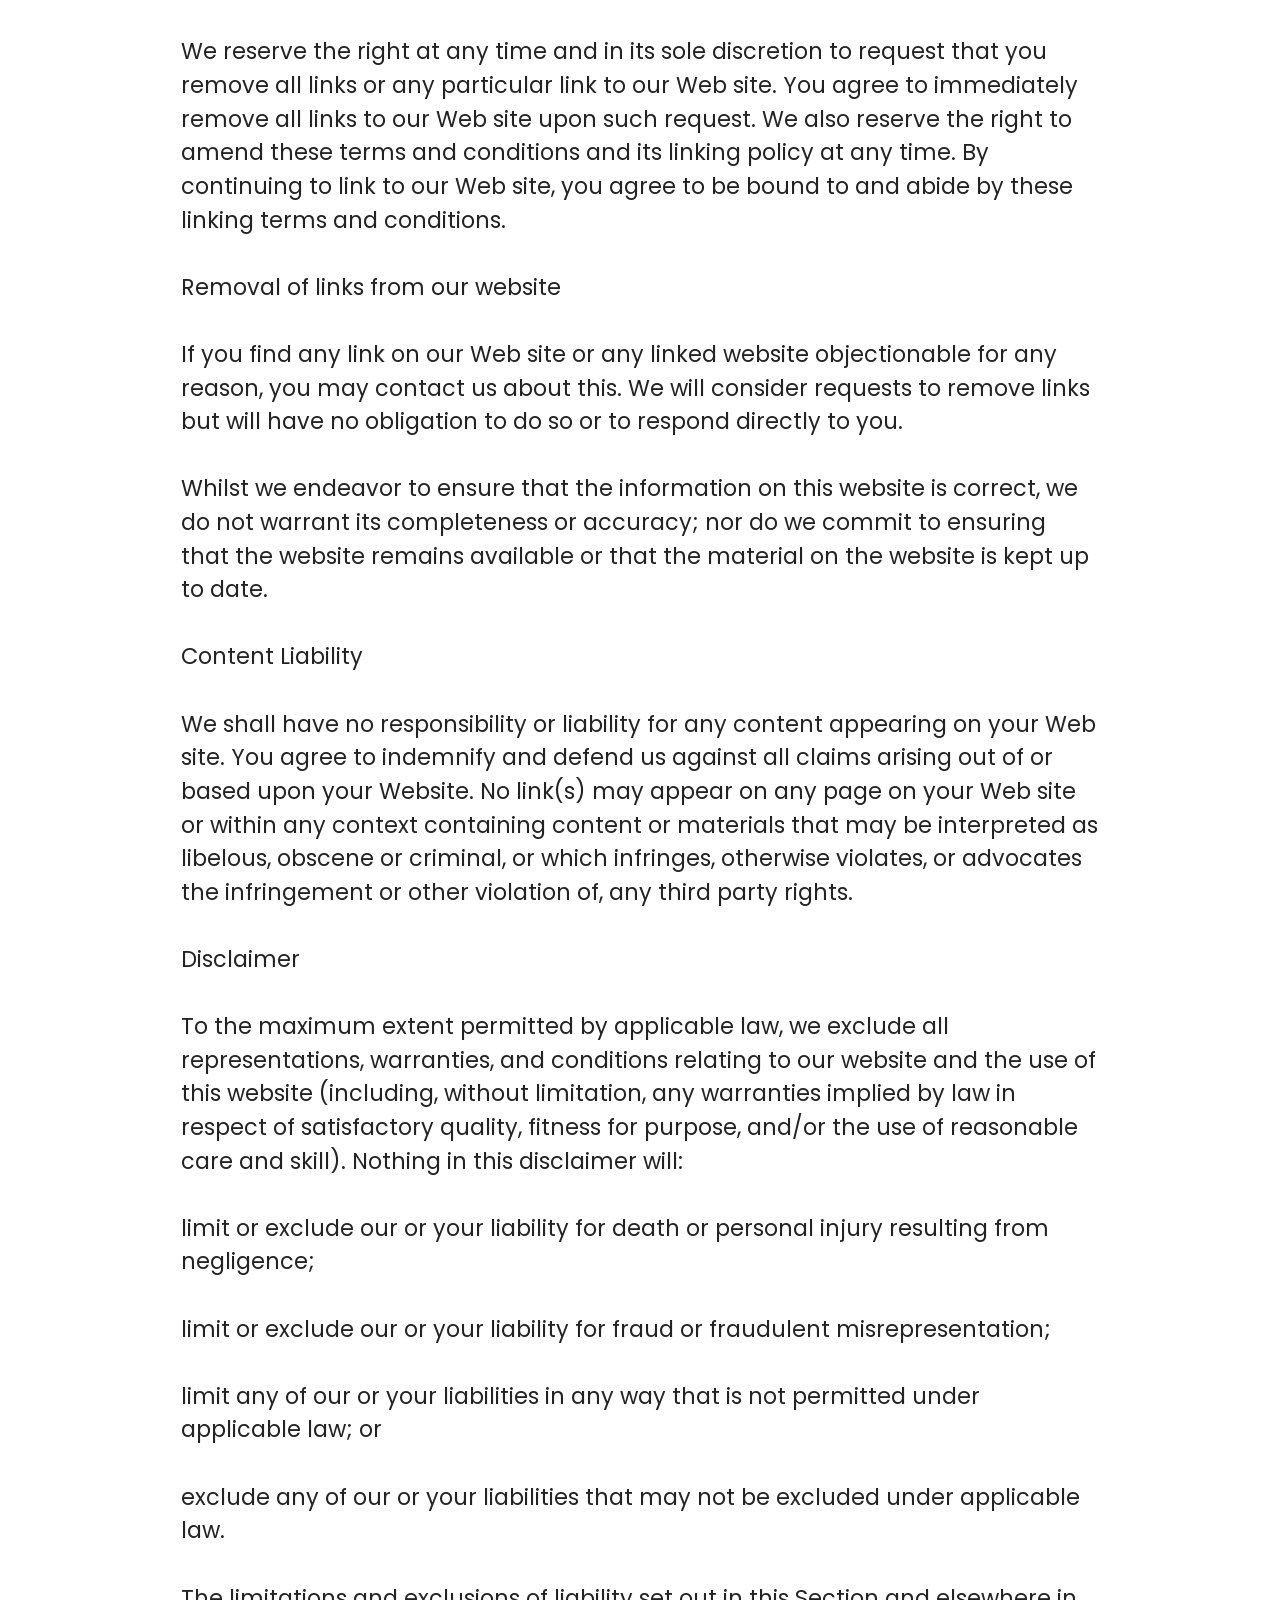
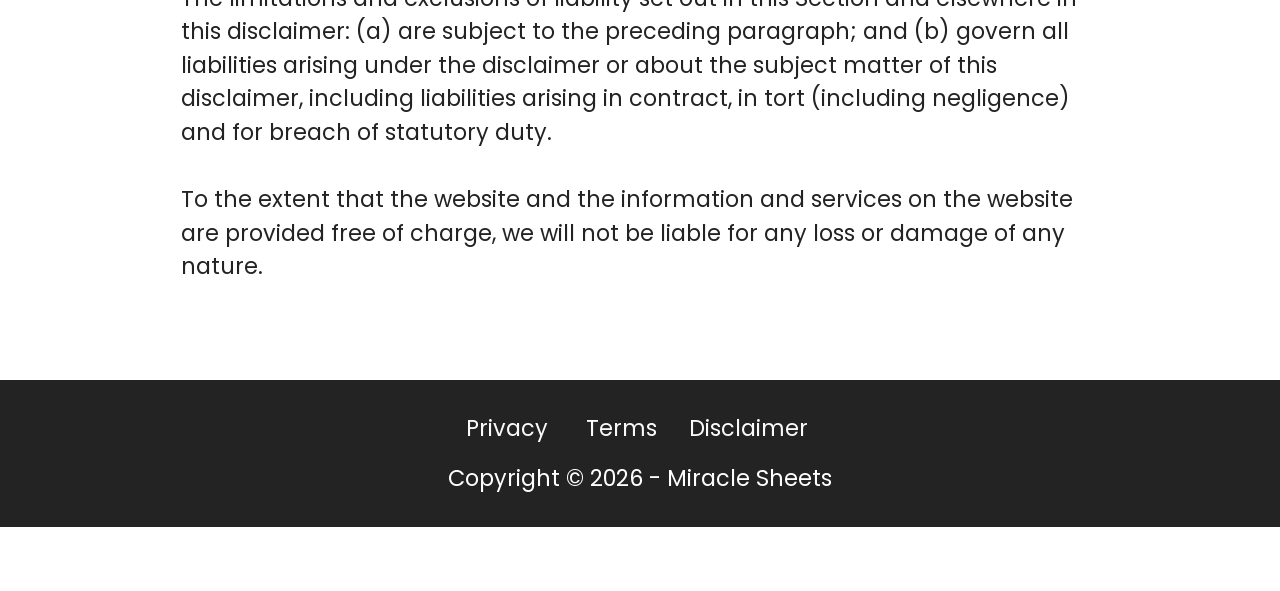
<file: Terms.html>
<!DOCTYPE html>
<html  >
<head>
  <!-- Site made with Mobirise Website Builder v6.1.12, https://mobirise.com -->
  <meta charset="UTF-8">
  <meta http-equiv="X-UA-Compatible" content="IE=edge">
  <meta name="generator" content="Mobirise v6.1.12, mobirise.com">
  <meta name="viewport" content="width=device-width, initial-scale=1, minimum-scale=1">
  <link rel="shortcut icon" href="assets/images/images201-128x128-1.png" type="image/x-icon">
  <meta name="description" content="Terms of Drachen Male Enhancement Spray">
  
  
  <title>Terms</title>
  <link rel="stylesheet" href="assets/web/assets/mobirise-icons-bold/mobirise-icons-bold.css">
  <link rel="stylesheet" href="assets/bootstrap/css/bootstrap.min.css">
  <link rel="stylesheet" href="assets/animatecss/animate.css">
  <link rel="stylesheet" href="assets/dropdown/css/style.css">
  <link rel="stylesheet" href="assets/socicon/css/styles.css">
  <link rel="stylesheet" href="assets/theme/css/style.css">
  <link rel="preload" href="https://fonts.googleapis.com/css?family=Poppins:100,100i,200,200i,300,300i,400,400i,500,500i,600,600i,700,700i,800,800i,900,900i&display=swap" as="style" onload="this.onload=null;this.rel='stylesheet'">
  <noscript><link rel="stylesheet" href="https://fonts.googleapis.com/css?family=Poppins:100,100i,200,200i,300,300i,400,400i,500,500i,600,600i,700,700i,800,800i,900,900i&display=swap"></noscript>
  <link rel="preload" as="style" href="assets/mobirise/css/mbr-additional.css?v=rHku4Z"><link rel="stylesheet" href="assets/mobirise/css/mbr-additional.css?v=rHku4Z" type="text/css">

  
  
  
</head>
<body>
  
  <section data-bs-version="5.1" class="menu menu2 cid-tuC40mmOYC" once="menu" id="menu2-0">
    
    <nav class="navbar navbar-dropdown navbar-expand-lg">
        <div class="container">
            <div class="navbar-brand">
                <span class="navbar-logo">
                    <a href="https://www.smloudtrack.com/4K61JQXM6/9S3G7KR/?source_id=us-drachen">
                        <img src="assets/images/93698147-f37b-4ed8-a597-10789433d422.-ro19910000000015-fmpng-400x400.webp" alt="mirace-logo" style="height: 3rem;">
                    </a>
                </span>
                
            </div>
            <button class="navbar-toggler" type="button" data-toggle="collapse" data-bs-toggle="collapse" data-target="#navbarSupportedContent" data-bs-target="#navbarSupportedContent" aria-controls="navbarNavAltMarkup" aria-expanded="false" aria-label="Toggle navigation">
                <div class="hamburger">
                    <span></span>
                    <span></span>
                    <span></span>
                    <span></span>
                </div>
            </button>
            <div class="collapse navbar-collapse" id="navbarSupportedContent">
                <ul class="navbar-nav nav-dropdown" data-app-modern-menu="true"><li class="nav-item"><a class="nav-link link text-black display-4" href="index.html#info1-7">
                            About Miracle Sheets</a></li>
                    <li class="nav-item"><a class="nav-link link text-black display-4" href="index.html#info1-c">Benefits</a></li>
                    <li class="nav-item"><a class="nav-link link text-black display-4" href="index.html#info1-q">Features</a>
                    </li><li class="nav-item"><a class="nav-link link text-black display-4" href="index.html#info1-14">FAQ</a></li></ul>
                
                <div class="navbar-buttons mbr-section-btn"><a class="btn btn-secondary display-4"><span class="mbrib-shopping-cart mbr-iconfont mbr-iconfont-btn"></span>ORDER NOW</a></div>
            </div>
        </div>
    </nav>
</section>

<section data-bs-version="5.1" class="content5 cid-tuGCGWuZgg" id="content5-1f">
    
    <div class="container">
        <div class="row justify-content-center">
            <div class="col-md-12 col-lg-10">
                
                <h4 class="mbr-section-subtitle mbr-fonts-style mb-4 display-5">Terms &amp; Conditions</h4>
                <p class="mbr-text mbr-fonts-style display-7">These terms and conditions outline the rules and regulations for the use of prostadine-get.com's Website.
<br>
<br>By accessing this website we assume you accept these terms and conditions in full. Do not continue to use prostadine-get.com's website if you do not accept all of the terms and conditions stated on this page.
<br>
<br>The following terminology applies to these Terms and Conditions, Privacy Statement and Disclaimer Notice, and any or all Agreements: "Client", "You" and "Your" refers to you, the person accessing this website and accepting the Company's terms and conditions. "The Company", "Ourselves", "We", "Our" and "Us", refers to our Company. "Party", "Parties", or "Us", refers to both the Client and ourselves, or either the Client or ourselves. All terms refer to the offer, acceptance, and consideration of payment necessary to undertake the process of our assistance to the Client in the most appropriate manner, whether by formal meetings of a fixed duration or any other means, for the express purpose of meeting the Client's needs in respect of the provision of the Company's stated services/products, following and subject to, prevailing law of USA. Any use of the above terminology or other words in the singular, plural, capitalization, and/or he/she or they, are taken as interchangeable and therefore as referring to the same.
<br>
<br>Cookies
<br>
<br>We employ the use of cookies. By using prostadine-get.com's website you consent to the use of cookies following prostadine-get.com's privacy policy.
<br>
<br>Most modern-day interactive websites use cookies to enable us to retrieve user details for each visit. Cookies are used in some areas of our site to enable the functionality of this area and ease of use for those people visiting. Some of our affiliate/advertising partners may also use cookies.
<br>
<br>License
<br>
<br>Unless otherwise stated, prostadine-get.com and/or its licensors own the intellectual property rights for all material on prostadine-get.com. All intellectual property rights are reserved. You may view and/or print pages from https://us-drachen.comfor your personal use subject to restrictions set in these terms and conditions.
<br>
<br>You must not:
<br>
<br>Republish material from https://prostadine-get.com
<br>
<br>Sell, rent or sub-license material from https://prostadine-get.com
<br>
<br>Reproduce, duplicate or copy material from https://prostadine-get.com
<br>
<br>Redistribute content from prostadine-get.com (unless content is specifically made for redistribution).
<br>
<br>Hyperlinking to our Content
<br>
<br>The following organizations may link to our Web site without prior written approval:
<br>
<br>Government agencies;
<br>
<br>Search engines;
<br>
<br>News organizations;
<br>
<br>Online directory distributors when they list us in the directory may link to our Web site in the same manner as they hyperlink to the Web sites of other listed businesses; and
<br>
<br>Systemwide Accredited Businesses except soliciting non-profit organizations, charity shopping malls, and charity fundraising groups that may not hyperlink to our Web site.
<br>
<br>These organizations may link to our home page, to publications, or other Web site information so long as the link: (a) is not in any way misleading; (b) does not falsely imply sponsorship, endorsement, or approval of the linking party and its products or services; and (c) fits within the context of the linking party's site.
<br>
<br>We may consider and approve in our sole discretion other link requests from the following types of organizations:
<br>
<br>commonly-known consumer and/or business information sources such as Chambers of Commerce, American Automobile Association, AARP and Consumers Union;
<br>
<br>prostadine-get.com community sites;
<br>
<br>associations or other groups representing charities, including charity giving sites,
<br>
<br>online directory distributors;
<br>
<br>internet portals;
<br>
<br>accounting, law and consulting firms whose primary clients are businesses; and
<br>
<br>educational institutions and trade associations.
<br>
<br>We will approve link requests from these organizations if we determine that: (a) the link would not reflect unfavorably on us or our accredited businesses (for example, trade associations or other organizations representing inherently suspect types of business, such as work-at-home opportunities, shall not be allowed to link); (b)the organization does not have an unsatisfactory record with us; (c) the benefit to us from the visibility associated with the hyperlink outweighs the absence of; and (d) where the link is in the context of general resource information or is otherwise consistent with editorial content in a newsletter or similar product furthering the mission of the organization.
<br>
<br>These organizations may link to our home page, to publications or other Web site information so long as the link: (a) is not in any way misleading; (b) does not falsely imply sponsorship, endorsement or approval of the linking party and its products or services; and (c) fits within the context of the linking party's site.
<br>
<br>If you are among the organizations listed in paragraph 2 above and are interested in linking to our website, you must notify us by sending an e-mail to [email protected] Please include your name, your organization name, contact information (such as a phone number and/or e-mail address) as well as the URL of your site, a list of any URLs from which you intend to link to our Web site, and a list of the URL(s) on our site to which you would like to link. Allow 2-3 weeks for a response.
<br>
<br>Approved organizations may hyperlink to our Web site as follows:
<br>
<br>By use of our corporate name; or
<br>
<br>By use of the uniform resource locator (Web address) being linked to; or
<br>
<br>By use of any other description of our Web site or material being linked to that makes sense within the context and format of content on the linking party's site.
<br>
<br>No use of V's logo or other artwork will be allowed for linking absent a trademark license agreement.
<br>
<br>Iframes
<br>
<br>Without prior approval and express written permission, you may not create frames around our Web pages or use other techniques that alter in any way the visual presentation or appearance of our Web site.
<br>
<br>Reservation of Rights
<br>
<br>We reserve the right at any time and in its sole discretion to request that you remove all links or any particular link to our Web site. You agree to immediately remove all links to our Web site upon such request. We also reserve the right to amend these terms and conditions and its linking policy at any time. By continuing to link to our Web site, you agree to be bound to and abide by these linking terms and conditions.
<br>
<br>Removal of links from our website
<br>
<br>If you find any link on our Web site or any linked website objectionable for any reason, you may contact us about this. We will consider requests to remove links but will have no obligation to do so or to respond directly to you.
<br>
<br>Whilst we endeavor to ensure that the information on this website is correct, we do not warrant its completeness or accuracy; nor do we commit to ensuring that the website remains available or that the material on the website is kept up to date.
<br>
<br>Content Liability
<br>
<br>We shall have no responsibility or liability for any content appearing on your Web site. You agree to indemnify and defend us against all claims arising out of or based upon your Website. No link(s) may appear on any page on your Web site or within any context containing content or materials that may be interpreted as libelous, obscene or criminal, or which infringes, otherwise violates, or advocates the infringement or other violation of, any third party rights.
<br>
<br>Disclaimer
<br>
<br>To the maximum extent permitted by applicable law, we exclude all representations, warranties, and conditions relating to our website and the use of this website (including, without limitation, any warranties implied by law in respect of satisfactory quality, fitness for purpose, and/or the use of reasonable care and skill). Nothing in this disclaimer will:
<br>
<br>limit or exclude our or your liability for death or personal injury resulting from negligence;
<br>
<br>limit or exclude our or your liability for fraud or fraudulent misrepresentation;
<br>
<br>limit any of our or your liabilities in any way that is not permitted under applicable law; or
<br>
<br>exclude any of our or your liabilities that may not be excluded under applicable law.
<br>
<br>The limitations and exclusions of liability set out in this Section and elsewhere in this disclaimer: (a) are subject to the preceding paragraph; and (b) govern all liabilities arising under the disclaimer or about the subject matter of this disclaimer, including liabilities arising in contract, in tort (including negligence) and for breach of statutory duty.
<br>
<br>To the extent that the website and the information and services on the website are provided free of charge, we will not be liable for any loss or damage of any nature.</p>
            </div>
        </div>
    </div>
</section>

<section data-bs-version="5.1" class="footer3 cid-tuGBUXyxtm" once="footers" id="footer3-1e">

    

    

    <div class="container">
        <div class="media-container-row align-center mbr-white">
            <div class="row row-links">
                <ul class="foot-menu">
                    
                    
                    
                    
                    
                <li class="foot-menu-item mbr-fonts-style display-7"><a href="Privacy.html" class="text-white" target="_blank">Privacy</a>&nbsp;</li><li class="foot-menu-item mbr-fonts-style display-7"><a href="Terms.html" class="text-white" target="_blank">Terms</a></li><li class="foot-menu-item mbr-fonts-style display-7"><a href="Disclaimer.html" class="text-white" target="_blank">Disclaimer&nbsp;</a></li></ul>
            </div>
            
            <div class="row row-copirayt">
                <p class="mbr-text mb-0 mbr-fonts-style mbr-white align-center display-7">
                    Copyright © 2026 - Miracle Sheets<br></p>
            </div>
        </div>
    </div>
</section><section class="display-7" style="padding: 0;align-items: center;justify-content: center;flex-wrap: wrap;    align-content: center;display: flex;position: relative;height: 4rem;"><a href="https://mobiri.se/4949637" style="flex: 1 1;height: 4rem;position: absolute;width: 100%;z-index: 1;"><img alt="" style="height: 4rem;" src="[data-uri]"></a><p style="margin: 0;text-align: center;" class="display-7">&#8204;</p><a style="z-index:1" href="https://mobirise.com">Mobirise </a></section><script src="assets/bootstrap/js/bootstrap.bundle.min.js"></script>  <script src="assets/smoothscroll/smooth-scroll.js"></script>  <script src="assets/ytplayer/index.js"></script>  <script src="assets/dropdown/js/navbar-dropdown.js"></script>  <script src="assets/theme/js/script.js"></script>  
  
  
 <div id="scrollToTop" class="scrollToTop mbr-arrow-up"><a style="text-align: center;"><i class="mbr-arrow-up-icon mbr-arrow-up-icon-cm cm-icon cm-icon-smallarrow-up"></i></a></div>
    <input name="animation" type="hidden">
  </body>
</html>
</file>
<file: assets/web/assets/mobirise-icons2/mobirise2.css>
@font-face {
  font-family: 'Moririse2';
  font-display: swap;
  src:  url('mobirise2.eot?f2bix4');
  src:  url('mobirise2.eot?f2bix4#iefix') format('embedded-opentype'),
    url('mobirise2.woff2?f2bix4') format('woff2'),
    url('mobirise2.woff?f2bix4') format('woff'),
    url('mobirise2.ttf?f2bix4') format('truetype'),
    url('mobirise2.svg?f2bix4#mobirise2') format('svg');
  font-weight: normal;
  font-style: normal;
}

[class^="mobi-"], [class*=" mobi-"] {
  /* use !important to prevent issues with browser extensions that change fonts */
  font-family: 'Moririse2' !important;
  speak: none;
  font-style: normal;
  font-weight: normal;
  font-variant: normal;
  text-transform: none;
  line-height: 1;

  /* Better Font Rendering =========== */
  -webkit-font-smoothing: antialiased;
  -moz-osx-font-smoothing: grayscale;
}

.mobi-mbri-add-submenu:before {
  content: "\e900";
}
.mobi-mbri-alert:before {
  content: "\e901";
}
.mobi-mbri-align-center:before {
  content: "\e902";
}
.mobi-mbri-align-justify:before {
  content: "\e903";
}
.mobi-mbri-align-left:before {
  content: "\e904";
}
.mobi-mbri-align-right:before {
  content: "\e905";
}
.mobi-mbri-android:before {
  content: "\e906";
}
.mobi-mbri-apple:before {
  content: "\e907";
}
.mobi-mbri-arrow-down:before {
  content: "\e908";
}
.mobi-mbri-arrow-next:before {
  content: "\e909";
}
.mobi-mbri-arrow-prev:before {
  content: "\e90a";
}
.mobi-mbri-arrow-up:before {
  content: "\e90b";
}
.mobi-mbri-bold:before {
  content: "\e90c";
}
.mobi-mbri-bookmark:before {
  content: "\e90d";
}
.mobi-mbri-bootstrap:before {
  content: "\e90e";
}
.mobi-mbri-briefcase:before {
  content: "\e90f";
}
.mobi-mbri-browse:before {
  content: "\e910";
}
.mobi-mbri-bulleted-list:before {
  content: "\e911";
}
.mobi-mbri-calendar:before {
  content: "\e912";
}
.mobi-mbri-camera:before {
  content: "\e913";
}
.mobi-mbri-cart-add:before {
  content: "\e914";
}
.mobi-mbri-cart-full:before {
  content: "\e915";
}
.mobi-mbri-cash:before {
  content: "\e916";
}
.mobi-mbri-change-style:before {
  content: "\e917";
}
.mobi-mbri-chat:before {
  content: "\e918";
}
.mobi-mbri-clock:before {
  content: "\e919";
}
.mobi-mbri-close:before {
  content: "\e91a";
}
.mobi-mbri-cloud:before {
  content: "\e91b";
}
.mobi-mbri-code:before {
  content: "\e91c";
}
.mobi-mbri-contact-form:before {
  content: "\e91d";
}
.mobi-mbri-credit-card:before {
  content: "\e91e";
}
.mobi-mbri-cursor-click:before {
  content: "\e91f";
}
.mobi-mbri-cust-feedback:before {
  content: "\e920";
}
.mobi-mbri-database:before {
  content: "\e921";
}
.mobi-mbri-delivery:before {
  content: "\e922";
}
.mobi-mbri-desktop:before {
  content: "\e923";
}
.mobi-mbri-devices:before {
  content: "\e924";
}
.mobi-mbri-down:before {
  content: "\e925";
}
.mobi-mbri-download-2:before {
  content: "\e926";
}
.mobi-mbri-download:before {
  content: "\e927";
}
.mobi-mbri-drag-n-drop-2:before {
  content: "\e928";
}
.mobi-mbri-drag-n-drop:before {
  content: "\e929";
}
.mobi-mbri-edit-2:before {
  content: "\e92a";
}
.mobi-mbri-edit:before {
  content: "\e92b";
}
.mobi-mbri-error:before {
  content: "\e92c";
}
.mobi-mbri-extension:before {
  content: "\e92d";
}
.mobi-mbri-features:before {
  content: "\e92e";
}
.mobi-mbri-file:before {
  content: "\e92f";
}
.mobi-mbri-flag:before {
  content: "\e930";
}
.mobi-mbri-folder:before {
  content: "\e931";
}
.mobi-mbri-gift:before {
  content: "\e932";
}
.mobi-mbri-github:before {
  content: "\e933";
}
.mobi-mbri-globe-2:before {
  content: "\e934";
}
.mobi-mbri-globe:before {
  content: "\e935";
}
.mobi-mbri-growing-chart:before {
  content: "\e936";
}
.mobi-mbri-hearth:before {
  content: "\e937";
}
.mobi-mbri-help:before {
  content: "\e938";
}
.mobi-mbri-home:before {
  content: "\e939";
}
.mobi-mbri-hot-cup:before {
  content: "\e93a";
}
.mobi-mbri-idea:before {
  content: "\e93b";
}
.mobi-mbri-image-gallery:before {
  content: "\e93c";
}
.mobi-mbri-image-slider:before {
  content: "\e93d";
}
.mobi-mbri-info:before {
  content: "\e93e";
}
.mobi-mbri-italic:before {
  content: "\e93f";
}
.mobi-mbri-key:before {
  content: "\e940";
}
.mobi-mbri-laptop:before {
  content: "\e941";
}
.mobi-mbri-layers:before {
  content: "\e942";
}
.mobi-mbri-left-right:before {
  content: "\e943";
}
.mobi-mbri-left:before {
  content: "\e944";
}
.mobi-mbri-letter:before {
  content: "\e945";
}
.mobi-mbri-like:before {
  content: "\e946";
}
.mobi-mbri-link:before {
  content: "\e947";
}
.mobi-mbri-lock:before {
  content: "\e948";
}
.mobi-mbri-login:before {
  content: "\e949";
}
.mobi-mbri-logout:before {
  content: "\e94a";
}
.mobi-mbri-magic-stick:before {
  content: "\e94b";
}
.mobi-mbri-map-pin:before {
  content: "\e94c";
}
.mobi-mbri-menu:before {
  content: "\e94d";
}
.mobi-mbri-mobile-2:before {
  content: "\e94e";
}
.mobi-mbri-mobile-horizontal:before {
  content: "\e94f";
}
.mobi-mbri-mobile:before {
  content: "\e950";
}
.mobi-mbri-mobirise:before {
  content: "\e951";
}
.mobi-mbri-more-horizontal:before {
  content: "\e952";
}
.mobi-mbri-more-vertical:before {
  content: "\e953";
}
.mobi-mbri-music:before {
  content: "\e954";
}
.mobi-mbri-new-file:before {
  content: "\e955";
}
.mobi-mbri-numbered-list:before {
  content: "\e956";
}
.mobi-mbri-opened-folder:before {
  content: "\e957";
}
.mobi-mbri-pages:before {
  content: "\e958";
}
.mobi-mbri-paper-plane:before {
  content: "\e959";
}
.mobi-mbri-paperclip:before {
  content: "\e95a";
}
.mobi-mbri-phone:before {
  content: "\e95b";
}
.mobi-mbri-photo:before {
  content: "\e95c";
}
.mobi-mbri-photos:before {
  content: "\e95d";
}
.mobi-mbri-pin:before {
  content: "\e95e";
}
.mobi-mbri-play:before {
  content: "\e95f";
}
.mobi-mbri-plus:before {
  content: "\e960";
}
.mobi-mbri-preview:before {
  content: "\e961";
}
.mobi-mbri-print:before {
  content: "\e962";
}
.mobi-mbri-protect:before {
  content: "\e963";
}
.mobi-mbri-question:before {
  content: "\e964";
}
.mobi-mbri-quote-left:before {
  content: "\e965";
}
.mobi-mbri-quote-right:before {
  content: "\e966";
}
.mobi-mbri-redo:before {
  content: "\e967";
}
.mobi-mbri-refresh:before {
  content: "\e968";
}
.mobi-mbri-responsive-2:before {
  content: "\e969";
}
.mobi-mbri-responsive:before {
  content: "\e96a";
}
.mobi-mbri-right:before {
  content: "\e96b";
}
.mobi-mbri-rocket:before {
  content: "\e96c";
}
.mobi-mbri-sad-face:before {
  content: "\e96d";
}
.mobi-mbri-sale:before {
  content: "\e96e";
}
.mobi-mbri-save:before {
  content: "\e96f";
}
.mobi-mbri-search:before {
  content: "\e970";
}
.mobi-mbri-setting-2:before {
  content: "\e971";
}
.mobi-mbri-setting-3:before {
  content: "\e972";
}
.mobi-mbri-setting:before {
  content: "\e973";
}
.mobi-mbri-share:before {
  content: "\e974";
}
.mobi-mbri-shopping-bag:before {
  content: "\e975";
}
.mobi-mbri-shopping-basket:before {
  content: "\e976";
}
.mobi-mbri-shopping-cart:before {
  content: "\e977";
}
.mobi-mbri-sites:before {
  content: "\e978";
}
.mobi-mbri-smile-face:before {
  content: "\e979";
}
.mobi-mbri-speed:before {
  content: "\e97a";
}
.mobi-mbri-star:before {
  content: "\e97b";
}
.mobi-mbri-success:before {
  content: "\e97c";
}
.mobi-mbri-sun:before {
  content: "\e97d";
}
.mobi-mbri-sun2:before {
  content: "\e97e";
}
.mobi-mbri-tablet-vertical:before {
  content: "\e97f";
}
.mobi-mbri-tablet:before {
  content: "\e980";
}
.mobi-mbri-target:before {
  content: "\e981";
}
.mobi-mbri-timer:before {
  content: "\e982";
}
.mobi-mbri-to-ftp:before {
  content: "\e983";
}
.mobi-mbri-to-local-drive:before {
  content: "\e984";
}
.mobi-mbri-touch-swipe:before {
  content: "\e985";
}
.mobi-mbri-touch:before {
  content: "\e986";
}
.mobi-mbri-trash:before {
  content: "\e987";
}
.mobi-mbri-underline:before {
  content: "\e988";
}
.mobi-mbri-undo:before {
  content: "\e989";
}
.mobi-mbri-unlink:before {
  content: "\e98a";
}
.mobi-mbri-unlock:before {
  content: "\e98b";
}
.mobi-mbri-up-down:before {
  content: "\e98c";
}
.mobi-mbri-up:before {
  content: "\e98d";
}
.mobi-mbri-update:before {
  content: "\e98e";
}
.mobi-mbri-upload-2:before {
  content: "\e98f";
}
.mobi-mbri-upload:before {
  content: "\e990";
}
.mobi-mbri-user-2:before {
  content: "\e991";
}
.mobi-mbri-user:before {
  content: "\e992";
}
.mobi-mbri-users:before {
  content: "\e993";
}
.mobi-mbri-video-play:before {
  content: "\e994";
}
.mobi-mbri-video:before {
  content: "\e995";
}
.mobi-mbri-watch:before {
  content: "\e996";
}
.mobi-mbri-website-theme-2:before {
  content: "\e997";
}
.mobi-mbri-website-theme:before {
  content: "\e998";
}
.mobi-mbri-wifi:before {
  content: "\e999";
}
.mobi-mbri-windows:before {
  content: "\e99a";
}
.mobi-mbri-zoom-in:before {
  content: "\e99b";
}
.mobi-mbri-zoom-out:before {
  content: "\e99c";
}
</file>
<file: assets/web/assets/mobirise-icons-bold/mobirise-icons-bold.css>
@font-face {
  font-family: 'mobirise-icons-bold';
  font-display: swap;
  src:  url('mobirise-icons-bold.eot?m1l4yr');
  src:  url('mobirise-icons-bold.eot?m1l4yr#iefix') format('embedded-opentype'),
    url('mobirise-icons-bold.woff2?m1l4yr') format('woff2'),
    url('mobirise-icons-bold.woff?m1l4yr') format('woff'),
    url('mobirise-icons-bold.ttf?m1l4yr') format('truetype'),
    url('mobirise-icons-bold.svg?m1l4yr#mobirise-icons-bold') format('svg');
  font-weight: normal;
  font-style: normal;
}

[class^="mbrib-"], [class*="mbrib-"] {
  /* use !important to prevent issues with browser extensions that change fonts */
  font-family: 'mobirise-icons-bold' !important;
  speak: none;
  font-style: normal;
  font-weight: normal;
  font-variant: normal;
  text-transform: none;
  line-height: 1;

  /* Better Font Rendering =========== */
  -webkit-font-smoothing: antialiased;
  -moz-osx-font-smoothing: grayscale;
}

.mbrib-add-submenu:before {
  content: "\e900";
}
.mbrib-alert:before {
  content: "\e901";
}
.mbrib-align-center:before {
  content: "\e902";
}
.mbrib-align-justify:before {
  content: "\e903";
}
.mbrib-align-left:before {
  content: "\e904";
}
.mbrib-align-right:before {
  content: "\e905";
}
.mbrib-android:before {
  content: "\e906";
}
.mbrib-apple:before {
  content: "\e907";
}
.mbrib-arrow-down:before {
  content: "\e908";
}
.mbrib-arrow-next:before {
  content: "\e909";
}
.mbrib-arrow-prev:before {
  content: "\e90a";
}
.mbrib-arrow-up:before {
  content: "\e90b";
}
.mbrib-bold:before {
  content: "\e90c";
}
.mbrib-bookmark:before {
  content: "\e90d";
}
.mbrib-bootstrap:before {
  content: "\e90e";
}
.mbrib-briefcase:before {
  content: "\e90f";
}
.mbrib-browse:before {
  content: "\e910";
}
.mbrib-bulleted-list:before {
  content: "\e911";
}
.mbrib-calendar:before {
  content: "\e912";
}
.mbrib-camera:before {
  content: "\e913";
}
.mbrib-cart-add:before {
  content: "\e914";
}
.mbrib-cart-full:before {
  content: "\e915";
}
.mbrib-cash:before {
  content: "\e916";
}
.mbrib-change-style:before {
  content: "\e917";
}
.mbrib-chat:before {
  content: "\e918";
}
.mbrib-clock:before {
  content: "\e919";
}
.mbrib-close:before {
  content: "\e91a";
}
.mbrib-cloud:before {
  content: "\e91b";
}
.mbrib-code:before {
  content: "\e91c";
}
.mbrib-contact-form:before {
  content: "\e91d";
}
.mbrib-credit-card:before {
  content: "\e91e";
}
.mbrib-cursor-click:before {
  content: "\e91f";
}
.mbrib-cust-feedback:before {
  content: "\e920";
}
.mbrib-database:before {
  content: "\e921";
}
.mbrib-delivery:before {
  content: "\e922";
}
.mbrib-desktop:before {
  content: "\e923";
}
.mbrib-devices:before {
  content: "\e924";
}
.mbrib-down:before {
  content: "\e925";
}
.mbrib-download:before {
  content: "\e926";
}
.mbrib-drag-n-drop:before {
  content: "\e927";
}
.mbrib-drag-n-drop2:before {
  content: "\e928";
}
.mbrib-edit:before {
  content: "\e929";
}
.mbrib-edit2:before {
  content: "\e92a";
}
.mbrib-error:before {
  content: "\e92b";
}
.mbrib-extension:before {
  content: "\e92c";
}
.mbrib-features:before {
  content: "\e92d";
}
.mbrib-file:before {
  content: "\e92e";
}
.mbrib-flag:before {
  content: "\e92f";
}
.mbrib-folder:before {
  content: "\e930";
}
.mbrib-gift:before {
  content: "\e931";
}
.mbrib-github:before {
  content: "\e932";
}
.mbrib-globe-2:before {
  content: "\e933";
}
.mbrib-globe:before {
  content: "\e934";
}
.mbrib-growing-chart:before {
  content: "\e935";
}
.mbrib-hearth:before {
  content: "\e936";
}
.mbrib-help:before {
  content: "\e937";
}
.mbrib-home:before {
  content: "\e938";
}
.mbrib-hot-cup:before {
  content: "\e939";
}
.mbrib-idea:before {
  content: "\e93a";
}
.mbrib-image-gallery:before {
  content: "\e93b";
}
.mbrib-image-slider:before {
  content: "\e93c";
}
.mbrib-info:before {
  content: "\e93d";
}
.mbrib-italic:before {
  content: "\e93e";
}
.mbrib-key:before {
  content: "\e93f";
}
.mbrib-laptop:before {
  content: "\e940";
}
.mbrib-layers:before {
  content: "\e941";
}
.mbrib-left-right:before {
  content: "\e942";
}
.mbrib-left:before {
  content: "\e943";
}
.mbrib-letter:before {
  content: "\e944";
}
.mbrib-like:before {
  content: "\e945";
}
.mbrib-link:before {
  content: "\e946";
}
.mbrib-lock:before {
  content: "\e947";
}
.mbrib-login:before {
  content: "\e948";
}
.mbrib-logout:before {
  content: "\e949";
}
.mbrib-magic-stick:before {
  content: "\e94a";
}
.mbrib-map-pin:before {
  content: "\e94b";
}
.mbrib-menu:before {
  content: "\e94c";
}
.mbrib-mobile:before {
  content: "\e94d";
}
.mbrib-mobile2:before {
  content: "\e94e";
}
.mbrib-mobirise:before {
  content: "\e94f";
}
.mbrib-more-horizontal:before {
  content: "\e950";
}
.mbrib-more-vertical:before {
  content: "\e951";
}
.mbrib-music:before {
  content: "\e952";
}
.mbrib-new-file:before {
  content: "\e953";
}
.mbrib-numbered-list:before {
  content: "\e954";
}
.mbrib-opened-folder:before {
  content: "\e955";
}
.mbrib-pages:before {
  content: "\e956";
}
.mbrib-paper-plane:before {
  content: "\e957";
}
.mbrib-paperclip:before {
  content: "\e958";
}
.mbrib-photo:before {
  content: "\e959";
}
.mbrib-photos:before {
  content: "\e95a";
}
.mbrib-pin:before {
  content: "\e95b";
}
.mbrib-play:before {
  content: "\e95c";
}
.mbrib-plus:before {
  content: "\e95d";
}
.mbrib-preview:before {
  content: "\e95e";
}
.mbrib-print:before {
  content: "\e95f";
}
.mbrib-protect:before {
  content: "\e960";
}
.mbrib-question:before {
  content: "\e961";
}
.mbrib-quote-left:before {
  content: "\e962";
}
.mbrib-quote-right:before {
  content: "\e963";
}
.mbrib-redo:before {
  content: "\e964";
}
.mbrib-refresh:before {
  content: "\e965";
}
.mbrib-responsive:before {
  content: "\e966";
}
.mbrib-right:before {
  content: "\e967";
}
.mbrib-rocket:before {
  content: "\e968";
}
.mbrib-sad-face:before {
  content: "\e969";
}
.mbrib-sale:before {
  content: "\e96a";
}
.mbrib-save:before {
  content: "\e96b";
}
.mbrib-search:before {
  content: "\e96c";
}
.mbrib-setting:before {
  content: "\e96d";
}
.mbrib-setting2:before {
  content: "\e96e";
}
.mbrib-setting3:before {
  content: "\e96f";
}
.mbrib-share:before {
  content: "\e970";
}
.mbrib-shopping-bag:before {
  content: "\e971";
}
.mbrib-shopping-basket:before {
  content: "\e972";
}
.mbrib-shopping-cart:before {
  content: "\e973";
}
.mbrib-sites:before {
  content: "\e974";
}
.mbrib-smile-face:before {
  content: "\e975";
}
.mbrib-speed:before {
  content: "\e976";
}
.mbrib-star:before {
  content: "\e977";
}
.mbrib-success:before {
  content: "\e978";
}
.mbrib-sun:before {
  content: "\e979";
}
.mbrib-sun2:before {
  content: "\e97a";
}
.mbrib-tablet-vertical:before {
  content: "\e97b";
}
.mbrib-tablet:before {
  content: "\e97c";
}
.mbrib-target:before {
  content: "\e97d";
}
.mbrib-timer:before {
  content: "\e97e";
}
.mbrib-to-ftp:before {
  content: "\e97f";
}
.mbrib-to-local-drive:before {
  content: "\e980";
}
.mbrib-touch-swipe:before {
  content: "\e981";
}
.mbrib-touch:before {
  content: "\e982";
}
.mbrib-trash:before {
  content: "\e983";
}
.mbrib-underline:before {
  content: "\e984";
}
.mbrib-undo:before {
  content: "\e985";
}
.mbrib-unlink:before {
  content: "\e986";
}
.mbrib-unlock:before {
  content: "\e987";
}
.mbrib-up-down:before {
  content: "\e988";
}
.mbrib-up:before {
  content: "\e989";
}
.mbrib-update:before {
  content: "\e98a";
}
.mbrib-upload:before {
  content: "\e98b";
}
.mbrib-user:before {
  content: "\e98c";
}
.mbrib-user2:before {
  content: "\e98d";
}
.mbrib-users:before {
  content: "\e98e";
}
.mbrib-video-play:before {
  content: "\e98f";
}
.mbrib-video:before {
  content: "\e990";
}
.mbrib-watch:before {
  content: "\e991";
}
.mbrib-website-theme:before {
  content: "\e992";
}
.mbrib-wifi:before {
  content: "\e993";
}
.mbrib-windows:before {
  content: "\e994";
}
.mbrib-zoom-out:before {
  content: "\e995";
}
</file>
<file: assets/web/assets/mobirise-icons/mobirise-icons.css>
@font-face {
  font-family: 'MobiriseIcons';
  src:  url('mobirise-icons.eot?spat4u');
  src:  url('mobirise-icons.eot?spat4u#iefix') format('embedded-opentype'),
    url('mobirise-icons.woff2?spat4u') format('woff2'),
    url('mobirise-icons.woff?spat4u') format('woff'),
    url('mobirise-icons.ttf?spat4u') format('truetype'),
    url('mobirise-icons.svg?spat4u#MobiriseIcons') format('svg');
  font-weight: normal;
  font-style: normal;
  font-display: swap;
}

[class^="mbri-"], [class*=" mbri-"] {
  /* use !important to prevent issues with browser extensions that change fonts */
  font-family: MobiriseIcons !important;
  speak: none;
  font-style: normal;
  font-weight: normal;
  font-variant: normal;
  text-transform: none;
  line-height: 1;

  /* Better Font Rendering =========== */
  -webkit-font-smoothing: antialiased;
  -moz-osx-font-smoothing: grayscale;
}

.mbri-add-submenu:before {
  content: "\e900";
}
.mbri-alert:before {
  content: "\e901";
}
.mbri-align-center:before {
  content: "\e902";
}
.mbri-align-justify:before {
  content: "\e903";
}
.mbri-align-left:before {
  content: "\e904";
}
.mbri-align-right:before {
  content: "\e905";
}
.mbri-android:before {
  content: "\e906";
}
.mbri-apple:before {
  content: "\e907";
}
.mbri-arrow-down:before {
  content: "\e908";
}
.mbri-arrow-next:before {
  content: "\e909";
}
.mbri-arrow-prev:before {
  content: "\e90a";
}
.mbri-arrow-up:before {
  content: "\e90b";
}
.mbri-bold:before {
  content: "\e90c";
}
.mbri-bookmark:before {
  content: "\e90d";
}
.mbri-bootstrap:before {
  content: "\e90e";
}
.mbri-briefcase:before {
  content: "\e90f";
}
.mbri-browse:before {
  content: "\e910";
}
.mbri-bulleted-list:before {
  content: "\e911";
}
.mbri-calendar:before {
  content: "\e912";
}
.mbri-camera:before {
  content: "\e913";
}
.mbri-cart-add:before {
  content: "\e914";
}
.mbri-cart-full:before {
  content: "\e915";
}
.mbri-cash:before {
  content: "\e916";
}
.mbri-change-style:before {
  content: "\e917";
}
.mbri-chat:before {
  content: "\e918";
}
.mbri-clock:before {
  content: "\e919";
}
.mbri-close:before {
  content: "\e91a";
}
.mbri-cloud:before {
  content: "\e91b";
}
.mbri-code:before {
  content: "\e91c";
}
.mbri-contact-form:before {
  content: "\e91d";
}
.mbri-credit-card:before {
  content: "\e91e";
}
.mbri-cursor-click:before {
  content: "\e91f";
}
.mbri-cust-feedback:before {
  content: "\e920";
}
.mbri-database:before {
  content: "\e921";
}
.mbri-delivery:before {
  content: "\e922";
}
.mbri-desktop:before {
  content: "\e923";
}
.mbri-devices:before {
  content: "\e924";
}
.mbri-down:before {
  content: "\e925";
}
.mbri-download:before {
  content: "\e989";
}
.mbri-drag-n-drop:before {
  content: "\e927";
}
.mbri-drag-n-drop2:before {
  content: "\e928";
}
.mbri-edit:before {
  content: "\e929";
}
.mbri-edit2:before {
  content: "\e92a";
}
.mbri-error:before {
  content: "\e92b";
}
.mbri-extension:before {
  content: "\e92c";
}
.mbri-features:before {
  content: "\e92d";
}
.mbri-file:before {
  content: "\e92e";
}
.mbri-flag:before {
  content: "\e92f";
}
.mbri-folder:before {
  content: "\e930";
}
.mbri-gift:before {
  content: "\e931";
}
.mbri-github:before {
  content: "\e932";
}
.mbri-globe:before {
  content: "\e933";
}
.mbri-globe-2:before {
  content: "\e934";
}
.mbri-growing-chart:before {
  content: "\e935";
}
.mbri-hearth:before {
  content: "\e936";
}
.mbri-help:before {
  content: "\e937";
}
.mbri-home:before {
  content: "\e938";
}
.mbri-hot-cup:before {
  content: "\e939";
}
.mbri-idea:before {
  content: "\e93a";
}
.mbri-image-gallery:before {
  content: "\e93b";
}
.mbri-image-slider:before {
  content: "\e93c";
}
.mbri-info:before {
  content: "\e93d";
}
.mbri-italic:before {
  content: "\e93e";
}
.mbri-key:before {
  content: "\e93f";
}
.mbri-laptop:before {
  content: "\e940";
}
.mbri-layers:before {
  content: "\e941";
}
.mbri-left-right:before {
  content: "\e942";
}
.mbri-left:before {
  content: "\e943";
}
.mbri-letter:before {
  content: "\e944";
}
.mbri-like:before {
  content: "\e945";
}
.mbri-link:before {
  content: "\e946";
}
.mbri-lock:before {
  content: "\e947";
}
.mbri-login:before {
  content: "\e948";
}
.mbri-logout:before {
  content: "\e949";
}
.mbri-magic-stick:before {
  content: "\e94a";
}
.mbri-map-pin:before {
  content: "\e94b";
}
.mbri-menu:before {
  content: "\e94c";
}
.mbri-mobile:before {
  content: "\e94d";
}
.mbri-mobile2:before {
  content: "\e94e";
}
.mbri-mobirise:before {
  content: "\e94f";
}
.mbri-more-horizontal:before {
  content: "\e950";
}
.mbri-more-vertical:before {
  content: "\e951";
}
.mbri-music:before {
  content: "\e952";
}
.mbri-new-file:before {
  content: "\e953";
}
.mbri-numbered-list:before {
  content: "\e954";
}
.mbri-opened-folder:before {
  content: "\e955";
}
.mbri-pages:before {
  content: "\e956";
}
.mbri-paper-plane:before {
  content: "\e957";
}
.mbri-paperclip:before {
  content: "\e958";
}
.mbri-photo:before {
  content: "\e959";
}
.mbri-photos:before {
  content: "\e95a";
}
.mbri-pin:before {
  content: "\e95b";
}
.mbri-play:before {
  content: "\e95c";
}
.mbri-plus:before {
  content: "\e95d";
}
.mbri-preview:before {
  content: "\e95e";
}
.mbri-print:before {
  content: "\e95f";
}
.mbri-protect:before {
  content: "\e960";
}
.mbri-question:before {
  content: "\e961";
}
.mbri-quote-left:before {
  content: "\e962";
}
.mbri-quote-right:before {
  content: "\e963";
}
.mbri-refresh:before {
  content: "\e964";
}
.mbri-responsive:before {
  content: "\e965";
}
.mbri-right:before {
  content: "\e966";
}
.mbri-rocket:before {
  content: "\e967";
}
.mbri-sad-face:before {
  content: "\e968";
}
.mbri-sale:before {
  content: "\e969";
}
.mbri-save:before {
  content: "\e96a";
}
.mbri-search:before {
  content: "\e96b";
}
.mbri-setting:before {
  content: "\e96c";
}
.mbri-setting2:before {
  content: "\e96d";
}
.mbri-setting3:before {
  content: "\e96e";
}
.mbri-share:before {
  content: "\e96f";
}
.mbri-shopping-bag:before {
  content: "\e970";
}
.mbri-shopping-basket:before {
  content: "\e971";
}
.mbri-shopping-cart:before {
  content: "\e972";
}
.mbri-sites:before {
  content: "\e973";
}
.mbri-smile-face:before {
  content: "\e974";
}
.mbri-speed:before {
  content: "\e975";
}
.mbri-star:before {
  content: "\e976";
}
.mbri-success:before {
  content: "\e977";
}
.mbri-sun:before {
  content: "\e978";
}
.mbri-sun2:before {
  content: "\e979";
}
.mbri-tablet:before {
  content: "\e97a";
}
.mbri-tablet-vertical:before {
  content: "\e97b";
}
.mbri-target:before {
  content: "\e97c";
}
.mbri-timer:before {
  content: "\e97d";
}
.mbri-to-ftp:before {
  content: "\e97e";
}
.mbri-to-local-drive:before {
  content: "\e97f";
}
.mbri-touch-swipe:before {
  content: "\e980";
}
.mbri-touch:before {
  content: "\e981";
}
.mbri-trash:before {
  content: "\e982";
}
.mbri-underline:before {
  content: "\e983";
}
.mbri-unlink:before {
  content: "\e984";
}
.mbri-unlock:before {
  content: "\e985";
}
.mbri-up-down:before {
  content: "\e986";
}
.mbri-up:before {
  content: "\e987";
}
.mbri-update:before {
  content: "\e988";
}
.mbri-upload:before {
 content: "\e926"; 
}
.mbri-user:before {
  content: "\e98a";
}
.mbri-user2:before {
  content: "\e98b";
}
.mbri-users:before {
  content: "\e98c";
}
.mbri-video:before {
  content: "\e98d";
}
.mbri-video-play:before {
  content: "\e98e";
}
.mbri-watch:before {
  content: "\e98f";
}
.mbri-website-theme:before {
  content: "\e990";
}
.mbri-wifi:before {
  content: "\e991";
}
.mbri-windows:before {
  content: "\e992";
}
.mbri-zoom-out:before {
  content: "\e993";
}
.mbri-redo:before {
  content: "\e994";
}
.mbri-undo:before {
  content: "\e995";
}
</file>
<file: assets/dropdown/css/style.css>
.navbar-dropdown {
  left: 0;
  padding: 0;
  position: absolute;
  right: 0;
  top: 0;
  transition: all 0.45s ease;
  z-index: 1030;
  background: #282828; }
  .navbar-dropdown .navbar-logo {
    margin-right: 0.8rem;
    transition: margin 0.3s ease-in-out;
    vertical-align: middle; }
    .navbar-dropdown .navbar-logo img {
      height: 3.125rem;
      transition: all 0.3s ease-in-out; }
    .navbar-dropdown .navbar-logo.mbr-iconfont {
      font-size: 3.125rem;
      line-height: 3.125rem; }
  .navbar-dropdown .navbar-caption {
    font-weight: 700;
    white-space: normal;
    vertical-align: -4px;
    line-height: 3.125rem !important; }
    .navbar-dropdown .navbar-caption, .navbar-dropdown .navbar-caption:hover {
      color: inherit;
      text-decoration: none; }
  .navbar-dropdown .mbr-iconfont + .navbar-caption {
    vertical-align: -1px; }
  .navbar-dropdown.navbar-fixed-top {
    position: fixed; }
  .navbar-dropdown .navbar-brand span {
    vertical-align: -4px; }
  .navbar-dropdown.bg-color.transparent {
    background: none; }
  .navbar-dropdown.navbar-short .navbar-brand {
    padding: 0.625rem 0; }
    .navbar-dropdown.navbar-short .navbar-brand span {
      vertical-align: -1px; }
  .navbar-dropdown.navbar-short .navbar-caption {
    line-height: 2.375rem !important;
    vertical-align: -2px; }
  .navbar-dropdown.navbar-short .navbar-logo {
    margin-right: 0.5rem; }
    .navbar-dropdown.navbar-short .navbar-logo img {
      height: 2.375rem; }
    .navbar-dropdown.navbar-short .navbar-logo.mbr-iconfont {
      font-size: 2.375rem;
      line-height: 2.375rem; }
  .navbar-dropdown.navbar-short .mbr-table-cell {
    height: 3.625rem; }
  .navbar-dropdown .navbar-close {
    left: 0.6875rem;
    position: fixed;
    top: 0.75rem;
    z-index: 1000; }
  .navbar-dropdown .hamburger-icon {
    content: "";
    display: inline-block;
    vertical-align: middle;
    width: 16px;
    -webkit-box-shadow: 0 -6px 0 1px #282828,0 0 0 1px #282828,0 6px 0 1px #282828;
    -moz-box-shadow: 0 -6px 0 1px #282828,0 0 0 1px #282828,0 6px 0 1px #282828;
    box-shadow: 0 -6px 0 1px #282828,0 0 0 1px #282828,0 6px 0 1px #282828; }

.dropdown-menu .dropdown-toggle[data-toggle="dropdown-submenu"]::after {
  border-bottom: 0.35em solid transparent;
  border-left: 0.35em solid;
  border-right: 0;
  border-top: 0.35em solid transparent;
  margin-left: 0.3rem; }

.dropdown-menu .dropdown-item:focus {
  outline: 0; }

.nav-dropdown {
  font-size: 0.75rem;
  font-weight: 500;
  height: auto !important; }
  .nav-dropdown .nav-btn {
    padding-left: 1rem; }
  .nav-dropdown .link {
    margin: .667em 1.667em;
    font-weight: 500;
    padding: 0;
    transition: color .2s ease-in-out; }
    .nav-dropdown .link.dropdown-toggle {
      margin-right: 2.583em; }
      .nav-dropdown .link.dropdown-toggle::after {
        margin-left: .25rem;
        border-top: 0.35em solid;
        border-right: 0.35em solid transparent;
        border-left: 0.35em solid transparent;
        border-bottom: 0; }
      .nav-dropdown .link.dropdown-toggle[aria-expanded="true"] {
        margin: 0;
        padding: 0.667em 3.263em  0.667em 1.667em; }
  .nav-dropdown .link::after,
  .nav-dropdown .dropdown-item::after {
    color: inherit; }
  .nav-dropdown .btn {
    font-size: 0.75rem;
    font-weight: 700;
    letter-spacing: 0;
    margin-bottom: 0;
    padding-left: 1.25rem;
    padding-right: 1.25rem; }
  .nav-dropdown .dropdown-menu {
    border-radius: 0;
    border: 0;
    left: 0;
    margin: 0;
    padding-bottom: 1.25rem;
    padding-top: 1.25rem;
    position: relative; }
  .nav-dropdown .dropdown-submenu {
    margin-left: 0.125rem;
    top: 0; }
  .nav-dropdown .dropdown-item {
    font-weight: 500;
    line-height: 2;
    padding: 0.3846em 4.615em 0.3846em 1.5385em;
    position: relative;
    transition: color .2s ease-in-out, background-color .2s ease-in-out; }
    .nav-dropdown .dropdown-item::after {
      margin-top: -0.3077em;
      position: absolute;
      right: 1.1538em;
      top: 50%; }
    .nav-dropdown .dropdown-item:focus, .nav-dropdown .dropdown-item:hover {
      background: none; }

@media (max-width: 767px) {
  .nav-dropdown.navbar-toggleable-sm {
    bottom: 0;
    display: none;
    left: 0;
    overflow-x: hidden;
    position: fixed;
    top: 0;
    transform: translateX(-100%);
    -ms-transform: translateX(-100%);
    -webkit-transform: translateX(-100%);
    width: 18.75rem;
    z-index: 999; } }
.nav-dropdown.navbar-toggleable-xl {
  bottom: 0;
  display: none;
  left: 0;
  overflow-x: hidden;
  position: fixed;
  top: 0;
  transform: translateX(-100%);
  -ms-transform: translateX(-100%);
  -webkit-transform: translateX(-100%);
  width: 18.75rem;
  z-index: 999; }

.nav-dropdown-sm {
  display: block !important;
  overflow-x: hidden;
  overflow: auto;
  padding-top: 3.875rem; }
  .nav-dropdown-sm::after {
    content: "";
    display: block;
    height: 3rem;
    width: 100%; }
  .nav-dropdown-sm.collapse.in ~ .navbar-close {
    display: block !important; }
  .nav-dropdown-sm.collapsing, .nav-dropdown-sm.collapse.in {
    transform: translateX(0);
    -ms-transform: translateX(0);
    -webkit-transform: translateX(0);
    transition: all 0.25s ease-out;
    -webkit-transition: all 0.25s ease-out;
    background: #282828; }
  .nav-dropdown-sm.collapsing[aria-expanded="false"] {
    transform: translateX(-100%);
    -ms-transform: translateX(-100%);
    -webkit-transform: translateX(-100%); }
  .nav-dropdown-sm .nav-item {
    display: block;
    margin-left: 0 !important;
    padding-left: 0; }
  .nav-dropdown-sm .link,
  .nav-dropdown-sm .dropdown-item {
    border-top: 1px dotted rgba(255, 255, 255, 0.1);
    font-size: 0.8125rem;
    line-height: 1.6;
    margin: 0 !important;
    padding: 0.875rem 2.4rem 0.875rem 1.5625rem !important;
    position: relative;
    white-space: normal; }
    .nav-dropdown-sm .link:focus, .nav-dropdown-sm .link:hover,
    .nav-dropdown-sm .dropdown-item:focus,
    .nav-dropdown-sm .dropdown-item:hover {
      background: rgba(0, 0, 0, 0.2) !important;
      color: #c0a375; }
  .nav-dropdown-sm .nav-btn {
    position: relative;
    padding: 1.5625rem 1.5625rem 0 1.5625rem; }
    .nav-dropdown-sm .nav-btn::before {
      border-top: 1px dotted rgba(255, 255, 255, 0.1);
      content: "";
      left: 0;
      position: absolute;
      top: 0;
      width: 100%; }
    .nav-dropdown-sm .nav-btn + .nav-btn {
      padding-top: 0.625rem; }
      .nav-dropdown-sm .nav-btn + .nav-btn::before {
        display: none; }
  .nav-dropdown-sm .btn {
    padding: 0.625rem 0; }
  .nav-dropdown-sm .dropdown-toggle[data-toggle="dropdown-submenu"]::after {
    margin-left: .25rem;
    border-top: 0.35em solid;
    border-right: 0.35em solid transparent;
    border-left: 0.35em solid transparent;
    border-bottom: 0; }
  .nav-dropdown-sm .dropdown-toggle[data-toggle="dropdown-submenu"][aria-expanded="true"]::after {
    border-top: 0;
    border-right: 0.35em solid transparent;
    border-left: 0.35em solid transparent;
    border-bottom: 0.35em solid; }
  .nav-dropdown-sm .dropdown-menu {
    margin: 0;
    padding: 0;
    position: relative;
    top: 0;
    left: 0;
    width: 100%;
    border: 0;
    float: none;
    border-radius: 0;
    background: none; }
  .nav-dropdown-sm .dropdown-submenu {
    left: 100%;
    margin-left: 0.125rem;
    margin-top: -1.25rem;
    top: 0; }

.navbar-toggleable-sm .nav-dropdown .dropdown-menu {
  position: absolute; }

.navbar-toggleable-sm .nav-dropdown .dropdown-submenu {
  left: 100%;
  margin-left: 0.125rem;
  margin-top: -1.25rem;
  top: 0; }

.navbar-toggleable-sm.opened .nav-dropdown .dropdown-menu {
  position: relative; }

.navbar-toggleable-sm.opened .nav-dropdown .dropdown-submenu {
  left: 0;
  margin-left: 00rem;
  margin-top: 0rem;
  top: 0; }

.is-builder .nav-dropdown.collapsing {
  transition: none !important; }
</file>
<file: assets/socicon/css/styles.css>
@charset "UTF-8";

@font-face {
  font-family: 'Socicon';
  src:  url('../fonts/socicon.eot');
  src:  url('../fonts/socicon.eot?#iefix') format('embedded-opentype'),
    url('../fonts/socicon.woff2') format('woff2'),
    url('../fonts/socicon.ttf') format('truetype'),
    url('../fonts/socicon.woff') format('woff'),
    url('../fonts/socicon.svg#socicon') format('svg');
  font-weight: normal;
  font-style: normal;
  font-display: swap;
}

[data-icon]:before {
  font-family: "socicon" !important;
  content: attr(data-icon);
  font-style: normal !important;
  font-weight: normal !important;
  font-variant: normal !important;
  text-transform: none !important;
  speak: none;
  line-height: 1;
  -webkit-font-smoothing: antialiased;
  -moz-osx-font-smoothing: grayscale;
}

[class^="socicon-"], [class*=" socicon-"] {
  /* use !important to prevent issues with browser extensions that change fonts */
  font-family: 'Socicon' !important;
  speak: none;
  font-style: normal;
  font-weight: normal;
  font-variant: normal;
  text-transform: none;
  line-height: 1;

  /* Better Font Rendering =========== */
  -webkit-font-smoothing: antialiased;
  -moz-osx-font-smoothing: grayscale;
}

.socicon-500px:before {
  content: "\e000";
}
.socicon-8tracks:before {
  content: "\e001";
}
.socicon-airbnb:before {
  content: "\e002";
}
.socicon-alliance:before {
  content: "\e003";
}
.socicon-amazon:before {
  content: "\e004";
}
.socicon-amplement:before {
  content: "\e005";
}
.socicon-android:before {
  content: "\e006";
}
.socicon-angellist:before {
  content: "\e007";
}
.socicon-apple:before {
  content: "\e008";
}
.socicon-appnet:before {
  content: "\e009";
}
.socicon-baidu:before {
  content: "\e00a";
}
.socicon-bandcamp:before {
  content: "\e00b";
}
.socicon-battlenet:before {
  content: "\e00c";
}
.socicon-mixer:before {
  content: "\e00d";
}
.socicon-bebee:before {
  content: "\e00e";
}
.socicon-bebo:before {
  content: "\e00f";
}
.socicon-behance:before {
  content: "\e010";
}
.socicon-blizzard:before {
  content: "\e011";
}
.socicon-blogger:before {
  content: "\e012";
}
.socicon-buffer:before {
  content: "\e013";
}
.socicon-chrome:before {
  content: "\e014";
}
.socicon-coderwall:before {
  content: "\e015";
}
.socicon-curse:before {
  content: "\e016";
}
.socicon-dailymotion:before {
  content: "\e017";
}
.socicon-deezer:before {
  content: "\e018";
}
.socicon-delicious:before {
  content: "\e019";
}
.socicon-deviantart:before {
  content: "\e01a";
}
.socicon-diablo:before {
  content: "\e01b";
}
.socicon-digg:before {
  content: "\e01c";
}
.socicon-discord:before {
  content: "\e01d";
}
.socicon-disqus:before {
  content: "\e01e";
}
.socicon-douban:before {
  content: "\e01f";
}
.socicon-draugiem:before {
  content: "\e020";
}
.socicon-dribbble:before {
  content: "\e021";
}
.socicon-drupal:before {
  content: "\e022";
}
.socicon-ebay:before {
  content: "\e023";
}
.socicon-ello:before {
  content: "\e024";
}
.socicon-endomodo:before {
  content: "\e025";
}
.socicon-envato:before {
  content: "\e026";
}
.socicon-etsy:before {
  content: "\e027";
}
.socicon-facebook:before {
  content: "\e028";
}
.socicon-feedburner:before {
  content: "\e029";
}
.socicon-filmweb:before {
  content: "\e02a";
}
.socicon-firefox:before {
  content: "\e02b";
}
.socicon-flattr:before {
  content: "\e02c";
}
.socicon-flickr:before {
  content: "\e02d";
}
.socicon-formulr:before {
  content: "\e02e";
}
.socicon-forrst:before {
  content: "\e02f";
}
.socicon-foursquare:before {
  content: "\e030";
}
.socicon-friendfeed:before {
  content: "\e031";
}
.socicon-github:before {
  content: "\e032";
}
.socicon-goodreads:before {
  content: "\e033";
}
.socicon-google:before {
  content: "\e034";
}
.socicon-googlescholar:before {
  content: "\e035";
}
.socicon-googlegroups:before {
  content: "\e036";
}
.socicon-googlephotos:before {
  content: "\e037";
}
.socicon-googleplus:before {
  content: "\e038";
}
.socicon-grooveshark:before {
  content: "\e039";
}
.socicon-hackerrank:before {
  content: "\e03a";
}
.socicon-hearthstone:before {
  content: "\e03b";
}
.socicon-hellocoton:before {
  content: "\e03c";
}
.socicon-heroes:before {
  content: "\e03d";
}
.socicon-smashcast:before {
  content: "\e03e";
}
.socicon-horde:before {
  content: "\e03f";
}
.socicon-houzz:before {
  content: "\e040";
}
.socicon-icq:before {
  content: "\e041";
}
.socicon-identica:before {
  content: "\e042";
}
.socicon-imdb:before {
  content: "\e043";
}
.socicon-instagram:before {
  content: "\e044";
}
.socicon-issuu:before {
  content: "\e045";
}
.socicon-istock:before {
  content: "\e046";
}
.socicon-itunes:before {
  content: "\e047";
}
.socicon-keybase:before {
  content: "\e048";
}
.socicon-lanyrd:before {
  content: "\e049";
}
.socicon-lastfm:before {
  content: "\e04a";
}
.socicon-line:before {
  content: "\e04b";
}
.socicon-linkedin:before {
  content: "\e04c";
}
.socicon-livejournal:before {
  content: "\e04d";
}
.socicon-lyft:before {
  content: "\e04e";
}
.socicon-macos:before {
  content: "\e04f";
}
.socicon-mail:before {
  content: "\e050";
}
.socicon-medium:before {
  content: "\e051";
}
.socicon-meetup:before {
  content: "\e052";
}
.socicon-mixcloud:before {
  content: "\e053";
}
.socicon-modelmayhem:before {
  content: "\e054";
}
.socicon-mumble:before {
  content: "\e055";
}
.socicon-myspace:before {
  content: "\e056";
}
.socicon-newsvine:before {
  content: "\e057";
}
.socicon-nintendo:before {
  content: "\e058";
}
.socicon-npm:before {
  content: "\e059";
}
.socicon-odnoklassniki:before {
  content: "\e05a";
}
.socicon-openid:before {
  content: "\e05b";
}
.socicon-opera:before {
  content: "\e05c";
}
.socicon-outlook:before {
  content: "\e05d";
}
.socicon-overwatch:before {
  content: "\e05e";
}
.socicon-patreon:before {
  content: "\e05f";
}
.socicon-paypal:before {
  content: "\e060";
}
.socicon-periscope:before {
  content: "\e061";
}
.socicon-persona:before {
  content: "\e062";
}
.socicon-pinterest:before {
  content: "\e063";
}
.socicon-play:before {
  content: "\e064";
}
.socicon-player:before {
  content: "\e065";
}
.socicon-playstation:before {
  content: "\e066";
}
.socicon-pocket:before {
  content: "\e067";
}
.socicon-qq:before {
  content: "\e068";
}
.socicon-quora:before {
  content: "\e069";
}
.socicon-raidcall:before {
  content: "\e06a";
}
.socicon-ravelry:before {
  content: "\e06b";
}
.socicon-reddit:before {
  content: "\e06c";
}
.socicon-renren:before {
  content: "\e06d";
}
.socicon-researchgate:before {
  content: "\e06e";
}
.socicon-residentadvisor:before {
  content: "\e06f";
}
.socicon-reverbnation:before {
  content: "\e070";
}
.socicon-rss:before {
  content: "\e071";
}
.socicon-sharethis:before {
  content: "\e072";
}
.socicon-skype:before {
  content: "\e073";
}
.socicon-slideshare:before {
  content: "\e074";
}
.socicon-smugmug:before {
  content: "\e075";
}
.socicon-snapchat:before {
  content: "\e076";
}
.socicon-songkick:before {
  content: "\e077";
}
.socicon-soundcloud:before {
  content: "\e078";
}
.socicon-spotify:before {
  content: "\e079";
}
.socicon-stackexchange:before {
  content: "\e07a";
}
.socicon-stackoverflow:before {
  content: "\e07b";
}
.socicon-starcraft:before {
  content: "\e07c";
}
.socicon-stayfriends:before {
  content: "\e07d";
}
.socicon-steam:before {
  content: "\e07e";
}
.socicon-storehouse:before {
  content: "\e07f";
}
.socicon-strava:before {
  content: "\e080";
}
.socicon-streamjar:before {
  content: "\e081";
}
.socicon-stumbleupon:before {
  content: "\e082";
}
.socicon-swarm:before {
  content: "\e083";
}
.socicon-teamspeak:before {
  content: "\e084";
}
.socicon-teamviewer:before {
  content: "\e085";
}
.socicon-technorati:before {
  content: "\e086";
}
.socicon-telegram:before {
  content: "\e087";
}
.socicon-tripadvisor:before {
  content: "\e088";
}
.socicon-tripit:before {
  content: "\e089";
}
.socicon-triplej:before {
  content: "\e08a";
}
.socicon-tumblr:before {
  content: "\e08b";
}
.socicon-twitch:before {
  content: "\e08c";
}
.socicon-twitter:before {
  content: "\e08d";
}
.socicon-uber:before {
  content: "\e08e";
}
.socicon-ventrilo:before {
  content: "\e08f";
}
.socicon-viadeo:before {
  content: "\e090";
}
.socicon-viber:before {
  content: "\e091";
}
.socicon-viewbug:before {
  content: "\e092";
}
.socicon-vimeo:before {
  content: "\e093";
}
.socicon-vine:before {
  content: "\e094";
}
.socicon-vkontakte:before {
  content: "\e095";
}
.socicon-warcraft:before {
  content: "\e096";
}
.socicon-wechat:before {
  content: "\e097";
}
.socicon-weibo:before {
  content: "\e098";
}
.socicon-whatsapp:before {
  content: "\e099";
}
.socicon-wikipedia:before {
  content: "\e09a";
}
.socicon-windows:before {
  content: "\e09b";
}
.socicon-wordpress:before {
  content: "\e09c";
}
.socicon-wykop:before {
  content: "\e09d";
}
.socicon-xbox:before {
  content: "\e09e";
}
.socicon-xing:before {
  content: "\e09f";
}
.socicon-yahoo:before {
  content: "\e0a0";
}
.socicon-yammer:before {
  content: "\e0a1";
}
.socicon-yandex:before {
  content: "\e0a2";
}
.socicon-yelp:before {
  content: "\e0a3";
}
.socicon-younow:before {
  content: "\e0a4";
}
.socicon-youtube:before {
  content: "\e0a5";
}
.socicon-zapier:before {
  content: "\e0a6";
}
.socicon-zerply:before {
  content: "\e0a7";
}
.socicon-zomato:before {
  content: "\e0a8";
}
.socicon-zynga:before {
  content: "\e0a9";
}
.socicon-bluesky:before {
  content: "\e0aa";
}
.socicon-threads:before {
  content: "\e0ab";
}
.socicon-spreadshirt:before {
  content: "\e901";
}
.socicon-gamejolt:before {
  content: "\e902";
}
.socicon-trello:before {
  content: "\e903";
}
.socicon-tunein:before {
  content: "\e904";
}
.socicon-bloglovin:before {
  content: "\e905";
}
.socicon-gamewisp:before {
  content: "\e906";
}
.socicon-messenger:before {
  content: "\e907";
}
.socicon-pandora:before {
  content: "\e908";
}
.socicon-augment:before {
  content: "\e909";
}
.socicon-bitbucket:before {
  content: "\e90a";
}
.socicon-fyuse:before {
  content: "\e90b";
}
.socicon-yt-gaming:before {
  content: "\e90c";
}
.socicon-sketchfab:before {
  content: "\e90d";
}
.socicon-mobcrush:before {
  content: "\e90e";
}
.socicon-microsoft:before {
  content: "\e90f";
}
.socicon-realtor:before {
  content: "\e910";
}
.socicon-tidal:before {
  content: "\e911";
}
.socicon-qobuz:before {
  content: "\e912";
}
.socicon-natgeo:before {
  content: "\e913";
}
.socicon-mastodon:before {
  content: "\e914";
}
.socicon-unsplash:before {
  content: "\e915";
}
.socicon-homeadvisor:before {
  content: "\e916";
}
.socicon-angieslist:before {
  content: "\e917";
}
.socicon-codepen:before {
  content: "\e918";
}
.socicon-slack:before {
  content: "\e919";
}
.socicon-openaigym:before {
  content: "\e91a";
}
.socicon-logmein:before {
  content: "\e91b";
}
.socicon-fiverr:before {
  content: "\e91c";
}
.socicon-gotomeeting:before {
  content: "\e91d";
}
.socicon-aliexpress:before {
  content: "\e91e";
}
.socicon-guru:before {
  content: "\e91f";
}
.socicon-appstore:before {
  content: "\e920";
}
.socicon-homes:before {
  content: "\e921";
}
.socicon-zoom:before {
  content: "\e922";
}
.socicon-alibaba:before {
  content: "\e923";
}
.socicon-craigslist:before {
  content: "\e924";
}
.socicon-wix:before {
  content: "\e925";
}
.socicon-redfin:before {
  content: "\e926";
}
.socicon-googlecalendar:before {
  content: "\e927";
}
.socicon-shopify:before {
  content: "\e928";
}
.socicon-freelancer:before {
  content: "\e929";
}
.socicon-seedrs:before {
  content: "\e92a";
}
.socicon-bing:before {
  content: "\e92b";
}
.socicon-doodle:before {
  content: "\e92c";
}
.socicon-bonanza:before {
  content: "\e92d";
}
.socicon-squarespace:before {
  content: "\e92e";
}
.socicon-toptal:before {
  content: "\e92f";
}
.socicon-gust:before {
  content: "\e930";
}
.socicon-ask:before {
  content: "\e931";
}
.socicon-trulia:before {
  content: "\e932";
}
.socicon-loomly:before {
  content: "\e933";
}
.socicon-ghost:before {
  content: "\e934";
}
.socicon-upwork:before {
  content: "\e935";
}
.socicon-fundable:before {
  content: "\e936";
}
.socicon-booking:before {
  content: "\e937";
}
.socicon-googlemaps:before {
  content: "\e938";
}
.socicon-zillow:before {
  content: "\e939";
}
.socicon-niconico:before {
  content: "\e93a";
}
.socicon-toneden:before {
  content: "\e93b";
}
.socicon-crunchbase:before {
  content: "\e93c";
}
.socicon-homefy:before {
  content: "\e93d";
}
.socicon-calendly:before {
  content: "\e93e";
}
.socicon-livemaster:before {
  content: "\e93f";
}
.socicon-udemy:before {
  content: "\e940";
}
.socicon-codered:before {
  content: "\e941";
}
.socicon-origin:before {
  content: "\e942";
}
.socicon-nextdoor:before {
  content: "\e943";
}
.socicon-portfolio:before {
  content: "\e944";
}
.socicon-instructables:before {
  content: "\e945";
}
.socicon-gitlab:before {
  content: "\e946";
}
.socicon-hackernews:before {
  content: "\e947";
}
.socicon-smashwords:before {
  content: "\e948";
}
.socicon-kobo:before {
  content: "\e949";
}
.socicon-bookbub:before {
  content: "\e94a";
}
.socicon-mailru:before {
  content: "\e94b";
}
.socicon-moddb:before {
  content: "\e94c";
}
.socicon-indiedb:before {
  content: "\e94d";
}
.socicon-traxsource:before {
  content: "\e94e";
}
.socicon-gamefor:before {
  content: "\e94f";
}
.socicon-pixiv:before {
  content: "\e950";
}
.socicon-myanimelist:before {
  content: "\e951";
}
.socicon-blackberry:before {
  content: "\e952";
}
.socicon-wickr:before {
  content: "\e953";
}
.socicon-spip:before {
  content: "\e954";
}
.socicon-napster:before {
  content: "\e955";
}
.socicon-beatport:before {
  content: "\e956";
}
.socicon-hackerone:before {
  content: "\e957";
}
.socicon-internet:before {
  content: "\e958";
}
.socicon-ubuntu:before {
  content: "\e959";
}
.socicon-artstation:before {
  content: "\e95a";
}
.socicon-invision:before {
  content: "\e95b";
}
.socicon-torial:before {
  content: "\e95c";
}
.socicon-collectorz:before {
  content: "\e95d";
}
.socicon-seenthis:before {
  content: "\e95e";
}
.socicon-googleplaymusic:before {
  content: "\e95f";
}
.socicon-debian:before {
  content: "\e960";
}
.socicon-filmfreeway:before {
  content: "\e961";
}
.socicon-gnome:before {
  content: "\e962";
}
.socicon-itchio:before {
  content: "\e963";
}
.socicon-jamendo:before {
  content: "\e964";
}
.socicon-mix:before {
  content: "\e965";
}
.socicon-sharepoint:before {
  content: "\e966";
}
.socicon-tinder:before {
  content: "\e967";
}
.socicon-windguru:before {
  content: "\e968";
}
.socicon-cdbaby:before {
  content: "\e969";
}
.socicon-elementaryos:before {
  content: "\e96a";
}
.socicon-stage32:before {
  content: "\e96b";
}
.socicon-tiktok:before {
  content: "\e96c";
}
.socicon-gitter:before {
  content: "\e96d";
}
.socicon-letterboxd:before {
  content: "\e96e";
}
.socicon-threema:before {
  content: "\e96f";
}
.socicon-splice:before {
  content: "\e970";
}
.socicon-metapop:before {
  content: "\e971";
}
.socicon-naver:before {
  content: "\e972";
}
.socicon-remote:before {
  content: "\e973";
}
.socicon-flipboard:before {
  content: "\e974";
}
.socicon-googlehangouts:before {
  content: "\e975";
}
.socicon-dlive:before {
  content: "\e976";
}
.socicon-vsco:before {
  content: "\e977";
}
.socicon-stitcher:before {
  content: "\e978";
}
.socicon-avvo:before {
  content: "\e979";
}
.socicon-redbubble:before {
  content: "\e97a";
}
.socicon-society6:before {
  content: "\e97b";
}
.socicon-zazzle:before {
  content: "\e97c";
}
.socicon-eitaa:before {
  content: "\e97d";
}
.socicon-soroush:before {
  content: "\e97e";
}
.socicon-bale:before {
  content: "\e97f";
}
</file>
<file: assets/theme/css/style.css>
@charset "UTF-8";
section {
  background-color: #ffffff;
}

body {
  font-style: normal;
  line-height: 1.5;
  font-weight: 400;
  color: #232323;
  position: relative;
}

button {
  background-color: transparent;
  border-color: transparent;
}

section,
.container,
.container-fluid {
  position: relative;
  word-wrap: break-word;
}

a.mbr-iconfont:hover {
  text-decoration: none;
}

.article .lead p,
.article .lead ul,
.article .lead ol,
.article .lead pre,
.article .lead blockquote {
  margin-bottom: 0;
}

a {
  font-style: normal;
  font-weight: 400;
  cursor: pointer;
}
a, a:hover {
  text-decoration: none;
}

.mbr-section-title {
  font-style: normal;
  line-height: 1.3;
}

.mbr-section-subtitle {
  line-height: 1.3;
}

.mbr-text {
  font-style: normal;
  line-height: 1.7;
}

h1,
h2,
h3,
h4,
h5,
h6,
.display-1,
.display-2,
.display-4,
.display-5,
.display-7,
span,
p,
a {
  line-height: 1;
  word-break: break-word;
  word-wrap: break-word;
  font-weight: 400;
}

b,
strong {
  font-weight: bold;
}

input:-webkit-autofill, input:-webkit-autofill:hover, input:-webkit-autofill:focus, input:-webkit-autofill:active {
  transition-delay: 9999s;
  -webkit-transition-property: background-color, color;
  transition-property: background-color, color;
}

textarea[type=hidden] {
  display: none;
}

section {
  background-position: 50% 50%;
  background-repeat: no-repeat;
  background-size: cover;
}
section .mbr-background-video,
section .mbr-background-video-preview {
  position: absolute;
  bottom: 0;
  left: 0;
  right: 0;
  top: 0;
}

.hidden {
  visibility: hidden;
}

.mbr-z-index20 {
  z-index: 20;
}

/*! Base colors */
.mbr-white {
  color: #ffffff;
}

.mbr-black {
  color: #111111;
}

.mbr-bg-white {
  background-color: #ffffff;
}

.mbr-bg-black {
  background-color: #000000;
}

/*! Text-aligns */
.align-left {
  text-align: left;
}

.align-center {
  text-align: center;
}

.align-right {
  text-align: right;
}

/*! Font-weight  */
.mbr-light {
  font-weight: 300;
}

.mbr-regular {
  font-weight: 400;
}

.mbr-semibold {
  font-weight: 500;
}

.mbr-bold {
  font-weight: 700;
}

/*! Media  */
.media-content {
  flex-basis: 100%;
}

.media-container-row {
  display: flex;
  flex-direction: row;
  flex-wrap: wrap;
  justify-content: center;
  align-content: center;
  align-items: start;
}
.media-container-row .media-size-item {
  width: 400px;
}

.media-container-column {
  display: flex;
  flex-direction: column;
  flex-wrap: wrap;
  justify-content: center;
  align-content: center;
  align-items: stretch;
}
.media-container-column > * {
  width: 100%;
}

@media (min-width: 992px) {
  .media-container-row {
    flex-wrap: nowrap;
  }
}
figure {
  margin-bottom: 0;
  overflow: hidden;
}

figure[mbr-media-size] {
  transition: width 0.1s;
}

img,
iframe {
  display: block;
  width: 100%;
}

.card {
  background-color: transparent;
  border: none;
}

.card-box {
  width: 100%;
}

.card-img {
  text-align: center;
  flex-shrink: 0;
  -webkit-flex-shrink: 0;
}

.media {
  max-width: 100%;
  margin: 0 auto;
}

.mbr-figure {
  align-self: center;
}

.media-container > div {
  max-width: 100%;
}

.mbr-figure img,
.card-img img {
  width: 100%;
}

@media (max-width: 991px) {
  .media-size-item {
    width: auto !important;
  }

  .media {
    width: auto;
  }

  .mbr-figure {
    width: 100% !important;
  }
}
/*! Buttons */
.mbr-section-btn {
  margin-left: -0.6rem;
  margin-right: -0.6rem;
  font-size: 0;
}

.btn {
  font-weight: 600;
  border-width: 1px;
  font-style: normal;
  margin: 0.6rem 0.6rem;
  white-space: normal;
  transition: all 0.2s ease-in-out;
  display: inline-flex;
  align-items: center;
  justify-content: center;
  word-break: break-word;
}

.btn-sm {
  font-weight: 600;
  letter-spacing: 0px;
  transition: all 0.3s ease-in-out;
}

.btn-md {
  font-weight: 600;
  letter-spacing: 0px;
  transition: all 0.3s ease-in-out;
}

.btn-lg {
  font-weight: 600;
  letter-spacing: 0px;
  transition: all 0.3s ease-in-out;
}

.btn-form {
  margin: 0;
}
.btn-form:hover {
  cursor: pointer;
}

nav .mbr-section-btn {
  margin-left: 0rem;
  margin-right: 0rem;
}

/*! Btn icon margin */
.btn .mbr-iconfont,
.btn.btn-sm .mbr-iconfont {
  order: 1;
  cursor: pointer;
  margin-left: 0.5rem;
  vertical-align: sub;
}

.btn.btn-md .mbr-iconfont,
.btn.btn-md .mbr-iconfont {
  margin-left: 0.8rem;
}

.mbr-regular {
  font-weight: 400;
}

.mbr-semibold {
  font-weight: 500;
}

.mbr-bold {
  font-weight: 700;
}

[type=submit] {
  -webkit-appearance: none;
}

/*! Full-screen */
.mbr-fullscreen .mbr-overlay {
  min-height: 100vh;
}

.mbr-fullscreen {
  display: flex;
  display: -moz-flex;
  display: -ms-flex;
  display: -o-flex;
  align-items: center;
  min-height: 100vh;
  padding-top: 3rem;
  padding-bottom: 3rem;
}

/*! Map */
.map {
  height: 25rem;
  position: relative;
}
.map iframe {
  width: 100%;
  height: 100%;
}

/*! Scroll to top arrow */
.mbr-arrow-up {
  bottom: 25px;
  right: 90px;
  position: fixed;
  text-align: right;
  z-index: 5000;
  color: #ffffff;
  font-size: 22px;
}

.mbr-arrow-up a {
  background: rgba(0, 0, 0, 0.2);
  border-radius: 50%;
  color: #fff;
  display: inline-block;
  height: 60px;
  width: 60px;
  border: 2px solid #fff;
  outline-style: none !important;
  position: relative;
  text-decoration: none;
  transition: all 0.3s ease-in-out;
  cursor: pointer;
  text-align: center;
}
.mbr-arrow-up a:hover {
  background-color: rgba(0, 0, 0, 0.4);
}
.mbr-arrow-up a i {
  line-height: 60px;
}

.mbr-arrow-up-icon {
  display: block;
  color: #fff;
}

.mbr-arrow-up-icon::before {
  content: "›";
  display: inline-block;
  font-family: serif;
  font-size: 22px;
  line-height: 1;
  font-style: normal;
  position: relative;
  top: 6px;
  left: -4px;
  transform: rotate(-90deg);
}

/*! Arrow Down */
.mbr-arrow {
  position: absolute;
  bottom: 45px;
  left: 50%;
  width: 60px;
  height: 60px;
  cursor: pointer;
  background-color: rgba(80, 80, 80, 0.5);
  border-radius: 50%;
  transform: translateX(-50%);
}
@media (max-width: 767px) {
  .mbr-arrow {
    display: none;
  }
}
.mbr-arrow > a {
  display: inline-block;
  text-decoration: none;
  outline-style: none;
  -webkit-animation: arrowdown 1.7s ease-in-out infinite;
          animation: arrowdown 1.7s ease-in-out infinite;
  color: #ffffff;
}
.mbr-arrow > a > i {
  position: absolute;
  top: -2px;
  left: 15px;
  font-size: 2rem;
}

#scrollToTop a i::before {
  content: "";
  position: absolute;
  display: block;
  border-bottom: 2.5px solid #fff;
  border-left: 2.5px solid #fff;
  width: 27.8%;
  height: 27.8%;
  left: 50%;
  top: 51%;
  transform: translateY(-30%) translateX(-50%) rotate(135deg);
}

@keyframes arrowdown {
  0% {
    transform: translateY(0px);
  }
  50% {
    transform: translateY(-5px);
  }
  100% {
    transform: translateY(0px);
  }
}
@-webkit-keyframes arrowdown {
  0% {
    transform: translateY(0px);
  }
  50% {
    transform: translateY(-5px);
  }
  100% {
    transform: translateY(0px);
  }
}
@media (max-width: 500px) {
  .mbr-arrow-up {
    left: 0;
    right: 0;
    text-align: center;
  }
}
/*Gradients animation*/
@keyframes gradient-animation {
  from {
    background-position: 0% 100%;
    -webkit-animation-timing-function: ease-in-out;
            animation-timing-function: ease-in-out;
  }
  to {
    background-position: 100% 0%;
    -webkit-animation-timing-function: ease-in-out;
            animation-timing-function: ease-in-out;
  }
}
@-webkit-keyframes gradient-animation {
  from {
    background-position: 0% 100%;
    -webkit-animation-timing-function: ease-in-out;
            animation-timing-function: ease-in-out;
  }
  to {
    background-position: 100% 0%;
    -webkit-animation-timing-function: ease-in-out;
            animation-timing-function: ease-in-out;
  }
}
.bg-gradient {
  background-size: 200% 200%;
  animation: gradient-animation 5s infinite alternate;
  -webkit-animation: gradient-animation 5s infinite alternate;
}

.menu .navbar-brand {
  display: -webkit-flex;
}
.menu .navbar-brand span {
  display: flex;
  display: -webkit-flex;
}
.menu .navbar-brand .navbar-caption-wrap {
  display: -webkit-flex;
}
.menu .navbar-brand .navbar-logo img {
  display: -webkit-flex;
  width: auto;
}
@media (min-width: 768px) and (max-width: 991px) {
  .menu .navbar-toggleable-sm .navbar-nav {
    display: -ms-flexbox;
  }
}
@media (max-width: 991px) {
  .menu .navbar-collapse {
    max-height: 93.5vh;
  }
  .menu .navbar-collapse.show {
    overflow: auto;
  }
}
@media (min-width: 992px) {
  .menu .navbar-nav.nav-dropdown {
    display: -webkit-flex;
  }
  .menu .navbar-toggleable-sm .navbar-collapse {
    display: -webkit-flex !important;
  }
  .menu .collapsed .navbar-collapse {
    max-height: 93.5vh;
  }
  .menu .collapsed .navbar-collapse.show {
    overflow: auto;
  }
}
@media (max-width: 767px) {
  .menu .navbar-collapse {
    max-height: 80vh;
  }
}

.nav-link .mbr-iconfont {
  margin-right: 0.5rem;
}

.navbar {
  display: -webkit-flex;
  -webkit-flex-wrap: wrap;
  -webkit-align-items: center;
  -webkit-justify-content: space-between;
}

.navbar-collapse {
  -webkit-flex-basis: 100%;
  -webkit-flex-grow: 1;
  -webkit-align-items: center;
}

.nav-dropdown .link {
  padding: 0.667em 1.667em !important;
  margin: 0 !important;
}

.nav {
  display: -webkit-flex;
  -webkit-flex-wrap: wrap;
}

.row {
  display: -webkit-flex;
  -webkit-flex-wrap: wrap;
}

.justify-content-center {
  -webkit-justify-content: center;
}

.form-inline {
  display: -webkit-flex;
}

.card-wrapper {
  -webkit-flex: 1;
}

.carousel-control {
  z-index: 10;
  display: -webkit-flex;
}

.carousel-controls {
  display: -webkit-flex;
}

.media {
  display: -webkit-flex;
}

.form-group:focus {
  outline: none;
}

.jq-selectbox__select {
  padding: 7px 0;
  position: relative;
}

.jq-selectbox__dropdown {
  overflow: hidden;
  border-radius: 10px;
  position: absolute;
  top: 100%;
  left: 0 !important;
  width: 100% !important;
}

.jq-selectbox__trigger-arrow {
  right: 0;
  transform: translateY(-50%);
}

.jq-selectbox li {
  padding: 1.07em 0.5em;
}

input[type=range] {
  padding-left: 0 !important;
  padding-right: 0 !important;
}

.modal-dialog,
.modal-content {
  height: 100%;
}

.modal-dialog .carousel-inner {
  height: calc(100vh - 1.75rem);
}
@media (max-width: 575px) {
  .modal-dialog .carousel-inner {
    height: calc(100vh - 1rem);
  }
}

.carousel-item {
  text-align: center;
}

.carousel-item img {
  margin: auto;
}

.navbar-toggler {
  align-self: flex-start;
  padding: 0.25rem 0.75rem;
  font-size: 1.25rem;
  line-height: 1;
  background: transparent;
  border: 1px solid transparent;
  border-radius: 0.25rem;
}

.navbar-toggler:focus,
.navbar-toggler:hover {
  text-decoration: none;
  box-shadow: none;
}

.navbar-toggler-icon {
  display: inline-block;
  width: 1.5em;
  height: 1.5em;
  vertical-align: middle;
  content: "";
  background: no-repeat center center;
  background-size: 100% 100%;
}

.navbar-toggler-left {
  position: absolute;
  left: 1rem;
}

.navbar-toggler-right {
  position: absolute;
  right: 1rem;
}

.card-img {
  width: auto;
}

.menu .navbar.collapsed:not(.beta-menu) {
  flex-direction: column;
}

.carousel-item.active,
.carousel-item-next,
.carousel-item-prev {
  display: flex;
}

.note-air-layout .dropup .dropdown-menu,
.note-air-layout .navbar-fixed-bottom .dropdown .dropdown-menu {
  bottom: initial !important;
}

html,
body {
  height: auto;
  min-height: 100vh;
}

.dropup .dropdown-toggle::after {
  display: none;
}

.form-asterisk {
  font-family: initial;
  position: absolute;
  top: -2px;
  font-weight: normal;
}

.form-control-label {
  position: relative;
  cursor: pointer;
  margin-bottom: 0.357em;
  padding: 0;
}

.alert {
  color: #ffffff;
  border-radius: 0;
  border: 0;
  font-size: 1.1rem;
  line-height: 1.5;
  margin-bottom: 1.875rem;
  padding: 1.25rem;
  position: relative;
  text-align: center;
}
.alert.alert-form::after {
  background-color: inherit;
  bottom: -7px;
  content: "";
  display: block;
  height: 14px;
  left: 50%;
  margin-left: -7px;
  position: absolute;
  transform: rotate(45deg);
  width: 14px;
}

.form-control {
  background-color: #ffffff;
  background-clip: border-box;
  color: #232323;
  line-height: 1rem !important;
  height: auto;
  padding: 0.6rem 1.2rem;
  transition: border-color 0.25s ease 0s;
  border: 1px solid transparent !important;
  border-radius: 4px;
  box-shadow: rgba(0, 0, 0, 0.07) 0px 1px 1px 0px, rgba(0, 0, 0, 0.07) 0px 1px 3px 0px, rgba(0, 0, 0, 0.03) 0px 0px 0px 1px;
}
.form-active .form-control:invalid {
  border-color: red;
}

form .row {
  margin-left: -0.6rem;
  margin-right: -0.6rem;
}
form .row [class*=col] {
  padding-left: 0.6rem;
  padding-right: 0.6rem;
}

form .mbr-section-btn {
  margin: 0;
  padding-left: 0.6rem;
  padding-right: 0.6rem;
}

form .btn {
  display: flex;
  padding: 0.6rem 1.2rem;
  margin: 0;
}

form .form-check-input {
  margin-top: 0.5;
}

textarea.form-control {
  line-height: 1.5rem !important;
}

.form-group {
  margin-bottom: 1.2rem;
}

.form-control,
form .btn {
  min-height: 48px;
}

.gdpr-block label span.textGDPR input[name=gdpr] {
  top: 7px;
}

.form-control:focus {
  box-shadow: none;
}

:focus {
  outline: none;
}

.mbr-overlay {
  background-color: #000;
  bottom: 0;
  left: 0;
  opacity: 0.5;
  position: absolute;
  right: 0;
  top: 0;
  z-index: 0;
  pointer-events: none;
}

blockquote {
  font-style: italic;
  padding: 3rem;
  font-size: 1.09rem;
  position: relative;
  border-left: 3px solid;
}

ul,
ol,
pre,
blockquote {
  margin-bottom: 2.3125rem;
}

.mt-4 {
  margin-top: 2rem !important;
}

.mb-4 {
  margin-bottom: 2rem !important;
}

@media (min-width: 992px) {
  .container {
    padding-left: 16px;
    padding-right: 16px;
  }

  .row {
    margin-left: -16px;
    margin-right: -16px;
  }
  .row > [class*=col] {
    padding-left: 16px;
    padding-right: 16px;
  }
}
@media (min-width: 768px) {
  .container-fluid {
    padding-left: 32px;
    padding-right: 32px;
  }
}
@media (min-width: 768px) and (max-width: 991px) {
  .mbr-container {
    padding-left: 32px;
    padding-right: 32px;
  }
}
@media (max-width: 767px) {
  .mbr-container {
    padding-left: 16px;
    padding-right: 16px;
  }
}
.card-wrapper,
.item-wrapper {
  overflow: hidden;
}

.app-video-wrapper > img {
  opacity: 1;
}

.item {
  position: relative;
}

.dropdown-menu .dropdown-menu {
  left: 100%;
}

.dropdown-item + .dropdown-menu {
  display: none;
}

.dropdown-item:hover + .dropdown-menu,
.dropdown-menu:hover {
  display: block;
}

@media (min-aspect-ratio: 16/9) {
  .mbr-video-foreground {
    height: 300% !important;
    top: -100% !important;
  }
}
@media (max-aspect-ratio: 16/9) {
  .mbr-video-foreground {
    width: 300% !important;
    left: -100% !important;
  }
}.engine {
	position: absolute;
	text-indent: -2400px;
	text-align: center;
	padding: 0;
	top: 0;
	left: -2400px;
}
</file>
<file: assets/mobirise/css/mbr-additional.css>
body {
  font-family: Jost;
}
.display-1 {
  font-family: 'Poppins', sans-serif;
  font-size: 2.2rem;
  line-height: 1.1;
}
.display-1 > .mbr-iconfont {
  font-size: 2.75rem;
}
.display-2 {
  font-family: 'Poppins', sans-serif;
  font-size: 2.7rem;
  line-height: 1.1;
}
.display-2 > .mbr-iconfont {
  font-size: 3.375rem;
}
.display-4 {
  font-family: 'Poppins', sans-serif;
  font-size: 1.1rem;
  line-height: 1.5;
}
.display-4 > .mbr-iconfont {
  font-size: 1.375rem;
}
.display-5 {
  font-family: 'Poppins', sans-serif;
  font-size: 2rem;
  line-height: 1.5;
}
.display-5 > .mbr-iconfont {
  font-size: 2.5rem;
}
.display-7 {
  font-family: 'Poppins', sans-serif;
  font-size: 1.4rem;
  line-height: 1.5;
}
.display-7 > .mbr-iconfont {
  font-size: 1.75rem;
}
/* ---- Fluid typography for mobile devices ---- */
/* 1.4 - font scale ratio ( bootstrap == 1.42857 ) */
/* 100vw - current viewport width */
/* (48 - 20)  48 == 48rem == 768px, 20 == 20rem == 320px(minimal supported viewport) */
/* 0.65 - min scale variable, may vary */
@media (max-width: 992px) {
  .display-1 {
    font-size: 1.76rem;
  }
}
@media (max-width: 768px) {
  .display-1 {
    font-size: 1.54rem;
    font-size: calc( 1.42rem + (2.2 - 1.42) * ((100vw - 20rem) / (48 - 20)));
    line-height: calc( 1.1 * (1.42rem + (2.2 - 1.42) * ((100vw - 20rem) / (48 - 20))));
  }
  .display-2 {
    font-size: 2.16rem;
    font-size: calc( 1.595rem + (2.7 - 1.595) * ((100vw - 20rem) / (48 - 20)));
    line-height: calc( 1.3 * (1.595rem + (2.7 - 1.595) * ((100vw - 20rem) / (48 - 20))));
  }
  .display-4 {
    font-size: 0.88rem;
    font-size: calc( 1.0350000000000001rem + (1.1 - 1.0350000000000001) * ((100vw - 20rem) / (48 - 20)));
    line-height: calc( 1.4 * (1.0350000000000001rem + (1.1 - 1.0350000000000001) * ((100vw - 20rem) / (48 - 20))));
  }
  .display-5 {
    font-size: 1.6rem;
    font-size: calc( 1.35rem + (2 - 1.35) * ((100vw - 20rem) / (48 - 20)));
    line-height: calc( 1.4 * (1.35rem + (2 - 1.35) * ((100vw - 20rem) / (48 - 20))));
  }
  .display-7 {
    font-size: 1.12rem;
    font-size: calc( 1.14rem + (1.4 - 1.14) * ((100vw - 20rem) / (48 - 20)));
    line-height: calc( 1.4 * (1.14rem + (1.4 - 1.14) * ((100vw - 20rem) / (48 - 20))));
  }
}
/* Buttons */
.btn {
  padding: 0.6rem 1.2rem;
  border-radius: 4px;
}
.btn-sm {
  padding: 0.6rem 1.2rem;
  border-radius: 4px;
}
.btn-md {
  padding: 0.6rem 1.2rem;
  border-radius: 4px;
}
.btn-lg {
  padding: 1rem 2.6rem;
  border-radius: 4px;
}
.bg-primary {
  background-color: #6592e6 !important;
}
.bg-success {
  background-color: #40b0bf !important;
}
.bg-info {
  background-color: #47b5ed !important;
}
.bg-warning {
  background-color: #ffe161 !important;
}
.bg-danger {
  background-color: #ff9966 !important;
}
.btn-primary,
.btn-primary:active {
  background-color: #6592e6 !important;
  border-color: #6592e6 !important;
  color: #ffffff !important;
  box-shadow: 0 2px 2px 0 rgba(0, 0, 0, 0.2);
}
.btn-primary:hover,
.btn-primary:focus,
.btn-primary.focus,
.btn-primary.active {
  color: #ffffff !important;
  background-color: #2260d2 !important;
  border-color: #2260d2 !important;
  box-shadow: 0 2px 5px 0 rgba(0, 0, 0, 0.2);
}
.btn-primary.disabled,
.btn-primary:disabled {
  color: #ffffff !important;
  background-color: #2260d2 !important;
  border-color: #2260d2 !important;
}
.btn-secondary,
.btn-secondary:active {
  background-color: #e43f3f !important;
  border-color: #e43f3f !important;
  color: #ffffff !important;
  box-shadow: 0 2px 2px 0 rgba(0, 0, 0, 0.2);
}
.btn-secondary:hover,
.btn-secondary:focus,
.btn-secondary.focus,
.btn-secondary.active {
  color: #ffffff !important;
  background-color: #b31919 !important;
  border-color: #b31919 !important;
  box-shadow: 0 2px 5px 0 rgba(0, 0, 0, 0.2);
}
.btn-secondary.disabled,
.btn-secondary:disabled {
  color: #ffffff !important;
  background-color: #b31919 !important;
  border-color: #b31919 !important;
}
.btn-info,
.btn-info:active {
  background-color: #47b5ed !important;
  border-color: #47b5ed !important;
  color: #ffffff !important;
  box-shadow: 0 2px 2px 0 rgba(0, 0, 0, 0.2);
}
.btn-info:hover,
.btn-info:focus,
.btn-info.focus,
.btn-info.active {
  color: #ffffff !important;
  background-color: #148cca !important;
  border-color: #148cca !important;
  box-shadow: 0 2px 5px 0 rgba(0, 0, 0, 0.2);
}
.btn-info.disabled,
.btn-info:disabled {
  color: #ffffff !important;
  background-color: #148cca !important;
  border-color: #148cca !important;
}
.btn-success,
.btn-success:active {
  background-color: #40b0bf !important;
  border-color: #40b0bf !important;
  color: #ffffff !important;
  box-shadow: 0 2px 2px 0 rgba(0, 0, 0, 0.2);
}
.btn-success:hover,
.btn-success:focus,
.btn-success.focus,
.btn-success.active {
  color: #ffffff !important;
  background-color: #2a747e !important;
  border-color: #2a747e !important;
  box-shadow: 0 2px 5px 0 rgba(0, 0, 0, 0.2);
}
.btn-success.disabled,
.btn-success:disabled {
  color: #ffffff !important;
  background-color: #2a747e !important;
  border-color: #2a747e !important;
}
.btn-warning,
.btn-warning:active {
  background-color: #ffe161 !important;
  border-color: #ffe161 !important;
  color: #614f00 !important;
  box-shadow: 0 2px 2px 0 rgba(0, 0, 0, 0.2);
}
.btn-warning:hover,
.btn-warning:focus,
.btn-warning.focus,
.btn-warning.active {
  color: #0a0800 !important;
  background-color: #ffd10a !important;
  border-color: #ffd10a !important;
  box-shadow: 0 2px 5px 0 rgba(0, 0, 0, 0.2);
}
.btn-warning.disabled,
.btn-warning:disabled {
  color: #614f00 !important;
  background-color: #ffd10a !important;
  border-color: #ffd10a !important;
}
.btn-danger,
.btn-danger:active {
  background-color: #ff9966 !important;
  border-color: #ff9966 !important;
  color: #ffffff !important;
  box-shadow: 0 2px 2px 0 rgba(0, 0, 0, 0.2);
}
.btn-danger:hover,
.btn-danger:focus,
.btn-danger.focus,
.btn-danger.active {
  color: #ffffff !important;
  background-color: #ff5f0f !important;
  border-color: #ff5f0f !important;
  box-shadow: 0 2px 5px 0 rgba(0, 0, 0, 0.2);
}
.btn-danger.disabled,
.btn-danger:disabled {
  color: #ffffff !important;
  background-color: #ff5f0f !important;
  border-color: #ff5f0f !important;
}
.btn-white,
.btn-white:active {
  background-color: #fafafa !important;
  border-color: #fafafa !important;
  color: #7a7a7a !important;
  box-shadow: 0 2px 2px 0 rgba(0, 0, 0, 0.2);
}
.btn-white:hover,
.btn-white:focus,
.btn-white.focus,
.btn-white.active {
  color: #4f4f4f !important;
  background-color: #cfcfcf !important;
  border-color: #cfcfcf !important;
  box-shadow: 0 2px 5px 0 rgba(0, 0, 0, 0.2);
}
.btn-white.disabled,
.btn-white:disabled {
  color: #7a7a7a !important;
  background-color: #cfcfcf !important;
  border-color: #cfcfcf !important;
}
.btn-black,
.btn-black:active {
  background-color: #232323 !important;
  border-color: #232323 !important;
  color: #ffffff !important;
  box-shadow: 0 2px 2px 0 rgba(0, 0, 0, 0.2);
}
.btn-black:hover,
.btn-black:focus,
.btn-black.focus,
.btn-black.active {
  color: #ffffff !important;
  background-color: #000000 !important;
  border-color: #000000 !important;
  box-shadow: 0 2px 5px 0 rgba(0, 0, 0, 0.2);
}
.btn-black.disabled,
.btn-black:disabled {
  color: #ffffff !important;
  background-color: #000000 !important;
  border-color: #000000 !important;
}
.btn-primary-outline,
.btn-primary-outline:active {
  background-color: transparent !important;
  border-color: transparent;
  color: #6592e6;
}
.btn-primary-outline:hover,
.btn-primary-outline:focus,
.btn-primary-outline.focus,
.btn-primary-outline.active {
  color: #2260d2 !important;
  background-color: transparent!important;
  border-color: transparent!important;
  box-shadow: none!important;
}
.btn-primary-outline.disabled,
.btn-primary-outline:disabled {
  color: #ffffff !important;
  background-color: #6592e6 !important;
  border-color: #6592e6 !important;
}
.btn-secondary-outline,
.btn-secondary-outline:active {
  background-color: transparent !important;
  border-color: transparent;
  color: #e43f3f;
}
.btn-secondary-outline:hover,
.btn-secondary-outline:focus,
.btn-secondary-outline.focus,
.btn-secondary-outline.active {
  color: #b31919 !important;
  background-color: transparent!important;
  border-color: transparent!important;
  box-shadow: none!important;
}
.btn-secondary-outline.disabled,
.btn-secondary-outline:disabled {
  color: #ffffff !important;
  background-color: #e43f3f !important;
  border-color: #e43f3f !important;
}
.btn-info-outline,
.btn-info-outline:active {
  background-color: transparent !important;
  border-color: transparent;
  color: #47b5ed;
}
.btn-info-outline:hover,
.btn-info-outline:focus,
.btn-info-outline.focus,
.btn-info-outline.active {
  color: #148cca !important;
  background-color: transparent!important;
  border-color: transparent!important;
  box-shadow: none!important;
}
.btn-info-outline.disabled,
.btn-info-outline:disabled {
  color: #ffffff !important;
  background-color: #47b5ed !important;
  border-color: #47b5ed !important;
}
.btn-success-outline,
.btn-success-outline:active {
  background-color: transparent !important;
  border-color: transparent;
  color: #40b0bf;
}
.btn-success-outline:hover,
.btn-success-outline:focus,
.btn-success-outline.focus,
.btn-success-outline.active {
  color: #2a747e !important;
  background-color: transparent!important;
  border-color: transparent!important;
  box-shadow: none!important;
}
.btn-success-outline.disabled,
.btn-success-outline:disabled {
  color: #ffffff !important;
  background-color: #40b0bf !important;
  border-color: #40b0bf !important;
}
.btn-warning-outline,
.btn-warning-outline:active {
  background-color: transparent !important;
  border-color: transparent;
  color: #ffe161;
}
.btn-warning-outline:hover,
.btn-warning-outline:focus,
.btn-warning-outline.focus,
.btn-warning-outline.active {
  color: #ffd10a !important;
  background-color: transparent!important;
  border-color: transparent!important;
  box-shadow: none!important;
}
.btn-warning-outline.disabled,
.btn-warning-outline:disabled {
  color: #614f00 !important;
  background-color: #ffe161 !important;
  border-color: #ffe161 !important;
}
.btn-danger-outline,
.btn-danger-outline:active {
  background-color: transparent !important;
  border-color: transparent;
  color: #ff9966;
}
.btn-danger-outline:hover,
.btn-danger-outline:focus,
.btn-danger-outline.focus,
.btn-danger-outline.active {
  color: #ff5f0f !important;
  background-color: transparent!important;
  border-color: transparent!important;
  box-shadow: none!important;
}
.btn-danger-outline.disabled,
.btn-danger-outline:disabled {
  color: #ffffff !important;
  background-color: #ff9966 !important;
  border-color: #ff9966 !important;
}
.btn-black-outline,
.btn-black-outline:active {
  background-color: transparent !important;
  border-color: transparent;
  color: #232323;
}
.btn-black-outline:hover,
.btn-black-outline:focus,
.btn-black-outline.focus,
.btn-black-outline.active {
  color: #000000 !important;
  background-color: transparent!important;
  border-color: transparent!important;
  box-shadow: none!important;
}
.btn-black-outline.disabled,
.btn-black-outline:disabled {
  color: #ffffff !important;
  background-color: #232323 !important;
  border-color: #232323 !important;
}
.btn-white-outline,
.btn-white-outline:active {
  background-color: transparent !important;
  border-color: transparent;
  color: #fafafa;
}
.btn-white-outline:hover,
.btn-white-outline:focus,
.btn-white-outline.focus,
.btn-white-outline.active {
  color: #cfcfcf !important;
  background-color: transparent!important;
  border-color: transparent!important;
  box-shadow: none!important;
}
.btn-white-outline.disabled,
.btn-white-outline:disabled {
  color: #7a7a7a !important;
  background-color: #fafafa !important;
  border-color: #fafafa !important;
}
.text-primary {
  color: #6592e6 !important;
}
.text-secondary {
  color: #e43f3f !important;
}
.text-success {
  color: #40b0bf !important;
}
.text-info {
  color: #47b5ed !important;
}
.text-warning {
  color: #ffe161 !important;
}
.text-danger {
  color: #ff9966 !important;
}
.text-white {
  color: #fafafa !important;
}
.text-black {
  color: #232323 !important;
}
a.text-primary:hover,
a.text-primary:focus,
a.text-primary.active {
  color: #205ac5 !important;
}
a.text-secondary:hover,
a.text-secondary:focus,
a.text-secondary.active {
  color: #a61717 !important;
}
a.text-success:hover,
a.text-success:focus,
a.text-success.active {
  color: #266a73 !important;
}
a.text-info:hover,
a.text-info:focus,
a.text-info.active {
  color: #1283bc !important;
}
a.text-warning:hover,
a.text-warning:focus,
a.text-warning.active {
  color: #facb00 !important;
}
a.text-danger:hover,
a.text-danger:focus,
a.text-danger.active {
  color: #ff5500 !important;
}
a.text-white:hover,
a.text-white:focus,
a.text-white.active {
  color: #c7c7c7 !important;
}
a.text-black:hover,
a.text-black:focus,
a.text-black.active {
  color: #000000 !important;
}
a[class*="text-"]:not(.nav-link):not(.dropdown-item):not([role]):not(.navbar-caption) {
  position: relative;
  background-image: transparent;
  background-size: 10000px 2px;
  background-repeat: no-repeat;
  background-position: 0px 1.2em;
  background-position: -10000px 1.2em;
}
a[class*="text-"]:not(.nav-link):not(.dropdown-item):not([role]):not(.navbar-caption):hover {
  transition: background-position 2s ease-in-out;
  background-image: linear-gradient(currentColor 50%, currentColor 50%);
  background-position: 0px 1.2em;
}
.nav-tabs .nav-link.active {
  color: #6592e6;
}
.nav-tabs .nav-link:not(.active) {
  color: #232323;
}
.alert-success {
  background-color: #70c770;
}
.alert-info {
  background-color: #47b5ed;
}
.alert-warning {
  background-color: #ffe161;
}
.alert-danger {
  background-color: #ff9966;
}
.mbr-gallery-filter li.active .btn {
  background-color: #6592e6;
  border-color: #6592e6;
  color: #ffffff;
}
.mbr-gallery-filter li.active .btn:focus {
  box-shadow: none;
}
a,
a:hover {
  color: #6592e6;
}
.mbr-plan-header.bg-primary .mbr-plan-subtitle,
.mbr-plan-header.bg-primary .mbr-plan-price-desc {
  color: #ffffff;
}
.mbr-plan-header.bg-success .mbr-plan-subtitle,
.mbr-plan-header.bg-success .mbr-plan-price-desc {
  color: #a0d8df;
}
.mbr-plan-header.bg-info .mbr-plan-subtitle,
.mbr-plan-header.bg-info .mbr-plan-price-desc {
  color: #ffffff;
}
.mbr-plan-header.bg-warning .mbr-plan-subtitle,
.mbr-plan-header.bg-warning .mbr-plan-price-desc {
  color: #ffffff;
}
.mbr-plan-header.bg-danger .mbr-plan-subtitle,
.mbr-plan-header.bg-danger .mbr-plan-price-desc {
  color: #ffffff;
}
/* Scroll to top button*/
.form-control {
  font-family: 'Poppins', sans-serif;
  font-size: 1.1rem;
  line-height: 1.5;
  font-weight: 400;
}
.form-control > .mbr-iconfont {
  font-size: 1.375rem;
}
.form-control:hover,
.form-control:focus {
  box-shadow: rgba(0, 0, 0, 0.07) 0px 1px 1px 0px, rgba(0, 0, 0, 0.07) 0px 1px 3px 0px, rgba(0, 0, 0, 0.03) 0px 0px 0px 1px;
  border-color: #6592e6 !important;
}
.form-control:-webkit-input-placeholder {
  font-family: 'Poppins', sans-serif;
  font-size: 1.1rem;
  line-height: 1.5;
  font-weight: 400;
}
.form-control:-webkit-input-placeholder > .mbr-iconfont {
  font-size: 1.375rem;
}
blockquote {
  border-color: #6592e6;
}
/* Forms */
.jq-selectbox li:hover,
.jq-selectbox li.selected {
  background-color: #6592e6;
  color: #ffffff;
}
.jq-number__spin {
  transition: 0.25s ease;
}
.jq-number__spin:hover {
  border-color: #6592e6;
}
.jq-selectbox .jq-selectbox__trigger-arrow,
.jq-number__spin.minus:after,
.jq-number__spin.plus:after {
  transition: 0.4s;
  border-top-color: #353535;
  border-bottom-color: #353535;
}
.jq-selectbox:hover .jq-selectbox__trigger-arrow,
.jq-number__spin.minus:hover:after,
.jq-number__spin.plus:hover:after {
  border-top-color: #6592e6;
  border-bottom-color: #6592e6;
}
.xdsoft_datetimepicker .xdsoft_calendar td.xdsoft_default,
.xdsoft_datetimepicker .xdsoft_calendar td.xdsoft_current,
.xdsoft_datetimepicker .xdsoft_timepicker .xdsoft_time_box > div > div.xdsoft_current {
  color: #ffffff !important;
  background-color: #6592e6 !important;
  box-shadow: none !important;
}
.xdsoft_datetimepicker .xdsoft_calendar td:hover,
.xdsoft_datetimepicker .xdsoft_timepicker .xdsoft_time_box > div > div:hover {
  color: #ffffff !important;
  background: #e43f3f !important;
  box-shadow: none !important;
}
.lazy-bg {
  background-image: none !important;
}
.lazy-placeholder:not(section),
.lazy-none {
  display: block;
  position: relative;
  padding-bottom: 56.25%;
  width: 100%;
  height: auto;
}
iframe.lazy-placeholder,
.lazy-placeholder:after {
  content: '';
  position: absolute;
  width: 200px;
  height: 200px;
  background: transparent no-repeat center;
  background-size: contain;
  top: 50%;
  left: 50%;
  transform: translateX(-50%) translateY(-50%);
  background-image: url("data:image/svg+xml;charset=UTF-8,%3csvg width='32' height='32' viewBox='0 0 64 64' xmlns='http://www.w3.org/2000/svg' stroke='%236592e6' %3e%3cg fill='none' fill-rule='evenodd'%3e%3cg transform='translate(16 16)' stroke-width='2'%3e%3ccircle stroke-opacity='.5' cx='16' cy='16' r='16'/%3e%3cpath d='M32 16c0-9.94-8.06-16-16-16'%3e%3canimateTransform attributeName='transform' type='rotate' from='0 16 16' to='360 16 16' dur='1s' repeatCount='indefinite'/%3e%3c/path%3e%3c/g%3e%3c/g%3e%3c/svg%3e");
}
section.lazy-placeholder:after {
  opacity: 0.5;
}
body {
  overflow-x: hidden;
}
a {
  transition: color 0.6s;
}
*:focus-visible {
  outline: red solid 2px !important;
  outline-offset: 2px !important;
  transition: outline 0.2s ease-in-out;
}
.cid-tuC40mmOYC .navbar-dropdown {
  position: relative !important;
}
.cid-tuC40mmOYC .dropdown-item:before {
  font-family: Moririse2 !important;
  content: "\e966";
  display: inline-block;
  width: 0;
  position: absolute;
  left: 1rem;
  top: 0.5rem;
  margin-right: 0.5rem;
  line-height: 1;
  font-size: inherit;
  vertical-align: middle;
  text-align: center;
  overflow: hidden;
  transform: scale(0, 1);
  transition: all 0.25s ease-in-out;
}
.cid-tuC40mmOYC .dropdown-menu {
  padding: 0;
  border-radius: 4px;
  box-shadow: 0 1px 3px 0 rgba(0, 0, 0, 0.1);
}
.cid-tuC40mmOYC .dropdown-item {
  border-bottom: 1px solid #e6e6e6;
}
.cid-tuC40mmOYC .dropdown-item:hover,
.cid-tuC40mmOYC .dropdown-item:focus {
  background: #6592e6 !important;
  color: white !important;
}
.cid-tuC40mmOYC .dropdown-item:hover span {
  color: white;
}
.cid-tuC40mmOYC .dropdown-item:first-child {
  border-top-left-radius: 4px;
  border-top-right-radius: 4px;
}
.cid-tuC40mmOYC .dropdown-item:last-child {
  border-bottom: none;
  border-bottom-left-radius: 4px;
  border-bottom-right-radius: 4px;
}
.cid-tuC40mmOYC .nav-dropdown .link {
  padding: 0 0.3em !important;
  margin: 0.667em 1em !important;
}
.cid-tuC40mmOYC .nav-dropdown .link.dropdown-toggle::after {
  margin-left: 0.5rem;
  margin-top: 0.2rem;
}
.cid-tuC40mmOYC .nav-link {
  position: relative;
}
.cid-tuC40mmOYC .container {
  display: flex;
  margin: auto;
}
@media (min-width: 992px) {
  .cid-tuC40mmOYC .container {
    flex-wrap: nowrap;
  }
}
.cid-tuC40mmOYC .iconfont-wrapper {
  color: #000000 !important;
  font-size: 1.5rem;
  padding-right: 0.5rem;
}
.cid-tuC40mmOYC .dropdown-menu,
.cid-tuC40mmOYC .navbar.opened {
  background: #ffffff !important;
}
.cid-tuC40mmOYC .nav-item:focus,
.cid-tuC40mmOYC .nav-link:focus {
  outline: none;
}
.cid-tuC40mmOYC .dropdown .dropdown-menu .dropdown-item {
  width: auto;
  transition: all 0.25s ease-in-out;
}
.cid-tuC40mmOYC .dropdown .dropdown-menu .dropdown-item::after {
  right: 0.5rem;
}
.cid-tuC40mmOYC .dropdown .dropdown-menu .dropdown-item .mbr-iconfont {
  margin-right: 0.5rem;
  vertical-align: sub;
}
.cid-tuC40mmOYC .dropdown .dropdown-menu .dropdown-item .mbr-iconfont:before {
  display: inline-block;
  transform: scale(1, 1);
  transition: all 0.25s ease-in-out;
}
.cid-tuC40mmOYC .collapsed .dropdown-menu .dropdown-item:before {
  display: none;
}
.cid-tuC40mmOYC .collapsed .dropdown .dropdown-menu .dropdown-item {
  padding: 0.235em 1.5em 0.235em 1.5em !important;
  transition: none;
  margin: 0 !important;
}
.cid-tuC40mmOYC .navbar {
  min-height: 70px;
  transition: all 0.3s;
  border-bottom: 1px solid transparent;
  box-shadow: 0 1px 3px 0 rgba(0, 0, 0, 0.1);
  background: #ffffff;
}
.cid-tuC40mmOYC .navbar.opened {
  transition: all 0.3s;
}
.cid-tuC40mmOYC .navbar .dropdown-item {
  padding: 0.5rem 1.8rem;
}
.cid-tuC40mmOYC .navbar .navbar-logo img {
  width: auto;
}
.cid-tuC40mmOYC .navbar .navbar-collapse {
  justify-content: flex-end;
  z-index: 1;
}
.cid-tuC40mmOYC .navbar.collapsed {
  justify-content: center;
}
.cid-tuC40mmOYC .navbar.collapsed .nav-item .nav-link::before {
  display: none;
}
.cid-tuC40mmOYC .navbar.collapsed.opened .dropdown-menu {
  top: 0;
}
@media (min-width: 992px) {
  .cid-tuC40mmOYC .navbar.collapsed.opened:not(.navbar-short) .navbar-collapse {
    max-height: calc(98.5vh - 3rem);
  }
}
.cid-tuC40mmOYC .navbar.collapsed .dropdown-menu .dropdown-submenu {
  left: 0 !important;
}
.cid-tuC40mmOYC .navbar.collapsed .dropdown-menu .dropdown-item:after {
  right: auto;
}
.cid-tuC40mmOYC .navbar.collapsed .dropdown-menu .dropdown-toggle[data-toggle="dropdown-submenu"]:after {
  margin-left: 0.5rem;
  margin-top: 0.2rem;
  border-top: 0.35em solid;
  border-right: 0.35em solid transparent;
  border-left: 0.35em solid transparent;
  border-bottom: 0;
  top: 41%;
}
.cid-tuC40mmOYC .navbar.collapsed ul.navbar-nav li {
  margin: auto;
}
.cid-tuC40mmOYC .navbar.collapsed .dropdown-menu .dropdown-item {
  padding: 0.25rem 1.5rem;
  text-align: center;
}
.cid-tuC40mmOYC .navbar.collapsed .icons-menu {
  padding-left: 0;
  padding-right: 0;
  padding-top: 0.5rem;
  padding-bottom: 0.5rem;
}
@media (max-width: 991px) {
  .cid-tuC40mmOYC .navbar .nav-item .nav-link::before {
    display: none;
  }
  .cid-tuC40mmOYC .navbar.opened .dropdown-menu {
    top: 0;
  }
  .cid-tuC40mmOYC .navbar .dropdown-menu .dropdown-submenu {
    left: 0 !important;
  }
  .cid-tuC40mmOYC .navbar .dropdown-menu .dropdown-item:after {
    right: auto;
  }
  .cid-tuC40mmOYC .navbar .dropdown-menu .dropdown-toggle[data-toggle="dropdown-submenu"]:after {
    margin-left: 0.5rem;
    margin-top: 0.2rem;
    border-top: 0.35em solid;
    border-right: 0.35em solid transparent;
    border-left: 0.35em solid transparent;
    border-bottom: 0;
    top: 40%;
  }
  .cid-tuC40mmOYC .navbar .navbar-logo img {
    height: 3rem !important;
  }
  .cid-tuC40mmOYC .navbar ul.navbar-nav li {
    margin: auto;
  }
  .cid-tuC40mmOYC .navbar .dropdown-menu .dropdown-item {
    padding: 0.25rem 1.5rem !important;
    text-align: center;
  }
  .cid-tuC40mmOYC .navbar .navbar-brand {
    flex-shrink: initial;
    flex-basis: auto;
    word-break: break-word;
    padding-right: 2rem;
  }
  .cid-tuC40mmOYC .navbar .navbar-toggler {
    flex-basis: auto;
  }
  .cid-tuC40mmOYC .navbar .icons-menu {
    padding-left: 0;
    padding-top: 0.5rem;
    padding-bottom: 0.5rem;
  }
}
@media (max-width: 991px) and (max-width: 767px) {
  .cid-tuC40mmOYC .navbar .navbar-brand {
    width: calc(100% - 31px);
  }
}
.cid-tuC40mmOYC .navbar.navbar-short {
  min-height: 60px;
}
.cid-tuC40mmOYC .navbar.navbar-short .navbar-logo img {
  height: 2.5rem !important;
}
.cid-tuC40mmOYC .navbar.navbar-short .navbar-brand {
  min-height: 60px;
  padding: 0;
}
.cid-tuC40mmOYC .navbar-brand {
  min-height: 70px;
  flex-shrink: 0;
  align-items: center;
  margin-right: 0;
  padding: 10px 0;
  transition: all 0.3s;
  word-break: break-word;
  z-index: 1;
}
.cid-tuC40mmOYC .navbar-brand .navbar-caption {
  line-height: inherit !important;
}
.cid-tuC40mmOYC .navbar-brand .navbar-logo a {
  outline: none;
}
.cid-tuC40mmOYC .dropdown-item.active,
.cid-tuC40mmOYC .dropdown-item:active {
  background-color: transparent;
}
.cid-tuC40mmOYC .navbar-expand-lg .navbar-nav .nav-link {
  padding: 0;
}
.cid-tuC40mmOYC .nav-dropdown .link.dropdown-toggle {
  margin-right: 1.667em;
}
.cid-tuC40mmOYC .nav-dropdown .link.dropdown-toggle[aria-expanded="true"] {
  margin-right: 0;
  padding: 0.667em 1.667em;
}
.cid-tuC40mmOYC .navbar.navbar-expand-lg .dropdown .dropdown-menu {
  background: #ffffff;
}
.cid-tuC40mmOYC .navbar.navbar-expand-lg .dropdown .dropdown-menu .dropdown-submenu {
  margin: 0;
  left: 100%;
}
.cid-tuC40mmOYC .navbar .dropdown.open > .dropdown-menu {
  display: block;
}
.cid-tuC40mmOYC ul.navbar-nav {
  flex-wrap: wrap;
}
.cid-tuC40mmOYC .navbar-buttons {
  text-align: center;
  min-width: 170px;
}
.cid-tuC40mmOYC button.navbar-toggler {
  outline: none;
  width: 31px;
  height: 20px;
  cursor: pointer;
  transition: all 0.2s;
  position: relative;
  align-self: center;
}
.cid-tuC40mmOYC button.navbar-toggler .hamburger span {
  position: absolute;
  right: 0;
  width: 30px;
  height: 2px;
  border-right: 5px;
  background-color: #ffffff;
}
.cid-tuC40mmOYC button.navbar-toggler .hamburger span:nth-child(1) {
  top: 0;
  transition: all 0.2s;
}
.cid-tuC40mmOYC button.navbar-toggler .hamburger span:nth-child(2) {
  top: 8px;
  transition: all 0.15s;
}
.cid-tuC40mmOYC button.navbar-toggler .hamburger span:nth-child(3) {
  top: 8px;
  transition: all 0.15s;
}
.cid-tuC40mmOYC button.navbar-toggler .hamburger span:nth-child(4) {
  top: 16px;
  transition: all 0.2s;
}
.cid-tuC40mmOYC nav.opened .hamburger span:nth-child(1) {
  top: 8px;
  width: 0;
  opacity: 0;
  right: 50%;
  transition: all 0.2s;
}
.cid-tuC40mmOYC nav.opened .hamburger span:nth-child(2) {
  transform: rotate(45deg);
  transition: all 0.25s;
}
.cid-tuC40mmOYC nav.opened .hamburger span:nth-child(3) {
  transform: rotate(-45deg);
  transition: all 0.25s;
}
.cid-tuC40mmOYC nav.opened .hamburger span:nth-child(4) {
  top: 8px;
  width: 0;
  opacity: 0;
  right: 50%;
  transition: all 0.2s;
}
.cid-tuC40mmOYC .navbar-dropdown {
  padding: 0 1rem;
}
.cid-tuC40mmOYC a.nav-link {
  display: flex;
  align-items: center;
  justify-content: center;
}
.cid-tuC40mmOYC .icons-menu {
  flex-wrap: nowrap;
  display: flex;
  justify-content: center;
  padding-left: 1rem;
  padding-right: 1rem;
  padding-top: 0.3rem;
  text-align: center;
}
@media screen and (-ms-high-contrast: active), (-ms-high-contrast: none) {
  .cid-tuC40mmOYC .navbar {
    height: 70px;
  }
  .cid-tuC40mmOYC .navbar.opened {
    height: auto;
  }
  .cid-tuC40mmOYC .nav-item .nav-link:hover::before {
    width: 175%;
    max-width: calc(100% + 2rem);
    left: -1rem;
  }
}
.cid-uy4LnIjaWZ {
  padding-top: 0rem;
  padding-bottom: 0rem;
  background-color: #182c51;
}
.cid-uy4LnIjaWZ .line {
  background-color: #005d47;
  align: center;
  height: 2px;
  margin: 0 auto;
}
.cid-uy4LnIjaWZ .mbr-text {
  color: #ffffff;
}
.cid-uOPuLo8M3d {
  padding-top: 1rem;
  padding-bottom: 3rem;
  background-color: #ffffff;
}
.cid-uOPuLo8M3d .mbr-fallback-image.disabled {
  display: none;
}
.cid-uOPuLo8M3d .mbr-fallback-image {
  display: block;
  background-size: cover;
  background-position: center center;
  width: 100%;
  height: 100%;
  position: absolute;
  top: 0;
}
.cid-uOPuLo8M3d .row {
  align-items: center;
}
@media (max-width: 991px) {
  .cid-uOPuLo8M3d .row {
    flex-direction: column-reverse;
  }
  .cid-uOPuLo8M3d .image-wrapper {
    margin-bottom: 2rem;
  }
  .cid-uOPuLo8M3d .card-wrapper {
    padding: 0 1rem;
  }
}
@media (min-width: 992px) {
  .cid-uOPuLo8M3d .card-wrapper {
    padding-right: 2rem;
  }
}
.cid-uOPuLo8M3d .image-wrapper img {
  width: 100%;
  object-fit: cover;
}
.cid-tuCc3FF7ab {
  padding-top: 1rem;
  padding-bottom: 1rem;
  background-color: #f0f0f0;
}
.cid-tuCc3FF7ab .mbr-fallback-image.disabled {
  display: none;
}
.cid-tuCc3FF7ab .mbr-fallback-image {
  display: block;
  background-size: cover;
  background-position: center center;
  width: 100%;
  height: 100%;
  position: absolute;
  top: 0;
}
@media (max-width: 991px) {
  .cid-tuCc3FF7ab .image-wrapper {
    margin-bottom: 1rem;
  }
}
.cid-tuCc3FF7ab .row {
  flex-direction: row-reverse;
}
.cid-tuCc3FF7ab img {
  width: 100%;
}
.cid-tXlWRFYl4I {
  padding-top: 2rem;
  padding-bottom: 0rem;
  background-color: #182c51;
}
.cid-tXlWRFYl4I .mbr-fallback-image.disabled {
  display: none;
}
.cid-tXlWRFYl4I .mbr-fallback-image {
  display: block;
  background-size: cover;
  background-position: center center;
  width: 100%;
  height: 100%;
  position: absolute;
  top: 0;
}
.cid-tXlWRFYl4I .mbr-section-title {
  color: #ffffff;
}
.cid-tXlWVh4VZe {
  padding-top: 2rem;
  padding-bottom: 2rem;
  background-color: #f2f6fe;
}
.cid-tXlWVh4VZe .mbr-fallback-image.disabled {
  display: none;
}
.cid-tXlWVh4VZe .mbr-fallback-image {
  display: block;
  background-size: cover;
  background-position: center center;
  width: 100%;
  height: 100%;
  position: absolute;
  top: 0;
}
.cid-tXlWVh4VZe .card:not(:nth-last-child(1)) {
  margin-bottom: 2rem;
}
.cid-tXlWVh4VZe .card-wrapper {
  background-color: #ffffff;
  border-radius: 4px;
}
.cid-tXlWVh4VZe .image-wrapper img {
  width: 100%;
  object-fit: cover;
}
.cid-tXlWVh4VZe .social-row .soc-item {
  display: inline-block;
  text-align: center;
  border-radius: 50%;
  margin-right: 0.6rem;
  margin-bottom: 1rem;
  padding: 0.5rem;
  border: 2px solid #6592e6;
  transition: all 0.3s;
}
.cid-tXlWVh4VZe .social-row .soc-item .mbr-iconfont {
  display: flex;
  justify-content: center;
  align-content: center;
  color: #6592e6;
  font-size: 1.5rem;
  transition: all 0.3s;
}
.cid-tXlWVh4VZe .social-row .soc-item:hover {
  background-color: #6592e6;
}
.cid-tXlWVh4VZe .social-row .soc-item:hover .mbr-iconfont {
  color: #ffffff;
}
@media (max-width: 767px) {
  .cid-tXlWVh4VZe .card-box {
    padding: 1rem;
  }
}
@media (min-width: 768px) {
  .cid-tXlWVh4VZe .card-box {
    padding-right: 2rem;
  }
}
@media (min-width: 992px) {
  .cid-tXlWVh4VZe .card-box {
    padding-left: 2rem;
    padding-right: 4rem;
  }
}
.cid-tuCg8wtQiJ {
  padding-top: 2rem;
  padding-bottom: 0rem;
  background-color: #182c51;
}
.cid-tuCg8wtQiJ .mbr-fallback-image.disabled {
  display: none;
}
.cid-tuCg8wtQiJ .mbr-fallback-image {
  display: block;
  background-size: cover;
  background-position: center center;
  width: 100%;
  height: 100%;
  position: absolute;
  top: 0;
}
.cid-tuCg8wtQiJ .mbr-section-title {
  color: #ffffff;
}
.cid-urbRHC6PPh {
  padding-top: 1rem;
  padding-bottom: 1rem;
  background-color: #ffffff;
}
.cid-urbRHC6PPh .mbr-fallback-image.disabled {
  display: none;
}
.cid-urbRHC6PPh .mbr-fallback-image {
  display: block;
  background-size: cover;
  background-position: center center;
  width: 100%;
  height: 100%;
  position: absolute;
  top: 0;
}
.cid-urbRHC6PPh .row {
  align-items: center;
}
@media (max-width: 991px) {
  .cid-urbRHC6PPh .row {
    flex-direction: column-reverse;
  }
  .cid-urbRHC6PPh .image-wrapper {
    margin-bottom: 2rem;
  }
  .cid-urbRHC6PPh .card-wrapper {
    padding: 0 1rem;
  }
}
@media (min-width: 992px) {
  .cid-urbRHC6PPh .card-wrapper {
    padding-right: 2rem;
  }
}
.cid-urbRHC6PPh .image-wrapper img {
  width: 100%;
  object-fit: cover;
}
.cid-urbRHC6PPh .mbr-text,
.cid-urbRHC6PPh .mbr-section-btn {
  text-align: left;
}
.cid-tuChEAIpRc {
  padding-top: 2rem;
  padding-bottom: 0rem;
  background-color: #182c51;
}
.cid-tuChEAIpRc .mbr-fallback-image.disabled {
  display: none;
}
.cid-tuChEAIpRc .mbr-fallback-image {
  display: block;
  background-size: cover;
  background-position: center center;
  width: 100%;
  height: 100%;
  position: absolute;
  top: 0;
}
.cid-tuChEAIpRc .mbr-section-title {
  color: #ffffff;
}
.cid-tuChTgCHQh {
  padding-top: 1rem;
  padding-bottom: 2rem;
  background-color: #ffffff;
}
.cid-tuCicrrlfM {
  padding-top: 2rem;
  padding-bottom: 0rem;
  background-color: #182c51;
}
.cid-tuCicrrlfM .mbr-fallback-image.disabled {
  display: none;
}
.cid-tuCicrrlfM .mbr-fallback-image {
  display: block;
  background-size: cover;
  background-position: center center;
  width: 100%;
  height: 100%;
  position: absolute;
  top: 0;
}
.cid-tuCicrrlfM .mbr-section-title {
  color: #ffffff;
}
.cid-uy5ggFQE6O {
  padding-top: 1rem;
  padding-bottom: 0rem;
  background-color: #ffffff;
}
.cid-uy5ggFQE6O .mbr-fallback-image.disabled {
  display: none;
}
.cid-uy5ggFQE6O .mbr-fallback-image {
  display: block;
  background-size: cover;
  background-position: center center;
  width: 100%;
  height: 100%;
  position: absolute;
  top: 0;
}
@media (max-width: 991px) {
  .cid-uy5ggFQE6O .image-wrapper {
    margin-bottom: 1rem;
  }
}
.cid-uy5ggFQE6O .row {
  flex-direction: row-reverse;
}
.cid-uy5ggFQE6O img {
  width: 100%;
}
.cid-tuCijVFmr1 {
  padding-top: 2rem;
  padding-bottom: 0rem;
  background-color: #ffffff;
}
.cid-tuCijVFmr1 .mbr-fallback-image.disabled {
  display: none;
}
.cid-tuCijVFmr1 .mbr-fallback-image {
  display: block;
  background-size: cover;
  background-position: center center;
  width: 100%;
  height: 100%;
  position: absolute;
  top: 0;
}
.cid-tuCijVFmr1 .item {
  display: flex;
  align-items: center;
  margin-bottom: 2rem;
}
@media (min-width: 991px) {
  .cid-tuCijVFmr1 .item {
    margin-bottom: 4rem;
  }
}
.cid-tuCijVFmr1 .item:last-child .icon-box:before {
  display: none;
}
.cid-tuCijVFmr1 .item.last .icon-box:before {
  display: none;
}
.cid-tuCijVFmr1 .icon-box {
  background: #182c51;
  width: 60px;
  min-width: 60px;
  height: 60px;
  border-radius: 50%;
  margin-right: 2rem;
  display: flex;
  justify-content: center;
  align-items: center;
  position: relative;
}
@media (max-width: 768px) {
  .cid-tuCijVFmr1 .icon-box {
    margin-right: 1rem;
  }
}
.cid-tuCijVFmr1 .icon-box::before {
  content: "\e925";
  font-family: Moririse2 !important;
  position: absolute;
  font-size: 32px;
  left: 50%;
  top: 120%;
  top: 100%;
  color: #182c51;
  transform: translate(-50%, 0);
}
.cid-tuCijVFmr1 span {
  font-size: 2rem;
  color: #ffffff;
}
@media (max-width: 991px) {
  .cid-tuCijVFmr1 .card {
    margin-bottom: 2rem;
  }
  .cid-tuCijVFmr1 .card-wrapper {
    margin-bottom: 2rem;
  }
  .cid-tuCijVFmr1 .icon-box::before {
    top: 141%;
    top: 123%;
  }
}
@media (max-width: 768px) {
  .cid-tuCijVFmr1 .icon-box::before {
    top: 114%;
  }
}
.cid-tuCijVFmr1 .mbr-text,
.cid-tuCijVFmr1 .mbr-section-btn {
  text-align: left;
}
.cid-uEQfC6AMGw {
  padding-top: 2rem;
  padding-bottom: 0rem;
  background-color: #182c51;
}
.cid-uEQfC6AMGw .mbr-fallback-image.disabled {
  display: none;
}
.cid-uEQfC6AMGw .mbr-fallback-image {
  display: block;
  background-size: cover;
  background-position: center center;
  width: 100%;
  height: 100%;
  position: absolute;
  top: 0;
}
.cid-uEQfC6AMGw .mbr-section-title {
  color: #ffffff;
}
.cid-uEQfDJI093 {
  padding-top: 1rem;
  padding-bottom: 0rem;
  background-color: #ffffff;
}
.cid-uEQfEvrG4S {
  padding-top: 1rem;
  padding-bottom: 2rem;
  background-color: #ffffff;
}
.cid-tuCk2LYmAD {
  padding-top: 2rem;
  padding-bottom: 0rem;
  background-color: #182c51;
}
.cid-tuCk2LYmAD .mbr-fallback-image.disabled {
  display: none;
}
.cid-tuCk2LYmAD .mbr-fallback-image {
  display: block;
  background-size: cover;
  background-position: center center;
  width: 100%;
  height: 100%;
  position: absolute;
  top: 0;
}
.cid-tuCk2LYmAD .mbr-section-title {
  color: #ffffff;
}
.cid-uyHyidRpkC {
  padding-top: 0rem;
  padding-bottom: 0rem;
  background-color: #ffffff;
}
.cid-uyHyidRpkC img,
.cid-uyHyidRpkC .item-img {
  width: 100%;
}
.cid-uyHyidRpkC .item:focus,
.cid-uyHyidRpkC span:focus {
  outline: none;
}
.cid-uyHyidRpkC .item {
  cursor: pointer;
  margin-bottom: 2rem;
}
.cid-uyHyidRpkC .item-wrapper {
  position: relative;
  border-radius: 4px;
  background: #ffffff;
  height: 100%;
  display: flex;
  flex-flow: column nowrap;
}
@media (min-width: 992px) {
  .cid-uyHyidRpkC .item-wrapper .item-content {
    padding: 2rem;
  }
}
@media (max-width: 991px) {
  .cid-uyHyidRpkC .item-wrapper .item-content {
    padding: 1rem;
  }
}
.cid-uyHyidRpkC .mbr-section-btn {
  margin-top: auto !important;
}
.cid-uyHyidRpkC .mbr-section-title {
  color: #232323;
}
.cid-uyHyidRpkC .mbr-text,
.cid-uyHyidRpkC .mbr-section-btn {
  text-align: left;
}
.cid-uyHyidRpkC .item-title {
  text-align: left;
}
.cid-uyHyidRpkC .item-subtitle {
  text-align: center;
}
.cid-tuClLcKvn4 {
  padding-top: 0rem;
  padding-bottom: 2rem;
  background-color: #ffffff;
}
.cid-tuClLcKvn4 .mbr-fallback-image.disabled {
  display: none;
}
.cid-tuClLcKvn4 .mbr-fallback-image {
  display: block;
  background-size: cover;
  background-position: center center;
  width: 100%;
  height: 100%;
  position: absolute;
  top: 0;
}
@media (max-width: 991px) {
  .cid-tuClLcKvn4 .image-wrapper {
    margin-bottom: 1rem;
  }
}
.cid-tuClLcKvn4 .row {
  flex-direction: row-reverse;
}
.cid-tuClLcKvn4 img {
  width: 100%;
}
.cid-tuCqjPlGR5 {
  padding-top: 2rem;
  padding-bottom: 2rem;
  background-color: #fff0b0;
}
.cid-tuCqjPlGR5 .mbr-fallback-image.disabled {
  display: none;
}
.cid-tuCqjPlGR5 .mbr-fallback-image {
  display: block;
  background-size: cover;
  background-position: center center;
  width: 100%;
  height: 100%;
  position: absolute;
  top: 0;
}
.cid-tuCqjPlGR5 .mbr-text,
.cid-tuCqjPlGR5 .mbr-section-btn {
  color: #232323;
}
.cid-tuCqjPlGR5 .card-title,
.cid-tuCqjPlGR5 .card-box {
  color: #000000;
}
.cid-tuCqjPlGR5 .mbr-text,
.cid-tuCqjPlGR5 .link-wrap {
  color: #ffffff;
}
.cid-tuCqjPlGR5 .card-box .mbr-text,
.cid-tuCqjPlGR5 .mbr-section-btn {
  color: #000000;
}
.cid-tuCqTp93EB {
  padding-top: 2rem;
  padding-bottom: 0rem;
  background-color: #182c51;
}
.cid-tuCqTp93EB .mbr-fallback-image.disabled {
  display: none;
}
.cid-tuCqTp93EB .mbr-fallback-image {
  display: block;
  background-size: cover;
  background-position: center center;
  width: 100%;
  height: 100%;
  position: absolute;
  top: 0;
}
.cid-tuCqTp93EB .mbr-section-title {
  color: #ffffff;
}
.cid-uy5pa3C1uY {
  padding-top: 1rem;
  padding-bottom: 1rem;
  background-color: #ffffff;
}
.cid-uy5pa3C1uY .mbr-fallback-image.disabled {
  display: none;
}
.cid-uy5pa3C1uY .mbr-fallback-image {
  display: block;
  background-size: cover;
  background-position: center center;
  width: 100%;
  height: 100%;
  position: absolute;
  top: 0;
}
@media (max-width: 991px) {
  .cid-uy5pa3C1uY .image-wrapper {
    margin-bottom: 1rem;
  }
}
.cid-uy5pa3C1uY .row {
  flex-direction: row-reverse;
}
.cid-uy5pa3C1uY img {
  width: 100%;
}
.cid-tuYzk3ur2O {
  padding-top: 1rem;
  padding-bottom: 0rem;
  background-color: #ffffff;
}
.cid-tuYzk3ur2O .mbr-fallback-image.disabled {
  display: none;
}
.cid-tuYzk3ur2O .mbr-fallback-image {
  display: block;
  background-size: cover;
  background-position: center center;
  width: 100%;
  height: 100%;
  position: absolute;
  top: 0;
}
.cid-tuYzk3ur2O .item {
  display: flex;
  align-items: center;
  margin-bottom: 2rem;
}
@media (min-width: 991px) {
  .cid-tuYzk3ur2O .item {
    margin-bottom: 4rem;
  }
}
.cid-tuYzk3ur2O .item:last-child .icon-box:before {
  display: none;
}
.cid-tuYzk3ur2O .item.last .icon-box:before {
  display: none;
}
.cid-tuYzk3ur2O .icon-box {
  background: #1f3866;
  width: 60px;
  min-width: 60px;
  height: 60px;
  border-radius: 50%;
  margin-right: 2rem;
  display: flex;
  justify-content: center;
  align-items: center;
  position: relative;
}
@media (max-width: 768px) {
  .cid-tuYzk3ur2O .icon-box {
    margin-right: 1rem;
  }
}
.cid-tuYzk3ur2O .icon-box::before {
  content: "\e925";
  font-family: Moririse2 !important;
  position: absolute;
  font-size: 32px;
  left: 50%;
  top: 120%;
  top: 100%;
  color: #1f3866;
  transform: translate(-50%, 0);
}
.cid-tuYzk3ur2O span {
  font-size: 2rem;
  color: #ffffff;
}
@media (max-width: 991px) {
  .cid-tuYzk3ur2O .card {
    margin-bottom: 2rem;
  }
  .cid-tuYzk3ur2O .card-wrapper {
    margin-bottom: 2rem;
  }
  .cid-tuYzk3ur2O .icon-box::before {
    top: 141%;
    top: 123%;
  }
}
@media (max-width: 768px) {
  .cid-tuYzk3ur2O .icon-box::before {
    top: 114%;
  }
}
.cid-tuYzk3ur2O .mbr-text,
.cid-tuYzk3ur2O .mbr-section-btn {
  text-align: left;
}
.cid-uOQ6ADSP3G {
  padding-top: 2rem;
  padding-bottom: 0rem;
  background-color: #1f3866;
}
.cid-uOQ6ADSP3G .mbr-fallback-image.disabled {
  display: none;
}
.cid-uOQ6ADSP3G .mbr-fallback-image {
  display: block;
  background-size: cover;
  background-position: center center;
  width: 100%;
  height: 100%;
  position: absolute;
  top: 0;
}
.cid-uOQ6ADSP3G .mbr-section-title {
  color: #ffffff;
}
.cid-vtHNwePnXu {
  padding-top: 3rem;
  padding-bottom: 3rem;
  background-color: #ffffff;
}
.cid-vtHNwePnXu .mbr-fallback-image.disabled {
  display: none;
}
.cid-vtHNwePnXu .mbr-fallback-image {
  display: block;
  background-size: cover;
  background-position: center center;
  width: 100%;
  height: 100%;
  position: absolute;
  top: 0;
}
@media (max-width: 991px) {
  .cid-vtHNwePnXu .image-wrapper {
    margin-bottom: 1rem;
  }
}
.cid-vtHNwePnXu .row {
  flex-direction: row-reverse;
}
.cid-vtHNwePnXu img {
  width: 100%;
}
.cid-uP6AFqIAJK {
  padding-top: 1rem;
  padding-bottom: 1rem;
  background-color: #ffffff;
}
.cid-uOPOGPTiNM {
  padding-top: 2rem;
  padding-bottom: 0rem;
  background-color: #1f3866;
}
.cid-uOPOGPTiNM .mbr-fallback-image.disabled {
  display: none;
}
.cid-uOPOGPTiNM .mbr-fallback-image {
  display: block;
  background-size: cover;
  background-position: center center;
  width: 100%;
  height: 100%;
  position: absolute;
  top: 0;
}
.cid-uOPOGPTiNM .mbr-section-title {
  color: #ffffff;
}
.cid-uOPKmVxig9 {
  padding-top: 1rem;
  padding-bottom: 2rem;
  background-color: #ffffff;
}
.cid-tXm2TtqU9l {
  padding-top: 1rem;
  padding-bottom: 1rem;
  background-color: #fff0b0;
}
.cid-tXm2TtqU9l .mbr-fallback-image.disabled {
  display: none;
}
.cid-tXm2TtqU9l .mbr-fallback-image {
  display: block;
  background-size: cover;
  background-position: center center;
  width: 100%;
  height: 100%;
  position: absolute;
  top: 0;
}
@media (max-width: 991px) {
  .cid-tXm2TtqU9l .image-wrapper {
    margin-bottom: 1rem;
  }
}
.cid-tXm2TtqU9l img {
  width: 100%;
}
@media (min-width: 992px) {
  .cid-tXm2TtqU9l .text-wrapper {
    padding: 2rem;
  }
}
.cid-tuCw8c7CLb {
  padding-top: 2rem;
  padding-bottom: 0rem;
  background-color: #182c51;
}
.cid-tuCw8c7CLb .mbr-fallback-image.disabled {
  display: none;
}
.cid-tuCw8c7CLb .mbr-fallback-image {
  display: block;
  background-size: cover;
  background-position: center center;
  width: 100%;
  height: 100%;
  position: absolute;
  top: 0;
}
.cid-tuCw8c7CLb .mbr-section-title {
  color: #ffffff;
}
.cid-uyHz6RAxBT {
  padding-top: 0rem;
  padding-bottom: 0rem;
  background-color: #ffffff;
}
.cid-uyHz6RAxBT img,
.cid-uyHz6RAxBT .item-img {
  width: 100%;
}
.cid-uyHz6RAxBT .item:focus,
.cid-uyHz6RAxBT span:focus {
  outline: none;
}
.cid-uyHz6RAxBT .item {
  cursor: pointer;
  margin-bottom: 2rem;
}
.cid-uyHz6RAxBT .item-wrapper {
  position: relative;
  border-radius: 4px;
  background: #ffffff;
  height: 100%;
  display: flex;
  flex-flow: column nowrap;
}
@media (min-width: 992px) {
  .cid-uyHz6RAxBT .item-wrapper .item-content {
    padding: 2rem;
  }
}
@media (max-width: 991px) {
  .cid-uyHz6RAxBT .item-wrapper .item-content {
    padding: 1rem;
  }
}
.cid-uyHz6RAxBT .mbr-section-btn {
  margin-top: auto !important;
}
.cid-uyHz6RAxBT .mbr-section-title {
  color: #232323;
}
.cid-uyHz6RAxBT .mbr-text,
.cid-uyHz6RAxBT .mbr-section-btn {
  text-align: left;
}
.cid-uyHz6RAxBT .item-title {
  text-align: left;
}
.cid-uyHz6RAxBT .item-subtitle {
  text-align: center;
}
.cid-tuCwcoCG1b {
  padding-top: 0rem;
  padding-bottom: 2rem;
  background-color: #ffffff;
}
.cid-tuCwcoCG1b .mbr-fallback-image.disabled {
  display: none;
}
.cid-tuCwcoCG1b .mbr-fallback-image {
  display: block;
  background-size: cover;
  background-position: center center;
  width: 100%;
  height: 100%;
  position: absolute;
  top: 0;
}
@media (max-width: 991px) {
  .cid-tuCwcoCG1b .image-wrapper {
    margin-bottom: 1rem;
  }
}
.cid-tuCwcoCG1b .row {
  flex-direction: row-reverse;
}
.cid-tuCwcoCG1b img {
  width: 100%;
}
.cid-tuCwp8HhtA {
  padding-top: 0rem;
  padding-bottom: 0rem;
  background-color: #6e889c;
}
.cid-tuCwp8HhtA .mbr-fallback-image.disabled {
  display: none;
}
.cid-tuCwp8HhtA .mbr-fallback-image {
  display: block;
  background-size: cover;
  background-position: center center;
  width: 100%;
  height: 100%;
  position: absolute;
  top: 0;
}
.cid-tuCwp8HhtA .content-wrapper {
  background: #6e889c;
}
@media (max-width: 991px) {
  .cid-tuCwp8HhtA .content-wrapper .image-wrapper {
    margin-bottom: 2rem;
  }
}
@media (max-width: 767px) {
  .cid-tuCwp8HhtA .content-wrapper {
    padding: 1rem;
  }
}
@media (min-width: 768px) and (max-width: 991px) {
  .cid-tuCwp8HhtA .content-wrapper {
    padding: 2rem;
  }
}
@media (min-width: 992px) {
  .cid-tuCwp8HhtA .content-wrapper {
    padding: 5rem 3rem;
  }
  .cid-tuCwp8HhtA .content-wrapper .text-wrapper {
    padding-left: 2rem;
  }
}
.cid-tuCwp8HhtA .image-wrapper img {
  width: 100%;
  object-fit: cover;
}
.cid-tuCwp8HhtA .card-title {
  color: #ffffff;
}
.cid-tuCwp8HhtA .mbr-text,
.cid-tuCwp8HhtA .mbr-section-btn {
  color: #ffffff;
}
.cid-tuGqp1GGTG {
  padding-top: 2rem;
  padding-bottom: 0rem;
  background-color: #182c51;
}
.cid-tuGqp1GGTG .mbr-fallback-image.disabled {
  display: none;
}
.cid-tuGqp1GGTG .mbr-fallback-image {
  display: block;
  background-size: cover;
  background-position: center center;
  width: 100%;
  height: 100%;
  position: absolute;
  top: 0;
}
.cid-tuGqp1GGTG .mbr-section-title {
  color: #ffffff;
}
.cid-tuGq3pHSMA {
  padding-top: 2rem;
  padding-bottom: 2rem;
  background-color: #ffffff;
}
.cid-tuGq3pHSMA .mbr-fallback-image.disabled {
  display: none;
}
.cid-tuGq3pHSMA .mbr-fallback-image {
  display: block;
  background-size: cover;
  background-position: center center;
  width: 100%;
  height: 100%;
  position: absolute;
  top: 0;
}
.cid-tuGq3pHSMA .mbr-iconfont {
  font-size: 1.4rem !important;
  font-family: 'Moririse2' !important;
  color: #6592e6;
  margin-left: 1rem;
}
.cid-tuGq3pHSMA .panel-group {
  border: none;
}
.cid-tuGq3pHSMA .panel-title {
  display: flex;
  align-items: center;
  justify-content: space-between;
}
.cid-tuGq3pHSMA .panel-body,
.cid-tuGq3pHSMA .card-header {
  padding: 1rem 0;
}
.cid-tuGq3pHSMA .panel-title-edit {
  color: #000000;
}
.cid-tuGq3pHSMA .card .card-header {
  background-color: transparent;
  margin-bottom: 0;
}
.cid-tuGrBFI6wj {
  padding-top: 2rem;
  padding-bottom: 0rem;
  background-color: #1f3866;
}
.cid-tuGrBFI6wj .mbr-fallback-image.disabled {
  display: none;
}
.cid-tuGrBFI6wj .mbr-fallback-image {
  display: block;
  background-size: cover;
  background-position: center center;
  width: 100%;
  height: 100%;
  position: absolute;
  top: 0;
}
.cid-tuGrBFI6wj .mbr-section-title {
  color: #ffffff;
}
.cid-tuGrYQZPWh {
  padding-top: 0rem;
  padding-bottom: 3rem;
  background-color: #6e889c;
}
.cid-tuGrYQZPWh .mbr-fallback-image.disabled {
  display: none;
}
.cid-tuGrYQZPWh .mbr-fallback-image {
  display: block;
  background-size: cover;
  background-position: center center;
  width: 100%;
  height: 100%;
  position: absolute;
  top: 0;
}
.cid-tuGrYQZPWh .image-wrap img {
  width: 100%;
}
@media (min-width: 992px) {
  .cid-tuGrYQZPWh .image-wrap img {
    display: block;
    margin: auto;
    width: 60%;
  }
}
.cid-tuGrYQZPWh .mbr-section-title {
  color: #ffffff;
}
.cid-tuGrYQZPWh .mbr-text,
.cid-tuGrYQZPWh .mbr-section-btn {
  color: #ffffff;
}
.cid-vtHm1la1VA {
  padding-top: 3rem;
  padding-bottom: 2rem;
  background-color: #fafafa;
}
.cid-vtHm1la1VA .mbr-fallback-image.disabled {
  display: none;
}
.cid-vtHm1la1VA .mbr-fallback-image {
  display: block;
  background-size: cover;
  background-position: center center;
  width: 100%;
  height: 100%;
  position: absolute;
  top: 0;
}
.cid-vtHm1la1VA .image-wrap img {
  width: 100%;
}
@media (min-width: 992px) {
  .cid-vtHm1la1VA .image-wrap img {
    display: block;
    margin: auto;
    width: 90%;
  }
}
.cid-vtHpoaM9dW {
  padding-top: 2rem;
  padding-bottom: 1rem;
  background-color: #f4f4f4;
}
.cid-vtHpoaM9dW .mbr-text {
  text-align: justify;
}
.cid-tuGBUXyxtm {
  padding-top: 2rem;
  padding-bottom: 2rem;
  background-color: #232323;
}
.cid-tuGBUXyxtm .row-links {
  width: 100%;
  justify-content: center;
}
.cid-tuGBUXyxtm .social-row {
  width: 100%;
  justify-content: center;
}
.cid-tuGBUXyxtm .media-container-row {
  flex-direction: column;
  justify-content: center;
  align-items: center;
}
.cid-tuGBUXyxtm .media-container-row .foot-menu {
  list-style: none;
  display: flex;
  justify-content: center;
  flex-wrap: wrap;
  padding: 0;
  margin-bottom: 0;
}
.cid-tuGBUXyxtm .media-container-row .foot-menu li {
  padding: 0 1rem 1rem 1rem;
}
.cid-tuGBUXyxtm .media-container-row .foot-menu li p {
  margin: 0;
}
.cid-tuGBUXyxtm .media-container-row .social-list {
  width: auto;
  padding-left: 0;
  margin-bottom: 0;
  list-style: none;
  display: flex;
  flex-wrap: wrap;
  justify-content: flex-end;
}
.cid-tuGBUXyxtm .media-container-row .social-list .mbr-iconfont-social {
  font-size: 1.5rem;
  color: #ffffff;
}
.cid-tuGBUXyxtm .media-container-row .social-list .soc-item {
  margin: 0 .5rem;
}
.cid-tuGBUXyxtm .media-container-row .social-list a {
  margin: 0;
  opacity: .5;
  transition: .2s linear;
}
.cid-tuGBUXyxtm .media-container-row .social-list a:hover {
  opacity: 1;
}
@media (max-width: 767px) {
  .cid-tuGBUXyxtm .media-container-row .social-list {
    -webkit-justify-content: center;
    justify-content: center;
  }
}
.cid-tuGBUXyxtm .media-container-row .row-copirayt {
  word-break: break-word;
  width: 100%;
}
.cid-tuGBUXyxtm .media-container-row .row-copirayt p {
  width: 100%;
}
.cid-tuC40mmOYC .navbar-dropdown {
  position: relative !important;
}
.cid-tuC40mmOYC .dropdown-item:before {
  font-family: Moririse2 !important;
  content: "\e966";
  display: inline-block;
  width: 0;
  position: absolute;
  left: 1rem;
  top: 0.5rem;
  margin-right: 0.5rem;
  line-height: 1;
  font-size: inherit;
  vertical-align: middle;
  text-align: center;
  overflow: hidden;
  transform: scale(0, 1);
  transition: all 0.25s ease-in-out;
}
.cid-tuC40mmOYC .dropdown-menu {
  padding: 0;
  border-radius: 4px;
  box-shadow: 0 1px 3px 0 rgba(0, 0, 0, 0.1);
}
.cid-tuC40mmOYC .dropdown-item {
  border-bottom: 1px solid #e6e6e6;
}
.cid-tuC40mmOYC .dropdown-item:hover,
.cid-tuC40mmOYC .dropdown-item:focus {
  background: #6592e6 !important;
  color: white !important;
}
.cid-tuC40mmOYC .dropdown-item:hover span {
  color: white;
}
.cid-tuC40mmOYC .dropdown-item:first-child {
  border-top-left-radius: 4px;
  border-top-right-radius: 4px;
}
.cid-tuC40mmOYC .dropdown-item:last-child {
  border-bottom: none;
  border-bottom-left-radius: 4px;
  border-bottom-right-radius: 4px;
}
.cid-tuC40mmOYC .nav-dropdown .link {
  padding: 0 0.3em !important;
  margin: 0.667em 1em !important;
}
.cid-tuC40mmOYC .nav-dropdown .link.dropdown-toggle::after {
  margin-left: 0.5rem;
  margin-top: 0.2rem;
}
.cid-tuC40mmOYC .nav-link {
  position: relative;
}
.cid-tuC40mmOYC .container {
  display: flex;
  margin: auto;
}
@media (min-width: 992px) {
  .cid-tuC40mmOYC .container {
    flex-wrap: nowrap;
  }
}
.cid-tuC40mmOYC .iconfont-wrapper {
  color: #000000 !important;
  font-size: 1.5rem;
  padding-right: 0.5rem;
}
.cid-tuC40mmOYC .dropdown-menu,
.cid-tuC40mmOYC .navbar.opened {
  background: #ffffff !important;
}
.cid-tuC40mmOYC .nav-item:focus,
.cid-tuC40mmOYC .nav-link:focus {
  outline: none;
}
.cid-tuC40mmOYC .dropdown .dropdown-menu .dropdown-item {
  width: auto;
  transition: all 0.25s ease-in-out;
}
.cid-tuC40mmOYC .dropdown .dropdown-menu .dropdown-item::after {
  right: 0.5rem;
}
.cid-tuC40mmOYC .dropdown .dropdown-menu .dropdown-item .mbr-iconfont {
  margin-right: 0.5rem;
  vertical-align: sub;
}
.cid-tuC40mmOYC .dropdown .dropdown-menu .dropdown-item .mbr-iconfont:before {
  display: inline-block;
  transform: scale(1, 1);
  transition: all 0.25s ease-in-out;
}
.cid-tuC40mmOYC .collapsed .dropdown-menu .dropdown-item:before {
  display: none;
}
.cid-tuC40mmOYC .collapsed .dropdown .dropdown-menu .dropdown-item {
  padding: 0.235em 1.5em 0.235em 1.5em !important;
  transition: none;
  margin: 0 !important;
}
.cid-tuC40mmOYC .navbar {
  min-height: 70px;
  transition: all 0.3s;
  border-bottom: 1px solid transparent;
  box-shadow: 0 1px 3px 0 rgba(0, 0, 0, 0.1);
  background: #ffffff;
}
.cid-tuC40mmOYC .navbar.opened {
  transition: all 0.3s;
}
.cid-tuC40mmOYC .navbar .dropdown-item {
  padding: 0.5rem 1.8rem;
}
.cid-tuC40mmOYC .navbar .navbar-logo img {
  width: auto;
}
.cid-tuC40mmOYC .navbar .navbar-collapse {
  justify-content: flex-end;
  z-index: 1;
}
.cid-tuC40mmOYC .navbar.collapsed {
  justify-content: center;
}
.cid-tuC40mmOYC .navbar.collapsed .nav-item .nav-link::before {
  display: none;
}
.cid-tuC40mmOYC .navbar.collapsed.opened .dropdown-menu {
  top: 0;
}
@media (min-width: 992px) {
  .cid-tuC40mmOYC .navbar.collapsed.opened:not(.navbar-short) .navbar-collapse {
    max-height: calc(98.5vh - 3rem);
  }
}
.cid-tuC40mmOYC .navbar.collapsed .dropdown-menu .dropdown-submenu {
  left: 0 !important;
}
.cid-tuC40mmOYC .navbar.collapsed .dropdown-menu .dropdown-item:after {
  right: auto;
}
.cid-tuC40mmOYC .navbar.collapsed .dropdown-menu .dropdown-toggle[data-toggle="dropdown-submenu"]:after {
  margin-left: 0.5rem;
  margin-top: 0.2rem;
  border-top: 0.35em solid;
  border-right: 0.35em solid transparent;
  border-left: 0.35em solid transparent;
  border-bottom: 0;
  top: 41%;
}
.cid-tuC40mmOYC .navbar.collapsed ul.navbar-nav li {
  margin: auto;
}
.cid-tuC40mmOYC .navbar.collapsed .dropdown-menu .dropdown-item {
  padding: 0.25rem 1.5rem;
  text-align: center;
}
.cid-tuC40mmOYC .navbar.collapsed .icons-menu {
  padding-left: 0;
  padding-right: 0;
  padding-top: 0.5rem;
  padding-bottom: 0.5rem;
}
@media (max-width: 991px) {
  .cid-tuC40mmOYC .navbar .nav-item .nav-link::before {
    display: none;
  }
  .cid-tuC40mmOYC .navbar.opened .dropdown-menu {
    top: 0;
  }
  .cid-tuC40mmOYC .navbar .dropdown-menu .dropdown-submenu {
    left: 0 !important;
  }
  .cid-tuC40mmOYC .navbar .dropdown-menu .dropdown-item:after {
    right: auto;
  }
  .cid-tuC40mmOYC .navbar .dropdown-menu .dropdown-toggle[data-toggle="dropdown-submenu"]:after {
    margin-left: 0.5rem;
    margin-top: 0.2rem;
    border-top: 0.35em solid;
    border-right: 0.35em solid transparent;
    border-left: 0.35em solid transparent;
    border-bottom: 0;
    top: 40%;
  }
  .cid-tuC40mmOYC .navbar .navbar-logo img {
    height: 3rem !important;
  }
  .cid-tuC40mmOYC .navbar ul.navbar-nav li {
    margin: auto;
  }
  .cid-tuC40mmOYC .navbar .dropdown-menu .dropdown-item {
    padding: 0.25rem 1.5rem !important;
    text-align: center;
  }
  .cid-tuC40mmOYC .navbar .navbar-brand {
    flex-shrink: initial;
    flex-basis: auto;
    word-break: break-word;
    padding-right: 2rem;
  }
  .cid-tuC40mmOYC .navbar .navbar-toggler {
    flex-basis: auto;
  }
  .cid-tuC40mmOYC .navbar .icons-menu {
    padding-left: 0;
    padding-top: 0.5rem;
    padding-bottom: 0.5rem;
  }
}
@media (max-width: 991px) and (max-width: 767px) {
  .cid-tuC40mmOYC .navbar .navbar-brand {
    width: calc(100% - 31px);
  }
}
.cid-tuC40mmOYC .navbar.navbar-short {
  min-height: 60px;
}
.cid-tuC40mmOYC .navbar.navbar-short .navbar-logo img {
  height: 2.5rem !important;
}
.cid-tuC40mmOYC .navbar.navbar-short .navbar-brand {
  min-height: 60px;
  padding: 0;
}
.cid-tuC40mmOYC .navbar-brand {
  min-height: 70px;
  flex-shrink: 0;
  align-items: center;
  margin-right: 0;
  padding: 10px 0;
  transition: all 0.3s;
  word-break: break-word;
  z-index: 1;
}
.cid-tuC40mmOYC .navbar-brand .navbar-caption {
  line-height: inherit !important;
}
.cid-tuC40mmOYC .navbar-brand .navbar-logo a {
  outline: none;
}
.cid-tuC40mmOYC .dropdown-item.active,
.cid-tuC40mmOYC .dropdown-item:active {
  background-color: transparent;
}
.cid-tuC40mmOYC .navbar-expand-lg .navbar-nav .nav-link {
  padding: 0;
}
.cid-tuC40mmOYC .nav-dropdown .link.dropdown-toggle {
  margin-right: 1.667em;
}
.cid-tuC40mmOYC .nav-dropdown .link.dropdown-toggle[aria-expanded="true"] {
  margin-right: 0;
  padding: 0.667em 1.667em;
}
.cid-tuC40mmOYC .navbar.navbar-expand-lg .dropdown .dropdown-menu {
  background: #ffffff;
}
.cid-tuC40mmOYC .navbar.navbar-expand-lg .dropdown .dropdown-menu .dropdown-submenu {
  margin: 0;
  left: 100%;
}
.cid-tuC40mmOYC .navbar .dropdown.open > .dropdown-menu {
  display: block;
}
.cid-tuC40mmOYC ul.navbar-nav {
  flex-wrap: wrap;
}
.cid-tuC40mmOYC .navbar-buttons {
  text-align: center;
  min-width: 170px;
}
.cid-tuC40mmOYC button.navbar-toggler {
  outline: none;
  width: 31px;
  height: 20px;
  cursor: pointer;
  transition: all 0.2s;
  position: relative;
  align-self: center;
}
.cid-tuC40mmOYC button.navbar-toggler .hamburger span {
  position: absolute;
  right: 0;
  width: 30px;
  height: 2px;
  border-right: 5px;
  background-color: #ffffff;
}
.cid-tuC40mmOYC button.navbar-toggler .hamburger span:nth-child(1) {
  top: 0;
  transition: all 0.2s;
}
.cid-tuC40mmOYC button.navbar-toggler .hamburger span:nth-child(2) {
  top: 8px;
  transition: all 0.15s;
}
.cid-tuC40mmOYC button.navbar-toggler .hamburger span:nth-child(3) {
  top: 8px;
  transition: all 0.15s;
}
.cid-tuC40mmOYC button.navbar-toggler .hamburger span:nth-child(4) {
  top: 16px;
  transition: all 0.2s;
}
.cid-tuC40mmOYC nav.opened .hamburger span:nth-child(1) {
  top: 8px;
  width: 0;
  opacity: 0;
  right: 50%;
  transition: all 0.2s;
}
.cid-tuC40mmOYC nav.opened .hamburger span:nth-child(2) {
  transform: rotate(45deg);
  transition: all 0.25s;
}
.cid-tuC40mmOYC nav.opened .hamburger span:nth-child(3) {
  transform: rotate(-45deg);
  transition: all 0.25s;
}
.cid-tuC40mmOYC nav.opened .hamburger span:nth-child(4) {
  top: 8px;
  width: 0;
  opacity: 0;
  right: 50%;
  transition: all 0.2s;
}
.cid-tuC40mmOYC .navbar-dropdown {
  padding: 0 1rem;
}
.cid-tuC40mmOYC a.nav-link {
  display: flex;
  align-items: center;
  justify-content: center;
}
.cid-tuC40mmOYC .icons-menu {
  flex-wrap: nowrap;
  display: flex;
  justify-content: center;
  padding-left: 1rem;
  padding-right: 1rem;
  padding-top: 0.3rem;
  text-align: center;
}
@media screen and (-ms-high-contrast: active), (-ms-high-contrast: none) {
  .cid-tuC40mmOYC .navbar {
    height: 70px;
  }
  .cid-tuC40mmOYC .navbar.opened {
    height: auto;
  }
  .cid-tuC40mmOYC .nav-item .nav-link:hover::before {
    width: 175%;
    max-width: calc(100% + 2rem);
    left: -1rem;
  }
}
.cid-tuGDhnDqnm {
  padding-top: 5rem;
  padding-bottom: 5rem;
  background-color: #ffffff;
}
.cid-tuGBUXyxtm {
  padding-top: 2rem;
  padding-bottom: 2rem;
  background-color: #232323;
}
.cid-tuGBUXyxtm .row-links {
  width: 100%;
  justify-content: center;
}
.cid-tuGBUXyxtm .social-row {
  width: 100%;
  justify-content: center;
}
.cid-tuGBUXyxtm .media-container-row {
  flex-direction: column;
  justify-content: center;
  align-items: center;
}
.cid-tuGBUXyxtm .media-container-row .foot-menu {
  list-style: none;
  display: flex;
  justify-content: center;
  flex-wrap: wrap;
  padding: 0;
  margin-bottom: 0;
}
.cid-tuGBUXyxtm .media-container-row .foot-menu li {
  padding: 0 1rem 1rem 1rem;
}
.cid-tuGBUXyxtm .media-container-row .foot-menu li p {
  margin: 0;
}
.cid-tuGBUXyxtm .media-container-row .social-list {
  width: auto;
  padding-left: 0;
  margin-bottom: 0;
  list-style: none;
  display: flex;
  flex-wrap: wrap;
  justify-content: flex-end;
}
.cid-tuGBUXyxtm .media-container-row .social-list .mbr-iconfont-social {
  font-size: 1.5rem;
  color: #ffffff;
}
.cid-tuGBUXyxtm .media-container-row .social-list .soc-item {
  margin: 0 .5rem;
}
.cid-tuGBUXyxtm .media-container-row .social-list a {
  margin: 0;
  opacity: .5;
  transition: .2s linear;
}
.cid-tuGBUXyxtm .media-container-row .social-list a:hover {
  opacity: 1;
}
@media (max-width: 767px) {
  .cid-tuGBUXyxtm .media-container-row .social-list {
    -webkit-justify-content: center;
    justify-content: center;
  }
}
.cid-tuGBUXyxtm .media-container-row .row-copirayt {
  word-break: break-word;
  width: 100%;
}
.cid-tuGBUXyxtm .media-container-row .row-copirayt p {
  width: 100%;
}
.cid-tuC40mmOYC .navbar-dropdown {
  position: relative !important;
}
.cid-tuC40mmOYC .dropdown-item:before {
  font-family: Moririse2 !important;
  content: "\e966";
  display: inline-block;
  width: 0;
  position: absolute;
  left: 1rem;
  top: 0.5rem;
  margin-right: 0.5rem;
  line-height: 1;
  font-size: inherit;
  vertical-align: middle;
  text-align: center;
  overflow: hidden;
  transform: scale(0, 1);
  transition: all 0.25s ease-in-out;
}
.cid-tuC40mmOYC .dropdown-menu {
  padding: 0;
  border-radius: 4px;
  box-shadow: 0 1px 3px 0 rgba(0, 0, 0, 0.1);
}
.cid-tuC40mmOYC .dropdown-item {
  border-bottom: 1px solid #e6e6e6;
}
.cid-tuC40mmOYC .dropdown-item:hover,
.cid-tuC40mmOYC .dropdown-item:focus {
  background: #6592e6 !important;
  color: white !important;
}
.cid-tuC40mmOYC .dropdown-item:hover span {
  color: white;
}
.cid-tuC40mmOYC .dropdown-item:first-child {
  border-top-left-radius: 4px;
  border-top-right-radius: 4px;
}
.cid-tuC40mmOYC .dropdown-item:last-child {
  border-bottom: none;
  border-bottom-left-radius: 4px;
  border-bottom-right-radius: 4px;
}
.cid-tuC40mmOYC .nav-dropdown .link {
  padding: 0 0.3em !important;
  margin: 0.667em 1em !important;
}
.cid-tuC40mmOYC .nav-dropdown .link.dropdown-toggle::after {
  margin-left: 0.5rem;
  margin-top: 0.2rem;
}
.cid-tuC40mmOYC .nav-link {
  position: relative;
}
.cid-tuC40mmOYC .container {
  display: flex;
  margin: auto;
}
@media (min-width: 992px) {
  .cid-tuC40mmOYC .container {
    flex-wrap: nowrap;
  }
}
.cid-tuC40mmOYC .iconfont-wrapper {
  color: #000000 !important;
  font-size: 1.5rem;
  padding-right: 0.5rem;
}
.cid-tuC40mmOYC .dropdown-menu,
.cid-tuC40mmOYC .navbar.opened {
  background: #ffffff !important;
}
.cid-tuC40mmOYC .nav-item:focus,
.cid-tuC40mmOYC .nav-link:focus {
  outline: none;
}
.cid-tuC40mmOYC .dropdown .dropdown-menu .dropdown-item {
  width: auto;
  transition: all 0.25s ease-in-out;
}
.cid-tuC40mmOYC .dropdown .dropdown-menu .dropdown-item::after {
  right: 0.5rem;
}
.cid-tuC40mmOYC .dropdown .dropdown-menu .dropdown-item .mbr-iconfont {
  margin-right: 0.5rem;
  vertical-align: sub;
}
.cid-tuC40mmOYC .dropdown .dropdown-menu .dropdown-item .mbr-iconfont:before {
  display: inline-block;
  transform: scale(1, 1);
  transition: all 0.25s ease-in-out;
}
.cid-tuC40mmOYC .collapsed .dropdown-menu .dropdown-item:before {
  display: none;
}
.cid-tuC40mmOYC .collapsed .dropdown .dropdown-menu .dropdown-item {
  padding: 0.235em 1.5em 0.235em 1.5em !important;
  transition: none;
  margin: 0 !important;
}
.cid-tuC40mmOYC .navbar {
  min-height: 70px;
  transition: all 0.3s;
  border-bottom: 1px solid transparent;
  box-shadow: 0 1px 3px 0 rgba(0, 0, 0, 0.1);
  background: #ffffff;
}
.cid-tuC40mmOYC .navbar.opened {
  transition: all 0.3s;
}
.cid-tuC40mmOYC .navbar .dropdown-item {
  padding: 0.5rem 1.8rem;
}
.cid-tuC40mmOYC .navbar .navbar-logo img {
  width: auto;
}
.cid-tuC40mmOYC .navbar .navbar-collapse {
  justify-content: flex-end;
  z-index: 1;
}
.cid-tuC40mmOYC .navbar.collapsed {
  justify-content: center;
}
.cid-tuC40mmOYC .navbar.collapsed .nav-item .nav-link::before {
  display: none;
}
.cid-tuC40mmOYC .navbar.collapsed.opened .dropdown-menu {
  top: 0;
}
@media (min-width: 992px) {
  .cid-tuC40mmOYC .navbar.collapsed.opened:not(.navbar-short) .navbar-collapse {
    max-height: calc(98.5vh - 3rem);
  }
}
.cid-tuC40mmOYC .navbar.collapsed .dropdown-menu .dropdown-submenu {
  left: 0 !important;
}
.cid-tuC40mmOYC .navbar.collapsed .dropdown-menu .dropdown-item:after {
  right: auto;
}
.cid-tuC40mmOYC .navbar.collapsed .dropdown-menu .dropdown-toggle[data-toggle="dropdown-submenu"]:after {
  margin-left: 0.5rem;
  margin-top: 0.2rem;
  border-top: 0.35em solid;
  border-right: 0.35em solid transparent;
  border-left: 0.35em solid transparent;
  border-bottom: 0;
  top: 41%;
}
.cid-tuC40mmOYC .navbar.collapsed ul.navbar-nav li {
  margin: auto;
}
.cid-tuC40mmOYC .navbar.collapsed .dropdown-menu .dropdown-item {
  padding: 0.25rem 1.5rem;
  text-align: center;
}
.cid-tuC40mmOYC .navbar.collapsed .icons-menu {
  padding-left: 0;
  padding-right: 0;
  padding-top: 0.5rem;
  padding-bottom: 0.5rem;
}
@media (max-width: 991px) {
  .cid-tuC40mmOYC .navbar .nav-item .nav-link::before {
    display: none;
  }
  .cid-tuC40mmOYC .navbar.opened .dropdown-menu {
    top: 0;
  }
  .cid-tuC40mmOYC .navbar .dropdown-menu .dropdown-submenu {
    left: 0 !important;
  }
  .cid-tuC40mmOYC .navbar .dropdown-menu .dropdown-item:after {
    right: auto;
  }
  .cid-tuC40mmOYC .navbar .dropdown-menu .dropdown-toggle[data-toggle="dropdown-submenu"]:after {
    margin-left: 0.5rem;
    margin-top: 0.2rem;
    border-top: 0.35em solid;
    border-right: 0.35em solid transparent;
    border-left: 0.35em solid transparent;
    border-bottom: 0;
    top: 40%;
  }
  .cid-tuC40mmOYC .navbar .navbar-logo img {
    height: 3rem !important;
  }
  .cid-tuC40mmOYC .navbar ul.navbar-nav li {
    margin: auto;
  }
  .cid-tuC40mmOYC .navbar .dropdown-menu .dropdown-item {
    padding: 0.25rem 1.5rem !important;
    text-align: center;
  }
  .cid-tuC40mmOYC .navbar .navbar-brand {
    flex-shrink: initial;
    flex-basis: auto;
    word-break: break-word;
    padding-right: 2rem;
  }
  .cid-tuC40mmOYC .navbar .navbar-toggler {
    flex-basis: auto;
  }
  .cid-tuC40mmOYC .navbar .icons-menu {
    padding-left: 0;
    padding-top: 0.5rem;
    padding-bottom: 0.5rem;
  }
}
@media (max-width: 991px) and (max-width: 767px) {
  .cid-tuC40mmOYC .navbar .navbar-brand {
    width: calc(100% - 31px);
  }
}
.cid-tuC40mmOYC .navbar.navbar-short {
  min-height: 60px;
}
.cid-tuC40mmOYC .navbar.navbar-short .navbar-logo img {
  height: 2.5rem !important;
}
.cid-tuC40mmOYC .navbar.navbar-short .navbar-brand {
  min-height: 60px;
  padding: 0;
}
.cid-tuC40mmOYC .navbar-brand {
  min-height: 70px;
  flex-shrink: 0;
  align-items: center;
  margin-right: 0;
  padding: 10px 0;
  transition: all 0.3s;
  word-break: break-word;
  z-index: 1;
}
.cid-tuC40mmOYC .navbar-brand .navbar-caption {
  line-height: inherit !important;
}
.cid-tuC40mmOYC .navbar-brand .navbar-logo a {
  outline: none;
}
.cid-tuC40mmOYC .dropdown-item.active,
.cid-tuC40mmOYC .dropdown-item:active {
  background-color: transparent;
}
.cid-tuC40mmOYC .navbar-expand-lg .navbar-nav .nav-link {
  padding: 0;
}
.cid-tuC40mmOYC .nav-dropdown .link.dropdown-toggle {
  margin-right: 1.667em;
}
.cid-tuC40mmOYC .nav-dropdown .link.dropdown-toggle[aria-expanded="true"] {
  margin-right: 0;
  padding: 0.667em 1.667em;
}
.cid-tuC40mmOYC .navbar.navbar-expand-lg .dropdown .dropdown-menu {
  background: #ffffff;
}
.cid-tuC40mmOYC .navbar.navbar-expand-lg .dropdown .dropdown-menu .dropdown-submenu {
  margin: 0;
  left: 100%;
}
.cid-tuC40mmOYC .navbar .dropdown.open > .dropdown-menu {
  display: block;
}
.cid-tuC40mmOYC ul.navbar-nav {
  flex-wrap: wrap;
}
.cid-tuC40mmOYC .navbar-buttons {
  text-align: center;
  min-width: 170px;
}
.cid-tuC40mmOYC button.navbar-toggler {
  outline: none;
  width: 31px;
  height: 20px;
  cursor: pointer;
  transition: all 0.2s;
  position: relative;
  align-self: center;
}
.cid-tuC40mmOYC button.navbar-toggler .hamburger span {
  position: absolute;
  right: 0;
  width: 30px;
  height: 2px;
  border-right: 5px;
  background-color: #ffffff;
}
.cid-tuC40mmOYC button.navbar-toggler .hamburger span:nth-child(1) {
  top: 0;
  transition: all 0.2s;
}
.cid-tuC40mmOYC button.navbar-toggler .hamburger span:nth-child(2) {
  top: 8px;
  transition: all 0.15s;
}
.cid-tuC40mmOYC button.navbar-toggler .hamburger span:nth-child(3) {
  top: 8px;
  transition: all 0.15s;
}
.cid-tuC40mmOYC button.navbar-toggler .hamburger span:nth-child(4) {
  top: 16px;
  transition: all 0.2s;
}
.cid-tuC40mmOYC nav.opened .hamburger span:nth-child(1) {
  top: 8px;
  width: 0;
  opacity: 0;
  right: 50%;
  transition: all 0.2s;
}
.cid-tuC40mmOYC nav.opened .hamburger span:nth-child(2) {
  transform: rotate(45deg);
  transition: all 0.25s;
}
.cid-tuC40mmOYC nav.opened .hamburger span:nth-child(3) {
  transform: rotate(-45deg);
  transition: all 0.25s;
}
.cid-tuC40mmOYC nav.opened .hamburger span:nth-child(4) {
  top: 8px;
  width: 0;
  opacity: 0;
  right: 50%;
  transition: all 0.2s;
}
.cid-tuC40mmOYC .navbar-dropdown {
  padding: 0 1rem;
}
.cid-tuC40mmOYC a.nav-link {
  display: flex;
  align-items: center;
  justify-content: center;
}
.cid-tuC40mmOYC .icons-menu {
  flex-wrap: nowrap;
  display: flex;
  justify-content: center;
  padding-left: 1rem;
  padding-right: 1rem;
  padding-top: 0.3rem;
  text-align: center;
}
@media screen and (-ms-high-contrast: active), (-ms-high-contrast: none) {
  .cid-tuC40mmOYC .navbar {
    height: 70px;
  }
  .cid-tuC40mmOYC .navbar.opened {
    height: auto;
  }
  .cid-tuC40mmOYC .nav-item .nav-link:hover::before {
    width: 175%;
    max-width: calc(100% + 2rem);
    left: -1rem;
  }
}
.cid-tuGCGWuZgg {
  padding-top: 5rem;
  padding-bottom: 5rem;
  background-color: #ffffff;
}
.cid-tuGBUXyxtm {
  padding-top: 2rem;
  padding-bottom: 2rem;
  background-color: #232323;
}
.cid-tuGBUXyxtm .row-links {
  width: 100%;
  justify-content: center;
}
.cid-tuGBUXyxtm .social-row {
  width: 100%;
  justify-content: center;
}
.cid-tuGBUXyxtm .media-container-row {
  flex-direction: column;
  justify-content: center;
  align-items: center;
}
.cid-tuGBUXyxtm .media-container-row .foot-menu {
  list-style: none;
  display: flex;
  justify-content: center;
  flex-wrap: wrap;
  padding: 0;
  margin-bottom: 0;
}
.cid-tuGBUXyxtm .media-container-row .foot-menu li {
  padding: 0 1rem 1rem 1rem;
}
.cid-tuGBUXyxtm .media-container-row .foot-menu li p {
  margin: 0;
}
.cid-tuGBUXyxtm .media-container-row .social-list {
  width: auto;
  padding-left: 0;
  margin-bottom: 0;
  list-style: none;
  display: flex;
  flex-wrap: wrap;
  justify-content: flex-end;
}
.cid-tuGBUXyxtm .media-container-row .social-list .mbr-iconfont-social {
  font-size: 1.5rem;
  color: #ffffff;
}
.cid-tuGBUXyxtm .media-container-row .social-list .soc-item {
  margin: 0 .5rem;
}
.cid-tuGBUXyxtm .media-container-row .social-list a {
  margin: 0;
  opacity: .5;
  transition: .2s linear;
}
.cid-tuGBUXyxtm .media-container-row .social-list a:hover {
  opacity: 1;
}
@media (max-width: 767px) {
  .cid-tuGBUXyxtm .media-container-row .social-list {
    -webkit-justify-content: center;
    justify-content: center;
  }
}
.cid-tuGBUXyxtm .media-container-row .row-copirayt {
  word-break: break-word;
  width: 100%;
}
.cid-tuGBUXyxtm .media-container-row .row-copirayt p {
  width: 100%;
}
.cid-tuC40mmOYC .navbar-dropdown {
  position: relative !important;
}
.cid-tuC40mmOYC .dropdown-item:before {
  font-family: Moririse2 !important;
  content: "\e966";
  display: inline-block;
  width: 0;
  position: absolute;
  left: 1rem;
  top: 0.5rem;
  margin-right: 0.5rem;
  line-height: 1;
  font-size: inherit;
  vertical-align: middle;
  text-align: center;
  overflow: hidden;
  transform: scale(0, 1);
  transition: all 0.25s ease-in-out;
}
.cid-tuC40mmOYC .dropdown-menu {
  padding: 0;
  border-radius: 4px;
  box-shadow: 0 1px 3px 0 rgba(0, 0, 0, 0.1);
}
.cid-tuC40mmOYC .dropdown-item {
  border-bottom: 1px solid #e6e6e6;
}
.cid-tuC40mmOYC .dropdown-item:hover,
.cid-tuC40mmOYC .dropdown-item:focus {
  background: #6592e6 !important;
  color: white !important;
}
.cid-tuC40mmOYC .dropdown-item:hover span {
  color: white;
}
.cid-tuC40mmOYC .dropdown-item:first-child {
  border-top-left-radius: 4px;
  border-top-right-radius: 4px;
}
.cid-tuC40mmOYC .dropdown-item:last-child {
  border-bottom: none;
  border-bottom-left-radius: 4px;
  border-bottom-right-radius: 4px;
}
.cid-tuC40mmOYC .nav-dropdown .link {
  padding: 0 0.3em !important;
  margin: 0.667em 1em !important;
}
.cid-tuC40mmOYC .nav-dropdown .link.dropdown-toggle::after {
  margin-left: 0.5rem;
  margin-top: 0.2rem;
}
.cid-tuC40mmOYC .nav-link {
  position: relative;
}
.cid-tuC40mmOYC .container {
  display: flex;
  margin: auto;
}
@media (min-width: 992px) {
  .cid-tuC40mmOYC .container {
    flex-wrap: nowrap;
  }
}
.cid-tuC40mmOYC .iconfont-wrapper {
  color: #000000 !important;
  font-size: 1.5rem;
  padding-right: 0.5rem;
}
.cid-tuC40mmOYC .dropdown-menu,
.cid-tuC40mmOYC .navbar.opened {
  background: #ffffff !important;
}
.cid-tuC40mmOYC .nav-item:focus,
.cid-tuC40mmOYC .nav-link:focus {
  outline: none;
}
.cid-tuC40mmOYC .dropdown .dropdown-menu .dropdown-item {
  width: auto;
  transition: all 0.25s ease-in-out;
}
.cid-tuC40mmOYC .dropdown .dropdown-menu .dropdown-item::after {
  right: 0.5rem;
}
.cid-tuC40mmOYC .dropdown .dropdown-menu .dropdown-item .mbr-iconfont {
  margin-right: 0.5rem;
  vertical-align: sub;
}
.cid-tuC40mmOYC .dropdown .dropdown-menu .dropdown-item .mbr-iconfont:before {
  display: inline-block;
  transform: scale(1, 1);
  transition: all 0.25s ease-in-out;
}
.cid-tuC40mmOYC .collapsed .dropdown-menu .dropdown-item:before {
  display: none;
}
.cid-tuC40mmOYC .collapsed .dropdown .dropdown-menu .dropdown-item {
  padding: 0.235em 1.5em 0.235em 1.5em !important;
  transition: none;
  margin: 0 !important;
}
.cid-tuC40mmOYC .navbar {
  min-height: 70px;
  transition: all 0.3s;
  border-bottom: 1px solid transparent;
  box-shadow: 0 1px 3px 0 rgba(0, 0, 0, 0.1);
  background: #ffffff;
}
.cid-tuC40mmOYC .navbar.opened {
  transition: all 0.3s;
}
.cid-tuC40mmOYC .navbar .dropdown-item {
  padding: 0.5rem 1.8rem;
}
.cid-tuC40mmOYC .navbar .navbar-logo img {
  width: auto;
}
.cid-tuC40mmOYC .navbar .navbar-collapse {
  justify-content: flex-end;
  z-index: 1;
}
.cid-tuC40mmOYC .navbar.collapsed {
  justify-content: center;
}
.cid-tuC40mmOYC .navbar.collapsed .nav-item .nav-link::before {
  display: none;
}
.cid-tuC40mmOYC .navbar.collapsed.opened .dropdown-menu {
  top: 0;
}
@media (min-width: 992px) {
  .cid-tuC40mmOYC .navbar.collapsed.opened:not(.navbar-short) .navbar-collapse {
    max-height: calc(98.5vh - 3rem);
  }
}
.cid-tuC40mmOYC .navbar.collapsed .dropdown-menu .dropdown-submenu {
  left: 0 !important;
}
.cid-tuC40mmOYC .navbar.collapsed .dropdown-menu .dropdown-item:after {
  right: auto;
}
.cid-tuC40mmOYC .navbar.collapsed .dropdown-menu .dropdown-toggle[data-toggle="dropdown-submenu"]:after {
  margin-left: 0.5rem;
  margin-top: 0.2rem;
  border-top: 0.35em solid;
  border-right: 0.35em solid transparent;
  border-left: 0.35em solid transparent;
  border-bottom: 0;
  top: 41%;
}
.cid-tuC40mmOYC .navbar.collapsed ul.navbar-nav li {
  margin: auto;
}
.cid-tuC40mmOYC .navbar.collapsed .dropdown-menu .dropdown-item {
  padding: 0.25rem 1.5rem;
  text-align: center;
}
.cid-tuC40mmOYC .navbar.collapsed .icons-menu {
  padding-left: 0;
  padding-right: 0;
  padding-top: 0.5rem;
  padding-bottom: 0.5rem;
}
@media (max-width: 991px) {
  .cid-tuC40mmOYC .navbar .nav-item .nav-link::before {
    display: none;
  }
  .cid-tuC40mmOYC .navbar.opened .dropdown-menu {
    top: 0;
  }
  .cid-tuC40mmOYC .navbar .dropdown-menu .dropdown-submenu {
    left: 0 !important;
  }
  .cid-tuC40mmOYC .navbar .dropdown-menu .dropdown-item:after {
    right: auto;
  }
  .cid-tuC40mmOYC .navbar .dropdown-menu .dropdown-toggle[data-toggle="dropdown-submenu"]:after {
    margin-left: 0.5rem;
    margin-top: 0.2rem;
    border-top: 0.35em solid;
    border-right: 0.35em solid transparent;
    border-left: 0.35em solid transparent;
    border-bottom: 0;
    top: 40%;
  }
  .cid-tuC40mmOYC .navbar .navbar-logo img {
    height: 3rem !important;
  }
  .cid-tuC40mmOYC .navbar ul.navbar-nav li {
    margin: auto;
  }
  .cid-tuC40mmOYC .navbar .dropdown-menu .dropdown-item {
    padding: 0.25rem 1.5rem !important;
    text-align: center;
  }
  .cid-tuC40mmOYC .navbar .navbar-brand {
    flex-shrink: initial;
    flex-basis: auto;
    word-break: break-word;
    padding-right: 2rem;
  }
  .cid-tuC40mmOYC .navbar .navbar-toggler {
    flex-basis: auto;
  }
  .cid-tuC40mmOYC .navbar .icons-menu {
    padding-left: 0;
    padding-top: 0.5rem;
    padding-bottom: 0.5rem;
  }
}
@media (max-width: 991px) and (max-width: 767px) {
  .cid-tuC40mmOYC .navbar .navbar-brand {
    width: calc(100% - 31px);
  }
}
.cid-tuC40mmOYC .navbar.navbar-short {
  min-height: 60px;
}
.cid-tuC40mmOYC .navbar.navbar-short .navbar-logo img {
  height: 2.5rem !important;
}
.cid-tuC40mmOYC .navbar.navbar-short .navbar-brand {
  min-height: 60px;
  padding: 0;
}
.cid-tuC40mmOYC .navbar-brand {
  min-height: 70px;
  flex-shrink: 0;
  align-items: center;
  margin-right: 0;
  padding: 10px 0;
  transition: all 0.3s;
  word-break: break-word;
  z-index: 1;
}
.cid-tuC40mmOYC .navbar-brand .navbar-caption {
  line-height: inherit !important;
}
.cid-tuC40mmOYC .navbar-brand .navbar-logo a {
  outline: none;
}
.cid-tuC40mmOYC .dropdown-item.active,
.cid-tuC40mmOYC .dropdown-item:active {
  background-color: transparent;
}
.cid-tuC40mmOYC .navbar-expand-lg .navbar-nav .nav-link {
  padding: 0;
}
.cid-tuC40mmOYC .nav-dropdown .link.dropdown-toggle {
  margin-right: 1.667em;
}
.cid-tuC40mmOYC .nav-dropdown .link.dropdown-toggle[aria-expanded="true"] {
  margin-right: 0;
  padding: 0.667em 1.667em;
}
.cid-tuC40mmOYC .navbar.navbar-expand-lg .dropdown .dropdown-menu {
  background: #ffffff;
}
.cid-tuC40mmOYC .navbar.navbar-expand-lg .dropdown .dropdown-menu .dropdown-submenu {
  margin: 0;
  left: 100%;
}
.cid-tuC40mmOYC .navbar .dropdown.open > .dropdown-menu {
  display: block;
}
.cid-tuC40mmOYC ul.navbar-nav {
  flex-wrap: wrap;
}
.cid-tuC40mmOYC .navbar-buttons {
  text-align: center;
  min-width: 170px;
}
.cid-tuC40mmOYC button.navbar-toggler {
  outline: none;
  width: 31px;
  height: 20px;
  cursor: pointer;
  transition: all 0.2s;
  position: relative;
  align-self: center;
}
.cid-tuC40mmOYC button.navbar-toggler .hamburger span {
  position: absolute;
  right: 0;
  width: 30px;
  height: 2px;
  border-right: 5px;
  background-color: #ffffff;
}
.cid-tuC40mmOYC button.navbar-toggler .hamburger span:nth-child(1) {
  top: 0;
  transition: all 0.2s;
}
.cid-tuC40mmOYC button.navbar-toggler .hamburger span:nth-child(2) {
  top: 8px;
  transition: all 0.15s;
}
.cid-tuC40mmOYC button.navbar-toggler .hamburger span:nth-child(3) {
  top: 8px;
  transition: all 0.15s;
}
.cid-tuC40mmOYC button.navbar-toggler .hamburger span:nth-child(4) {
  top: 16px;
  transition: all 0.2s;
}
.cid-tuC40mmOYC nav.opened .hamburger span:nth-child(1) {
  top: 8px;
  width: 0;
  opacity: 0;
  right: 50%;
  transition: all 0.2s;
}
.cid-tuC40mmOYC nav.opened .hamburger span:nth-child(2) {
  transform: rotate(45deg);
  transition: all 0.25s;
}
.cid-tuC40mmOYC nav.opened .hamburger span:nth-child(3) {
  transform: rotate(-45deg);
  transition: all 0.25s;
}
.cid-tuC40mmOYC nav.opened .hamburger span:nth-child(4) {
  top: 8px;
  width: 0;
  opacity: 0;
  right: 50%;
  transition: all 0.2s;
}
.cid-tuC40mmOYC .navbar-dropdown {
  padding: 0 1rem;
}
.cid-tuC40mmOYC a.nav-link {
  display: flex;
  align-items: center;
  justify-content: center;
}
.cid-tuC40mmOYC .icons-menu {
  flex-wrap: nowrap;
  display: flex;
  justify-content: center;
  padding-left: 1rem;
  padding-right: 1rem;
  padding-top: 0.3rem;
  text-align: center;
}
@media screen and (-ms-high-contrast: active), (-ms-high-contrast: none) {
  .cid-tuC40mmOYC .navbar {
    height: 70px;
  }
  .cid-tuC40mmOYC .navbar.opened {
    height: auto;
  }
  .cid-tuC40mmOYC .nav-item .nav-link:hover::before {
    width: 175%;
    max-width: calc(100% + 2rem);
    left: -1rem;
  }
}
.cid-tuGD9xm7zj {
  padding-top: 5rem;
  padding-bottom: 5rem;
  background-color: #ffffff;
}
.cid-tuGBUXyxtm {
  padding-top: 2rem;
  padding-bottom: 2rem;
  background-color: #232323;
}
.cid-tuGBUXyxtm .row-links {
  width: 100%;
  justify-content: center;
}
.cid-tuGBUXyxtm .social-row {
  width: 100%;
  justify-content: center;
}
.cid-tuGBUXyxtm .media-container-row {
  flex-direction: column;
  justify-content: center;
  align-items: center;
}
.cid-tuGBUXyxtm .media-container-row .foot-menu {
  list-style: none;
  display: flex;
  justify-content: center;
  flex-wrap: wrap;
  padding: 0;
  margin-bottom: 0;
}
.cid-tuGBUXyxtm .media-container-row .foot-menu li {
  padding: 0 1rem 1rem 1rem;
}
.cid-tuGBUXyxtm .media-container-row .foot-menu li p {
  margin: 0;
}
.cid-tuGBUXyxtm .media-container-row .social-list {
  width: auto;
  padding-left: 0;
  margin-bottom: 0;
  list-style: none;
  display: flex;
  flex-wrap: wrap;
  justify-content: flex-end;
}
.cid-tuGBUXyxtm .media-container-row .social-list .mbr-iconfont-social {
  font-size: 1.5rem;
  color: #ffffff;
}
.cid-tuGBUXyxtm .media-container-row .social-list .soc-item {
  margin: 0 .5rem;
}
.cid-tuGBUXyxtm .media-container-row .social-list a {
  margin: 0;
  opacity: .5;
  transition: .2s linear;
}
.cid-tuGBUXyxtm .media-container-row .social-list a:hover {
  opacity: 1;
}
@media (max-width: 767px) {
  .cid-tuGBUXyxtm .media-container-row .social-list {
    -webkit-justify-content: center;
    justify-content: center;
  }
}
.cid-tuGBUXyxtm .media-container-row .row-copirayt {
  word-break: break-word;
  width: 100%;
}
.cid-tuGBUXyxtm .media-container-row .row-copirayt p {
  width: 100%;
}
</file>
